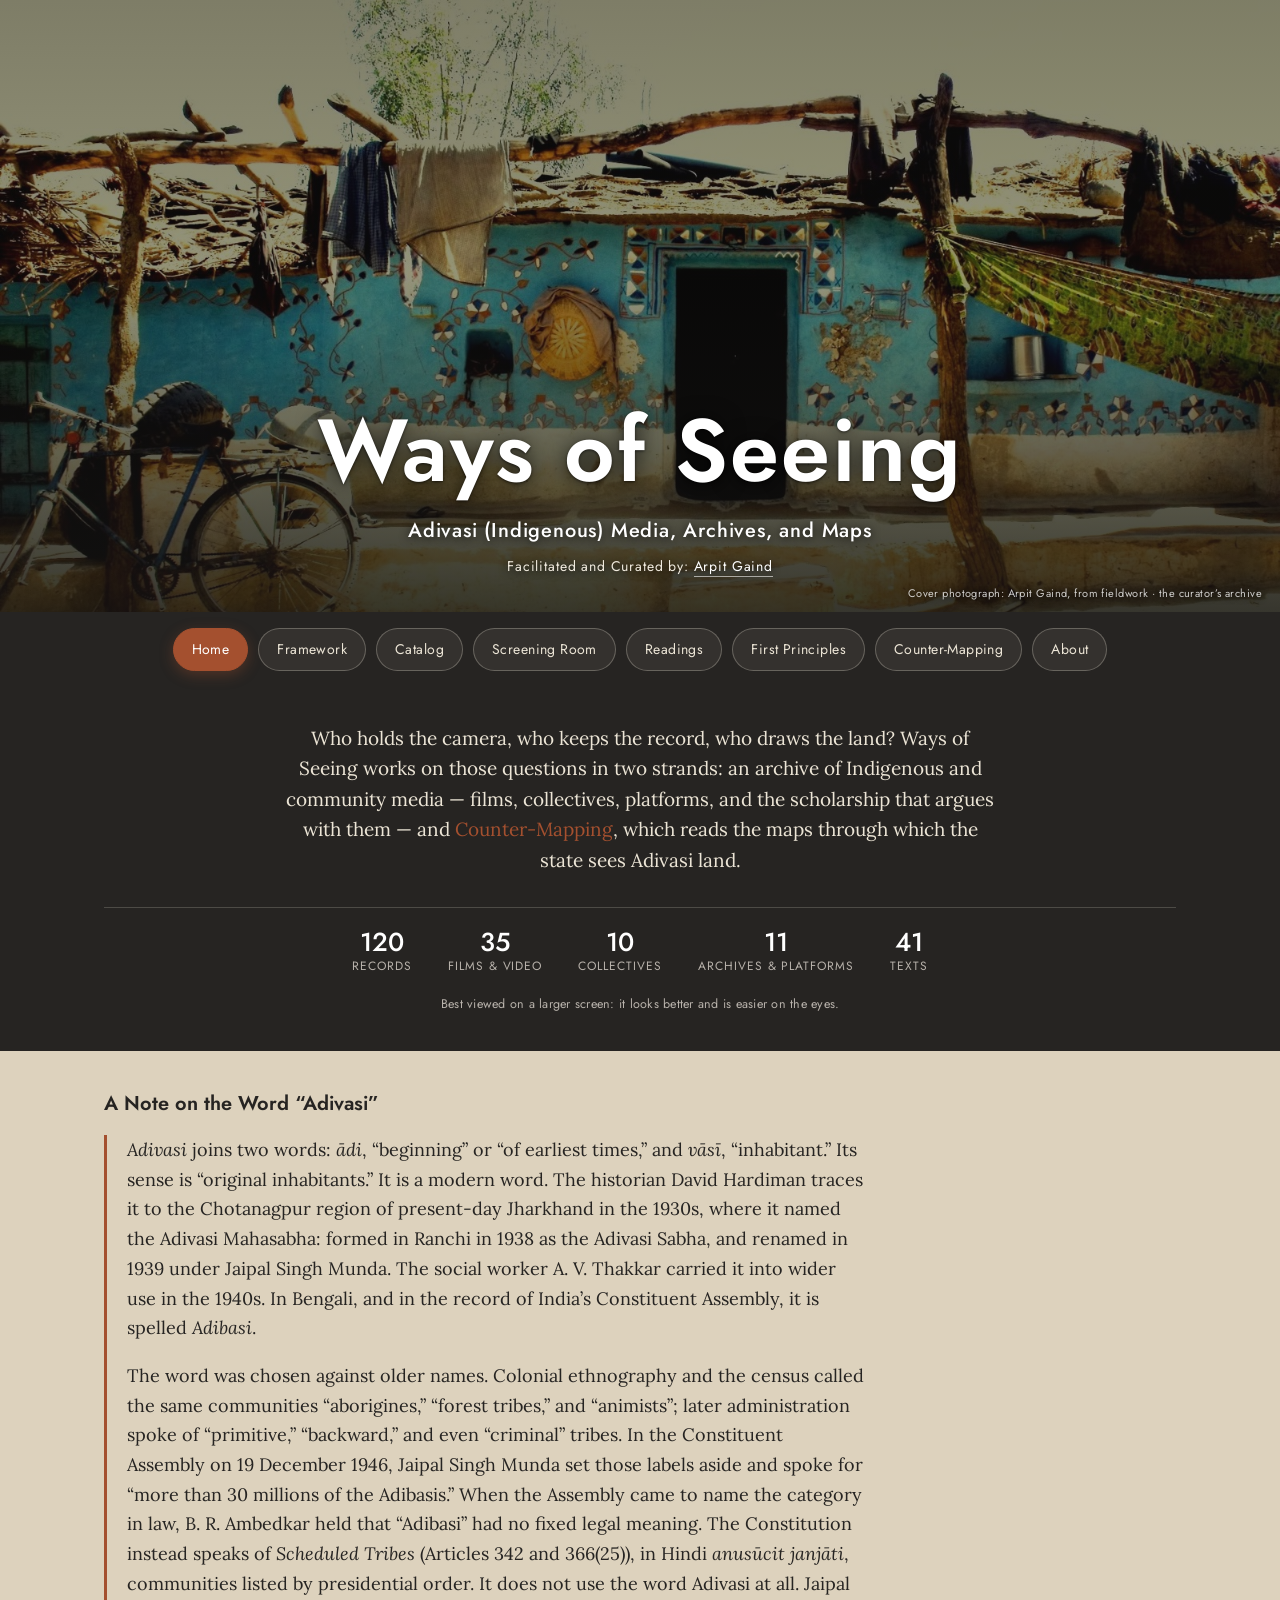
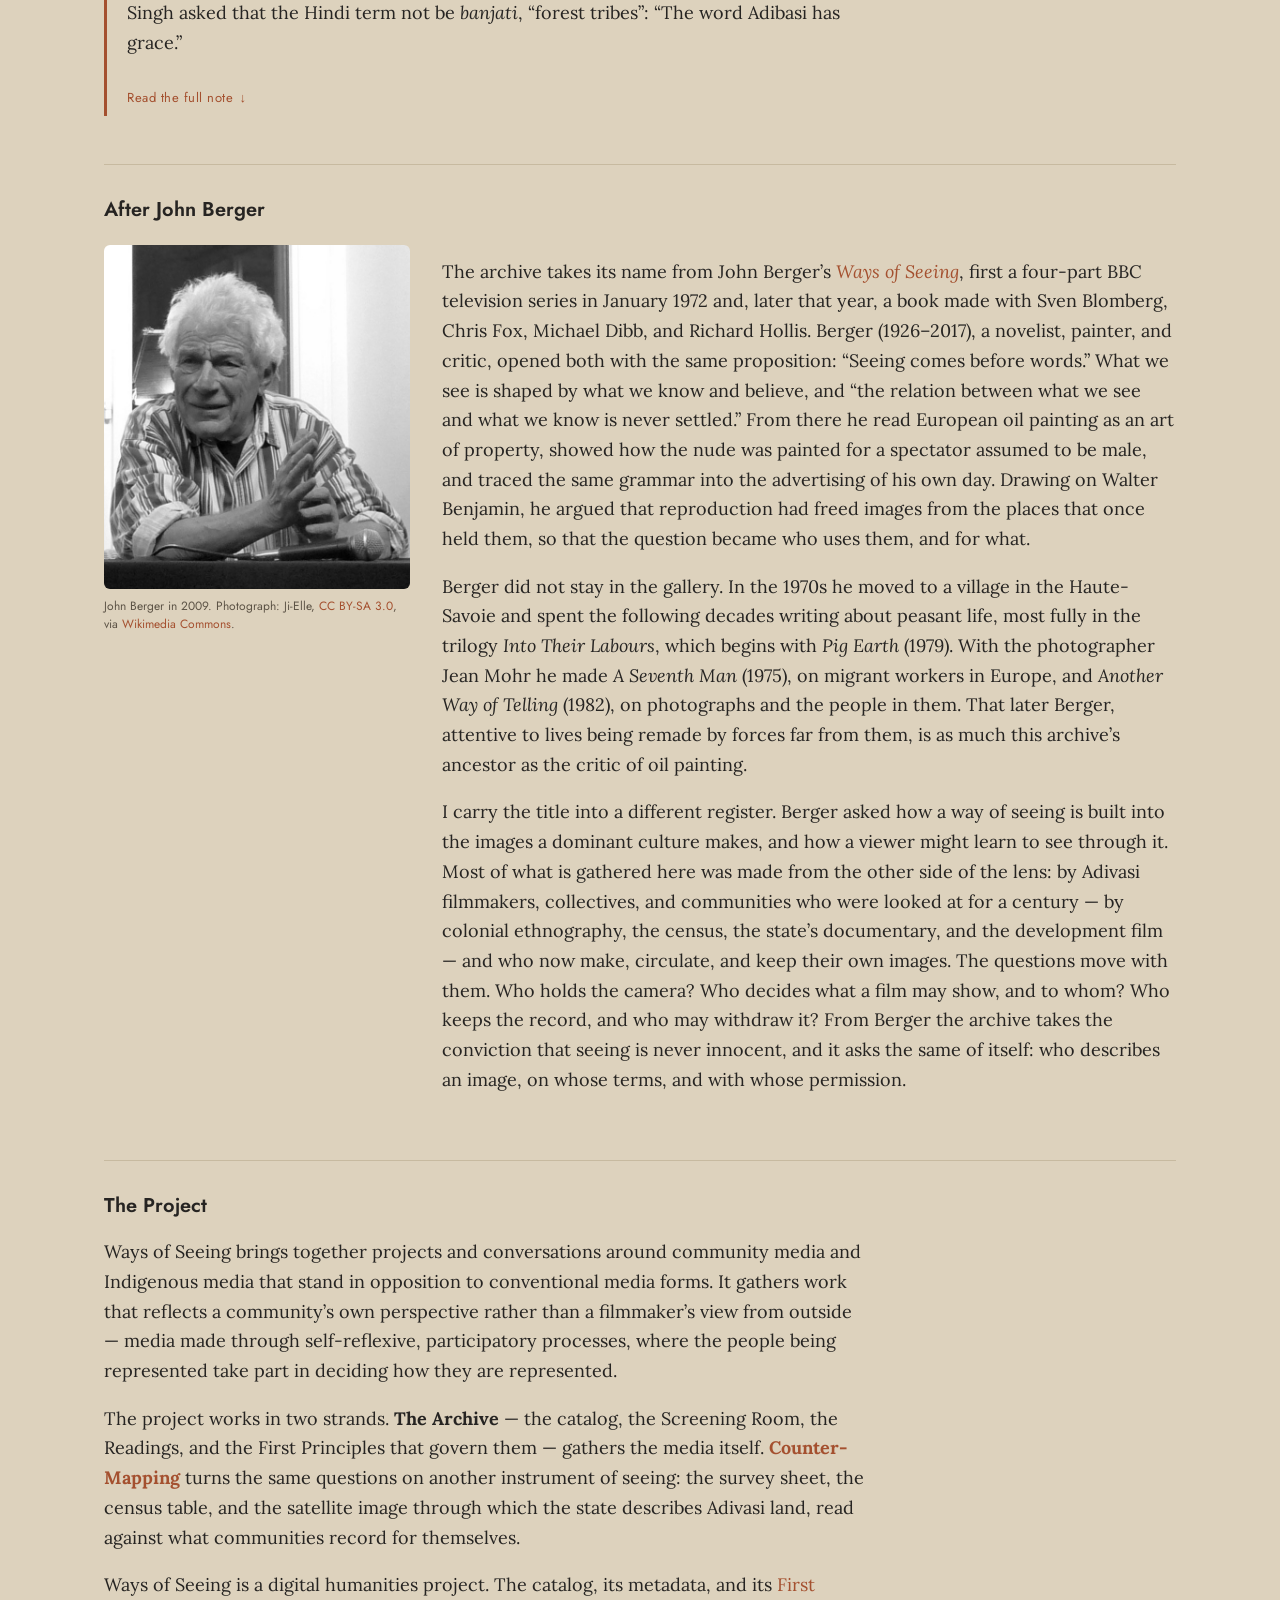
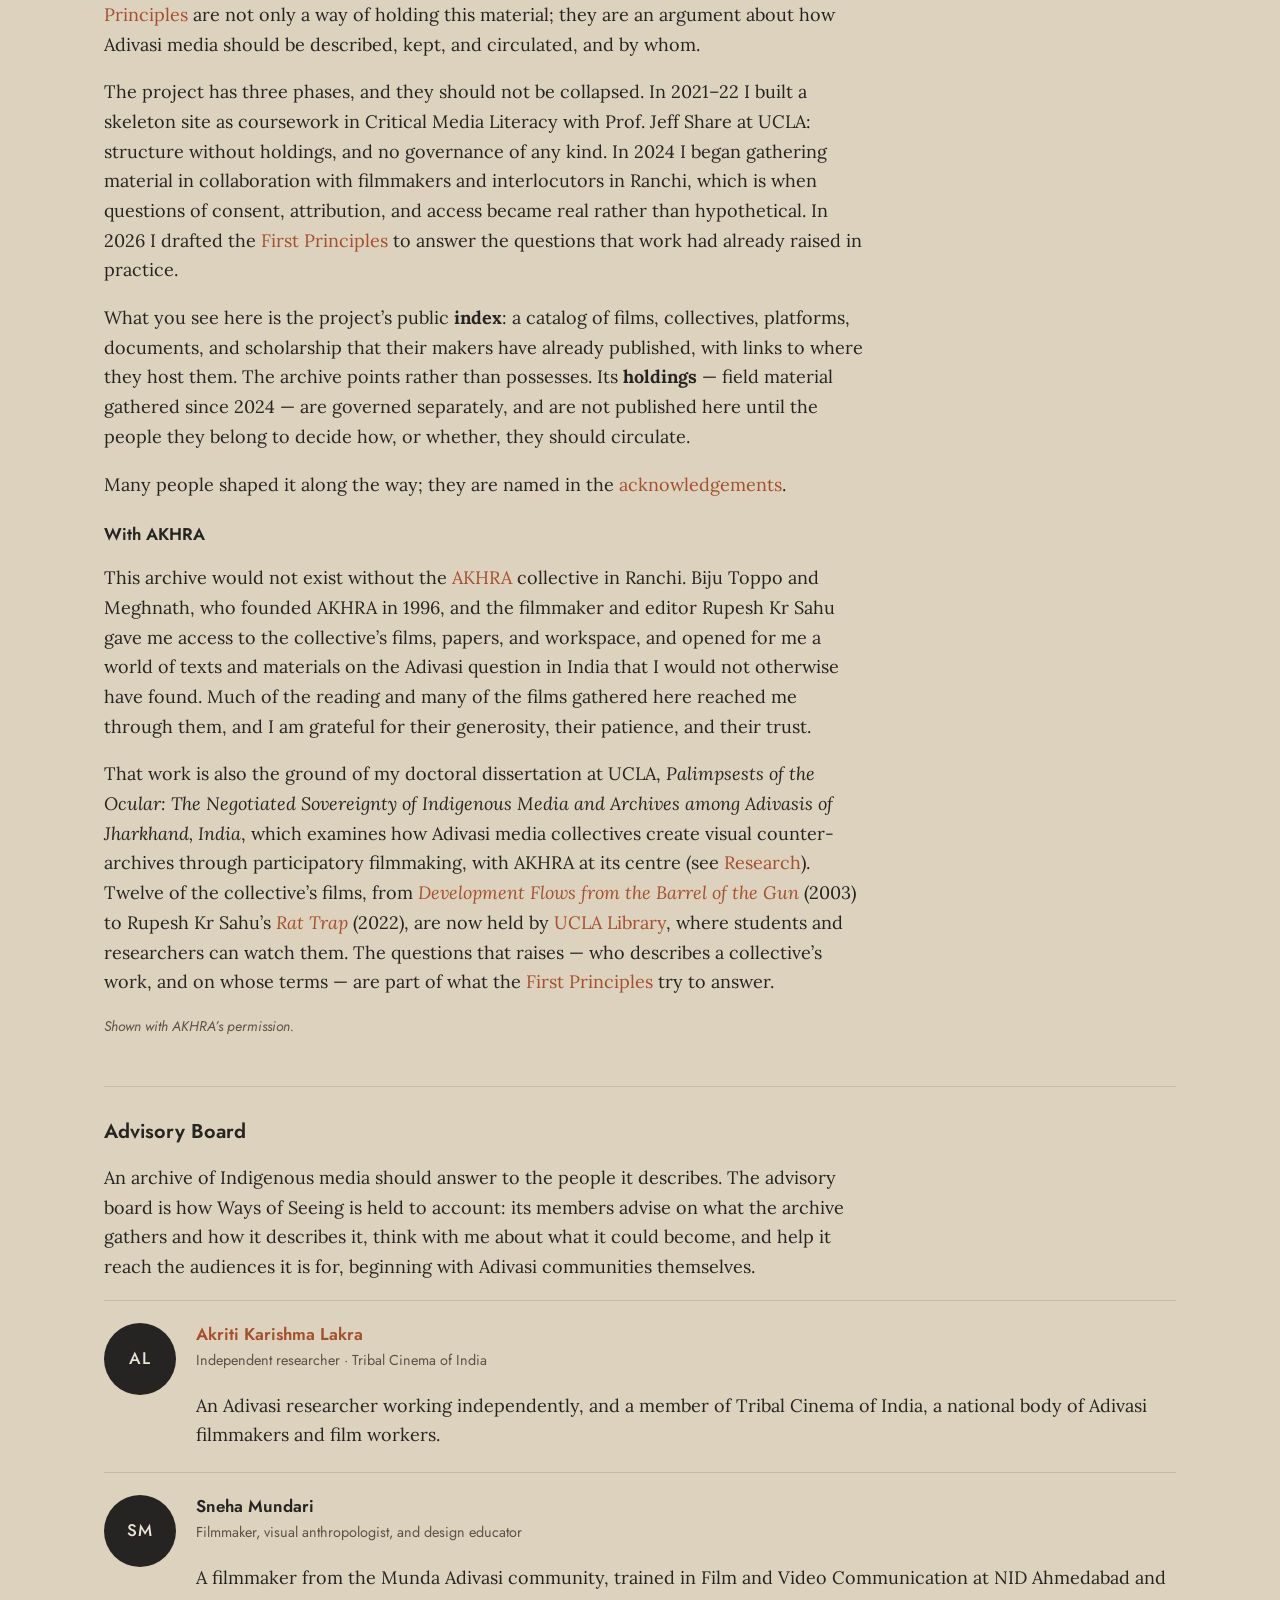
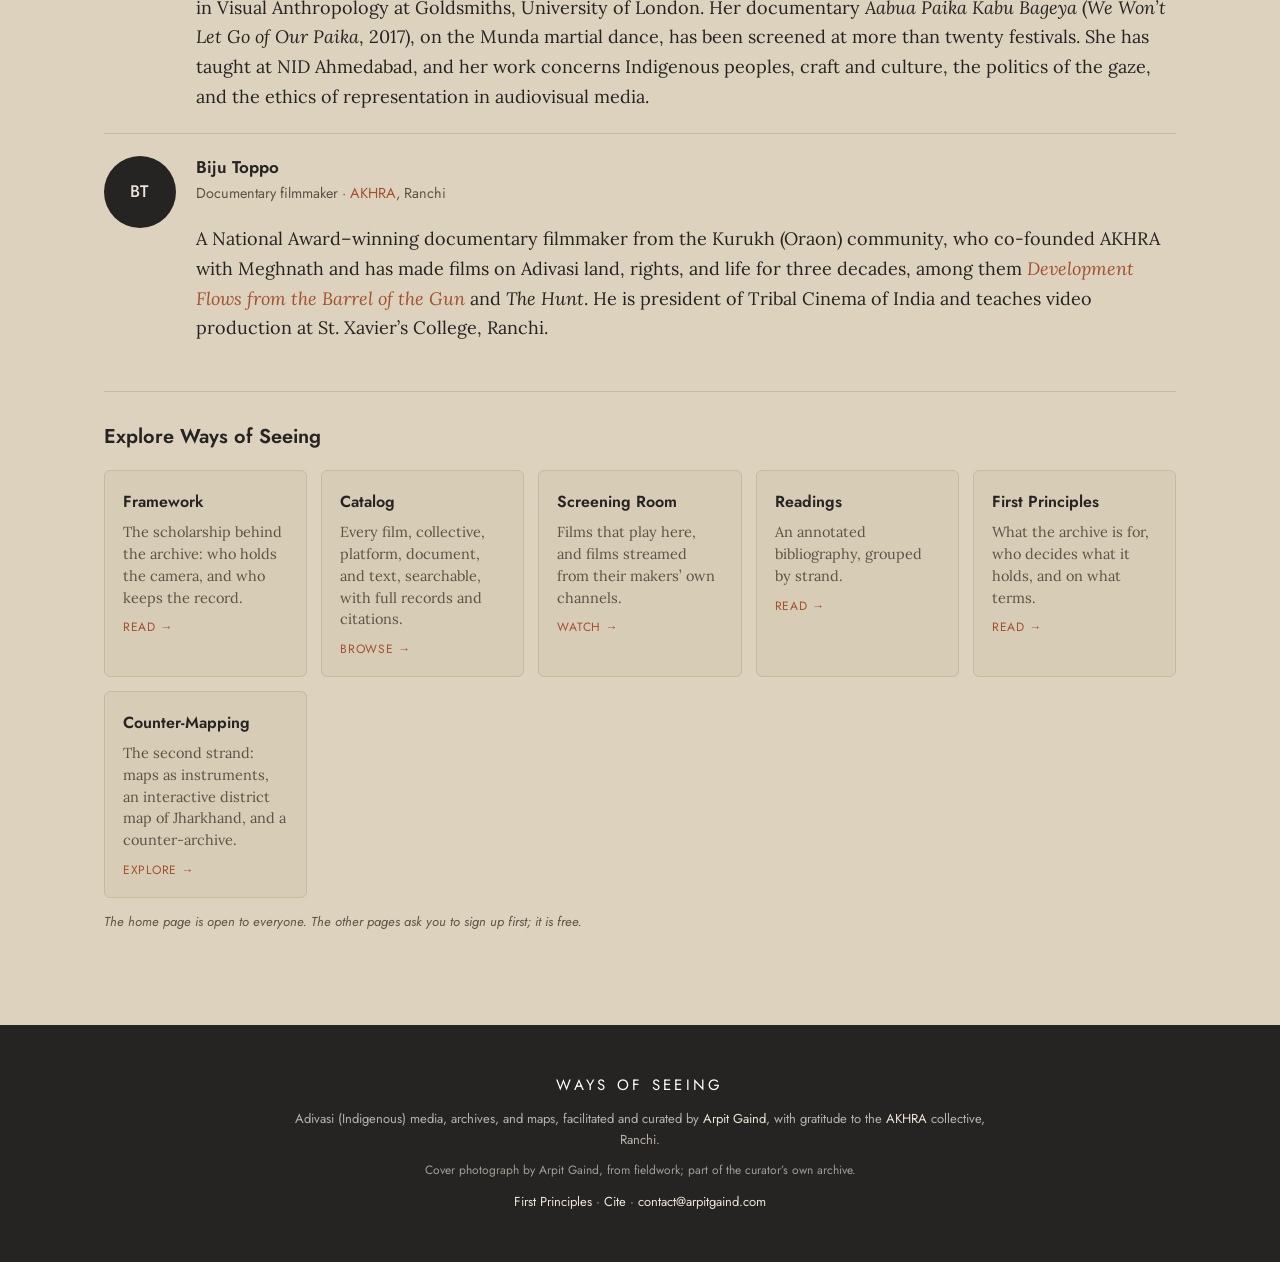
<file: index.html>
<!DOCTYPE html>
<html lang="en">
<head>
<meta charset="UTF-8">
<meta name="viewport" content="width=device-width, initial-scale=1.0">
<meta name="color-scheme" content="light only">
<title>Ways of Seeing — Adivasi (Indigenous) Media, Archives, and Maps</title>
<meta name="description" content="Ways of Seeing: Adivasi (Indigenous) media, archives, and maps. An archive of Indigenous and community media from Jharkhand and beyond, with a searchable catalog, screening room, annotated readings, and First Principles for community control; and Counter-Mapping, which reads the state&#39;s maps of Adivasi land against themselves.">
<link rel="canonical" href="https://waysofseeing.in/">
<meta property="og:type" content="website">
<meta property="og:title" content="Ways of Seeing — Adivasi (Indigenous) Media, Archives, and Maps">
<meta property="og:description" content="Ways of Seeing: Adivasi (Indigenous) media, archives, and maps. An archive of Indigenous and community media from Jharkhand and beyond, with a searchable catalog, screening room, annotated readings, and First Principles for community control; and Counter-Mapping, which reads the state&#39;s maps of Adivasi land against themselves.">
<meta property="og:url" content="https://waysofseeing.in/">
<meta property="og:image" content="https://waysofseeing.in/assets/img/waysofseeing-house.jpg">
<meta name="twitter:card" content="summary_large_image">
<link rel="stylesheet" href="assets/css/style.css">
<script>
(function () {
  var h = decodeURIComponent(location.hash.slice(1));
  if (!h) return;
  var pages = { framework: "framework.html", paths: "catalog.html#paths", catalog: "catalog.html",
    screening: "screening.html", readings: "readings.html", method: "principles.html",
    positionality: "about.html#positionality", cite: "about.html#cite" };
  if (/^WOS-\d+$/.test(h)) location.replace("catalog.html#" + h);
  else if (/^(read-WOS-\d+|strand-)/.test(h)) location.replace("readings.html#" + h);
  else if (pages[h]) location.replace(pages[h]);
})();
</script>
</head>
<body class="wos-site">

<div class="wos-brand wos-brand--home">
  <div class="wrap">
    <h1 class="wos-brand-head"><a href="index.html"><span class="wos-brand-title">Ways of Seeing</span></a></h1>
    <p class="wos-brand-sub">Adivasi (Indigenous) Media, Archives, and Maps</p>
    <p class="wos-brand-credit">Facilitated and Curated by: <a href="https://arpitgaind.com/">Arpit Gaind</a></p>
  </div>
  <p class="wos-cover-credit">Cover photograph: Arpit Gaind, from fieldwork &middot; the curator&rsquo;s archive</p>
</div>
<header class="site-header wos-tabsbar">
  <div class="wrap">
    <nav class="site-nav wos-pills" aria-label="Main">
      <ul>
        <li><a href="index.html" aria-current="page">Home</a></li>
        <li><a href="framework.html">Framework</a></li>
        <li><a href="catalog.html">Catalog</a></li>
        <li><a href="screening.html">Screening Room</a></li>
        <li><a href="readings.html">Readings</a></li>
        <li><a href="principles.html">First Principles</a></li>
        <li><a href="counter-mapping.html">Counter-Mapping</a></li>
        <li><a href="about.html">About</a></li>
      </ul>
    </nav>
  </div>
</header>

<section class="wos-masthead wos-masthead--home">
  <div class="wrap">
    <p class="wos-lede">Who holds the camera, who keeps the record, who draws the land? Ways of Seeing works on those
    questions in two strands: an archive of Indigenous and community media &mdash; films, collectives, platforms, and
    the scholarship that argues with them &mdash; and <a href="counter-mapping.html">Counter-Mapping</a>, which reads the
    maps through which the state sees Adivasi land.</p>
    <ul class="wos-stats">
      <li><strong data-wos-count="all">&ndash;</strong><span>Records</span></li>
      <li><strong data-wos-count="film">&ndash;</strong><span>Films &amp; video</span></li>
      <li><strong data-wos-count="collective">&ndash;</strong><span>Collectives</span></li>
      <li><strong data-wos-count="platform">&ndash;</strong><span>Archives &amp; platforms</span></li>
      <li><strong data-wos-count="text">&ndash;</strong><span>Texts</span></li>
    </ul>
    <p class="wos-device-note">Best viewed on a larger screen: it looks better and is easier on the eyes.</p>
  </div>
</section>


<main class="wide wos">
  <div class="wrap">

    <h2 id="adivasi">A Note on the Word &ldquo;Adivasi&rdquo;</h2>
    <div class="wos-prose wos-term">
      <p>
        <em>Adivasi</em> joins two words: <em>ādi</em>, &ldquo;beginning&rdquo; or &ldquo;of earliest times,&rdquo; and
        <em>vāsī</em>, &ldquo;inhabitant.&rdquo; Its sense is &ldquo;original inhabitants.&rdquo; It is a modern word. The
        historian David Hardiman traces it to the Chotanagpur region of present-day Jharkhand in the 1930s, where it
        named the Adivasi Mahasabha: formed in Ranchi in 1938 as the Adivasi Sabha, and renamed in 1939 under
        Jaipal Singh Munda. The social worker A. V. Thakkar carried it into wider use in the 1940s. In Bengali, and in
        the record of India&rsquo;s Constituent Assembly, it is spelled <em>Adibasi</em>.
      </p>
      <p>
        The word was chosen against older names. Colonial ethnography and the census called the same communities
        &ldquo;aborigines,&rdquo; &ldquo;forest tribes,&rdquo; and &ldquo;animists&rdquo;; later administration spoke of
        &ldquo;primitive,&rdquo; &ldquo;backward,&rdquo; and even &ldquo;criminal&rdquo; tribes. In the Constituent Assembly
        on 19 December 1946, Jaipal Singh Munda set those labels aside and spoke for &ldquo;more than 30 millions of
        the Adibasis.&rdquo; When the Assembly came to name the category in law, B. R. Ambedkar held that
        &ldquo;Adibasi&rdquo; had no fixed legal meaning. The Constitution instead speaks of <em>Scheduled Tribes</em>
        (Articles 342 and 366(25)), in Hindi <em>anusūcit janjāti</em>, communities listed by presidential order. It
        does not use the word Adivasi at all. Jaipal Singh asked that the Hindi term not be <em>banjati</em>,
        &ldquo;forest tribes&rdquo;: &ldquo;The word Adibasi has grace.&rdquo;
      </p>
      <div class="bio-more" id="adivasi-more">
        <p>
          The names still carry politics. Hindu nationalist organizations prefer <em>vanvasi</em>, &ldquo;forest
          dweller,&rdquo; a word that sets aside any claim to prior habitation, and many Adivasi people reject it.
          Earlier coinages by Gandhian social workers, such as <em>girijan</em> (&ldquo;hill people&rdquo;), never took hold
          among the people they described.
        </p>
        <p>
          Adivasi and Indigenous overlap, but they are not the same. Internationally, &ldquo;Indigenous peoples&rdquo; is
          the name under which communities claim rights, as in the UN Declaration on the Rights of Indigenous Peoples
          (2007). India voted for the Declaration, but its government takes the position that all citizens of India are
          indigenous, and it has not ratified ILO Convention 169, though it remains party to the earlier Convention 107.
          Scholars disagree as well. André Béteille argues that the idea travels poorly to India, where it is rarely
          possible to show who settled first; Virginius Xaxa that the claim rests less on literal first residence than
          on the prior claims of dispossessed peoples to land and resources; Sumit Guha that ideas of pristine
          indigenous ethnicity grew out of nineteenth-century colonial anthropology.
        </p>
        <p>
          The word has regional limits too. Many communities in Northeast India call themselves tribal or indigenous and
          associate &ldquo;Adivasi&rdquo; with central India. In Assam, &ldquo;Adivasi&rdquo; names the descendants of Oraon,
          Munda, Kharia, Santal, and other workers brought from central India to the tea gardens in the nineteenth
          century, who are classified there as Other Backward Classes rather than Scheduled Tribes.
        </p>
        <p>
          In this archive I use <em>Adivasi</em>, as many of the people and collectives it gathers do, and
          <em>Indigenous</em> where the conversation is international. <em>Tribe</em> and <em>tribal</em> appear where they
          are the language of the state or of a source; <em>aboriginal</em> only when quoting the colonial record. The
          2011 Census counted 104 million people as Scheduled Tribes, 8.6 per cent of India&rsquo;s population; in
          Jharkhand, 26 per cent.
        </p>
        <details class="wos-term-sources">
          <summary>Sources for this note</summary>
          <ul>
            <li>Hardiman, David. 1987. <em>The Coming of the Devi: Adivasi Assertion in Western India</em>. Delhi: Oxford University Press, 13&ndash;15. <a href="https://warwick.ac.uk/fac/arts/history/people/staff_index/dhardiman/coming_of_the_devi.pdf" target="_blank" rel="noopener">PDF</a></li>
            <li>Tewari, Saagar. 2022. &ldquo;Framing the Fifth Schedule: Tribal Agency and the Making of the Indian Constitution (1937&ndash;1950).&rdquo; <em>Modern Asian Studies</em> 56 (5): 1556&ndash;94. <a href="https://doi.org/10.1017/S0026749X21000779" target="_blank" rel="noopener">DOI</a></li>
            <li>Constituent Assembly Debates, 19 December 1946; 2 December 1948; 5 September 1949. <a href="https://www.constitutionofindia.net/debates/19-dec-1946/" target="_blank" rel="noopener">1946</a> &middot; <a href="https://www.constitutionofindia.net/debates/02-dec-1948/" target="_blank" rel="noopener">1948</a> &middot; <a href="https://www.constitutionofindia.net/debates/05-sep-1949/" target="_blank" rel="noopener">1949</a></li>
            <li>Government of India. <em>The Constitution of India</em>, Articles 342 and 366(25). <a href="https://www.legislative.gov.in/static/uploads/2025/07/88cca69e868e50b217f855be2fb8bdba.pdf" target="_blank" rel="noopener">PDF</a></li>
            <li>Government of India, Ministry of Tribal Affairs. 2014. <em>Report of the High Level Committee on Socio-Economic, Health and Educational Status of Tribal Communities of India</em> (Xaxa Committee). <a href="https://cjp.org.in/wp-content/uploads/2019/10/2014-Xaxa-Tribal-Committee-Report.pdf" target="_blank" rel="noopener">PDF</a></li>
            <li>Baviskar, Amita. 2007. &ldquo;Indian Indigeneities: Adivasi Engagements with Hindu Nationalism in India.&rdquo; In <em>Indigenous Experience Today</em>, edited by Marisol de la Cadena and Orin Starn, 275&ndash;303. Oxford: Berg.</li>
            <li>United Nations. 2007. &ldquo;General Assembly Adopts Declaration on Rights of Indigenous Peoples.&rdquo; Press release GA/10612. <a href="https://press.un.org/en/2007/ga10612.doc.htm" target="_blank" rel="noopener">Link</a></li>
            <li>International Labour Organization. &ldquo;India&rdquo; (country note on indigenous and tribal peoples). <a href="https://www.ilo.org/sites/default/files/wcmsp5/groups/public/@ed_norm/@normes/documents/sitestudiocontentelements/wcms_con_txt_itp_reg_ind_en.pdf" target="_blank" rel="noopener">PDF</a></li>
            <li>B&eacute;teille, Andr&eacute;. 1998. &ldquo;The Idea of Indigenous People.&rdquo; <em>Current Anthropology</em> 39 (2): 187&ndash;92. <a href="https://doi.org/10.1086/204717" target="_blank" rel="noopener">DOI</a></li>
            <li>Xaxa, Virginius. 1999. &ldquo;Tribes as Indigenous People of India.&rdquo; <em>Economic and Political Weekly</em> 34 (51): 3589&ndash;95. <a href="https://www.jstor.org/stable/4408738" target="_blank" rel="noopener">JSTOR</a></li>
            <li>Guha, Sumit. 1999. <em>Environment and Ethnicity in India, 1200&ndash;1991</em>. Cambridge: Cambridge University Press. <a href="https://doi.org/10.1017/CBO9780511523946" target="_blank" rel="noopener">DOI</a></li>
            <li>Chophy, G. Kanato. 2025. &ldquo;Contested Tribes: The Subjectivity of Tribe and State in India.&rdquo; <em>Public Humanities</em> 1: e143. <a href="https://doi.org/10.1017/pub.2025.10059" target="_blank" rel="noopener">DOI</a></li>
            <li>Lakra, Joseph M. 2024. &ldquo;&lsquo;Tea Tribe&rsquo; or &lsquo;Scheduled Tribe&rsquo;? Vexed Adivasi Identity in Assam.&rdquo; <em>Sociological Bulletin</em> 73 (4): 398&ndash;408. <a href="https://doi.org/10.1177/00380229241287342" target="_blank" rel="noopener">DOI</a></li>
            <li>Government of India, Ministry of Tribal Affairs. 2013. <em>Statistical Profile of Scheduled Tribes in India 2013</em>, tables 1.6 and 1.8. <a href="https://tribal.nic.in/downloads/Statistics/StatisticalProfileofSTs2013.pdf" target="_blank" rel="noopener">PDF</a></li>
          </ul>
        </details>
    
      </div>
      <button type="button" class="toggle-btn" data-toggle="#adivasi-more" data-show-text="Read the full note" data-hide-text="Show less"></button>
    </div>

    <h2 id="berger">After John Berger</h2>
    <div class="wos-berger">
      <figure class="wos-berger-photo">
        <img src="assets/img/john-berger-2009-ji-elle.jpg" alt="John Berger, white-haired, speaking with his hands at a table with a microphone" loading="lazy">
        <figcaption>John Berger in 2009. Photograph: Ji-Elle,
          <a href="https://creativecommons.org/licenses/by-sa/3.0/" target="_blank" rel="noopener">CC BY-SA 3.0</a>, via
          <a href="https://commons.wikimedia.org/wiki/File:John_Berger-2009_(1)_(cropped).jpg" target="_blank" rel="noopener">Wikimedia Commons</a>.</figcaption>
      </figure>
      <div class="wos-prose">
        <p>
          The archive takes its name from John Berger&rsquo;s <a href="catalog.html#WOS-050"><em>Ways of Seeing</em></a>, first a
          four-part BBC television series in January 1972 and, later that year, a book made with Sven Blomberg, Chris
          Fox, Michael Dibb, and Richard Hollis. Berger (1926&ndash;2017), a novelist, painter, and critic, opened both with
          the same proposition: &ldquo;Seeing comes before words.&rdquo; What we see is shaped by what we know and believe,
          and &ldquo;the relation between what we see and what we know is never settled.&rdquo; From there he read European
          oil painting as an art of property, showed how the nude was painted for a spectator assumed to be male, and
          traced the same grammar into the advertising of his own day. Drawing on Walter Benjamin, he argued that
          reproduction had freed images from the places that once held them, so that the question became who uses
          them, and for what.
        </p>
        <p>
          Berger did not stay in the gallery. In the 1970s he moved to a village in the Haute-Savoie and spent the
          following decades writing about peasant life, most fully in the trilogy <em>Into Their Labours</em>, which begins
          with <em>Pig Earth</em> (1979). With the photographer Jean Mohr he made <em>A Seventh Man</em> (1975), on migrant
          workers in Europe, and <em>Another Way of Telling</em> (1982), on photographs and the people in them. That later
          Berger, attentive to lives being remade by forces far from them, is as much this archive&rsquo;s ancestor as the
          critic of oil painting.
        </p>
        <p>
          I carry the title into a different register. Berger asked how a way of seeing is built into the images a
          dominant culture makes, and how a viewer might learn to see through it. Most of what is gathered here was
          made from the other side of the lens: by Adivasi filmmakers, collectives, and communities who were looked at
          for a century &mdash; by colonial ethnography, the census, the state&rsquo;s documentary, and the development film
          &mdash; and who now make, circulate, and keep their own images. The questions move with them. Who holds the
          camera? Who decides what a film may show, and to whom? Who keeps the record, and who may withdraw it? From
          Berger the archive takes the conviction that seeing is never innocent, and it asks the same of itself: who
          describes an image, on whose terms, and with whose permission.
        </p>
      </div>
    </div>

    <h2 id="project">The Project</h2>
    <div class="wos-prose">
      <p>
        Ways of Seeing brings together projects and conversations around community media and Indigenous media that
        stand in opposition to conventional media forms. It gathers work that reflects a community&rsquo;s own
        perspective rather than a filmmaker&rsquo;s view from outside &mdash; media made through self-reflexive,
        participatory processes, where the people being represented take part in deciding how they are represented.
      </p>
      <p>
        The project works in two strands. <strong>The Archive</strong> &mdash; the catalog, the Screening Room, the
        Readings, and the First Principles that govern them &mdash; gathers the media itself.
        <a href="counter-mapping.html"><strong>Counter-Mapping</strong></a> turns the same questions on another
        instrument of seeing: the survey sheet, the census table, and the satellite image through which the state
        describes Adivasi land, read against what communities record for themselves.
      </p>
      <p>
        Ways of Seeing is a digital humanities project. The catalog, its metadata, and its
        <a href="principles.html">First Principles</a> are not only a way of holding this material; they are an
        argument about how Adivasi media should be described, kept, and circulated, and by whom.
      </p>
      <p>
        The project has three phases, and they should not be collapsed. In 2021&ndash;22 I built a skeleton site as
        coursework in Critical Media Literacy with Prof. Jeff Share at UCLA: structure without holdings, and no
        governance of any kind. In 2024 I began gathering material in collaboration with filmmakers and interlocutors
        in Ranchi, which is when questions of consent, attribution, and access became real rather than hypothetical.
        In 2026 I drafted the <a href="principles.html">First Principles</a> to answer the questions that work had already
        raised in practice.
      </p>
      <p>
        What you see here is the project&rsquo;s public <strong>index</strong>: a catalog of films, collectives,
        platforms, documents, and scholarship that their makers have already published, with links to where they host
        them. The archive points rather than possesses. Its <strong>holdings</strong> &mdash; field material gathered
        since 2024 &mdash; are governed separately, and are not published here until the people they belong to decide
        how, or whether, they should circulate.
      </p>
      <p>
        Many people shaped it along the way; they are named in the
        <a href="about.html#acknowledgements">acknowledgements</a>.
      </p>
    </div>

    <h3 id="with-akhra">With AKHRA</h3>
    <div class="wos-prose">
      <p>
        This archive would not exist without the <a href="catalog.html#WOS-010">AKHRA</a> collective in Ranchi. Biju Toppo and
        Meghnath, who founded AKHRA in 1996, and the filmmaker and editor Rupesh Kr Sahu gave me access to the
        collective&rsquo;s films, papers, and workspace, and opened for me a world of texts and materials on the
        Adivasi question in India that I would not otherwise have found. Much of the reading and many of the films
        gathered here reached me through them, and I am grateful for their generosity, their patience, and their
        trust.
      </p>
      <p>
        That work is also the ground of my doctoral dissertation at UCLA, <em>Palimpsests of the Ocular: The Negotiated Sovereignty of Indigenous Media and Archives among Adivasis of Jharkhand, India</em>, which examines how Adivasi
        media collectives create visual counter-archives through participatory filmmaking, with AKHRA at its centre
        (see <a href="https://arpitgaind.com/research.html#dissertation">Research</a>). Twelve of the collective&rsquo;s films, from
        <a href="catalog.html#WOS-022"><em>Development Flows from the Barrel of the Gun</em></a> (2003) to Rupesh Kr Sahu&rsquo;s
        <a href="catalog.html#WOS-106"><em>Rat Trap</em></a> (2022), are now held by
        <a href="https://search.library.ucla.edu/discovery/search?query=any,contains,Akhra%20Ranchi&amp;vid=01UCS_LAL:UCLA" target="_blank" rel="noopener">UCLA Library</a>,
        where students and researchers can watch them. The questions that raises &mdash; who describes a
        collective&rsquo;s work, and on whose terms &mdash; are part of what the
        <a href="principles.html">First Principles</a> try to answer.
      </p>
      <p class="wos-permission">Shown with AKHRA&rsquo;s permission.</p>
    </div>

    <h2 id="advisory">Advisory Board</h2>
    <div class="wos-prose">
      <p>
        An archive of Indigenous media should answer to the people it describes. The advisory board is how Ways of
        Seeing is held to account: its members advise on what the archive gathers and how it describes it, think with
        me about what it could become, and help it reach the audiences it is for, beginning with Adivasi communities
        themselves.
      </p>
    </div>
    <div class="wos-board">
      <div class="wos-member">
        <div class="wos-member-mark" aria-hidden="true">AL</div>
        <div>
          <h3><a href="https://in.linkedin.com/in/akriti-karishma-lakra-830898191" target="_blank" rel="noopener">Akriti Karishma Lakra</a></h3>
          <p class="wos-member-role">Independent researcher &middot; Tribal Cinema of India</p>
          <p>An Adivasi researcher working independently, and a member of Tribal Cinema of India, a national body of
          Adivasi filmmakers and film workers.</p>
        </div>
      </div>
      <div class="wos-member">
        <div class="wos-member-mark" aria-hidden="true">SM</div>
        <div>
          <h3>Sneha Mundari</h3>
          <p class="wos-member-role">Filmmaker, visual anthropologist, and design educator</p>
          <p>A filmmaker from the Munda Adivasi community, trained in Film and Video Communication at NID Ahmedabad and in
          Visual Anthropology at Goldsmiths, University of London. Her documentary <em>Aabua Paika Kabu Bageya</em>
          (<em>We Won&rsquo;t Let Go of Our Paika</em>, 2017), on the Munda martial dance, has been screened at more
          than twenty festivals. She has taught at NID Ahmedabad, and her work concerns Indigenous peoples, craft and
          culture, the politics of the gaze, and the ethics of representation in audiovisual media.</p>
        </div>
      </div>
      <div class="wos-member">
        <div class="wos-member-mark" aria-hidden="true">BT</div>
        <div>
          <h3>Biju Toppo</h3>
          <p class="wos-member-role">Documentary filmmaker &middot; <a href="catalog.html#WOS-010">AKHRA</a>, Ranchi</p>
          <p>A National Award&ndash;winning documentary filmmaker from the Kurukh (Oraon) community, who co-founded
          AKHRA with Meghnath and has made films on Adivasi land, rights, and life for three decades, among them
          <a href="catalog.html#WOS-022"><em>Development Flows from the Barrel of the Gun</em></a> and <em>The Hunt</em>.
          He is president of Tribal Cinema of India and teaches video production at St. Xavier&rsquo;s College, Ranchi.</p>
        </div>
      </div>
    </div>

    <h2 id="explore">Explore Ways of Seeing</h2>
    <div class="wos-paths">
      <a class="wos-path" href="framework.html">
        <strong>Framework</strong>
        <span>The scholarship behind the archive: who holds the camera, and who keeps the record.</span>
        <em>Read &rarr;</em>
      </a>
      <a class="wos-path" href="catalog.html">
        <strong>Catalog</strong>
        <span>Every film, collective, platform, document, and text, searchable, with full records and citations.</span>
        <em>Browse &rarr;</em>
      </a>
      <a class="wos-path" href="screening.html">
        <strong>Screening Room</strong>
        <span>Films that play here, and films streamed from their makers&rsquo; own channels.</span>
        <em>Watch &rarr;</em>
      </a>
      <a class="wos-path" href="readings.html">
        <strong>Readings</strong>
        <span>An annotated bibliography, grouped by strand.</span>
        <em>Read &rarr;</em>
      </a>
      <a class="wos-path" href="principles.html">
        <strong>First Principles</strong>
        <span>What the archive is for, who decides what it holds, and on what terms.</span>
        <em>Read &rarr;</em>
      </a>
      <a class="wos-path" href="counter-mapping.html">
        <strong>Counter-Mapping</strong>
        <span>The second strand: maps as instruments, an interactive district map of Jharkhand, and a counter-archive.</span>
        <em>Explore &rarr;</em>
      </a>
    </div>
    <p class="note">The home page is open to everyone. The other pages ask you to sign up first; it is free.</p>


  </div>
</main>

<footer class="site-footer wos-footer">
  <div class="wrap">
    <p class="wos-footer-title">Ways of Seeing</p>
    <p>Adivasi (Indigenous) media, archives, and maps, facilitated and curated by <a href="https://arpitgaind.com/">Arpit Gaind</a>, with gratitude to the
    <a href="catalog.html#WOS-010">AKHRA</a> collective, Ranchi.</p>
    <p class="wos-footer-credit">Cover photograph by Arpit Gaind, from fieldwork; part of the curator&rsquo;s own archive.</p>
    <p><a href="principles.html">First Principles</a> &middot; <a href="about.html#cite">Cite</a> &middot;
    <a href="mailto:contact@arpitgaind.com">contact@arpitgaind.com</a></p>
  </div>
</footer>

<script src="assets/js/main.js" defer></script>
<script src="assets/js/wos-data.js" defer></script>
<script src="assets/js/wos-catalog.js" defer></script>
</body>
</html>
</file>
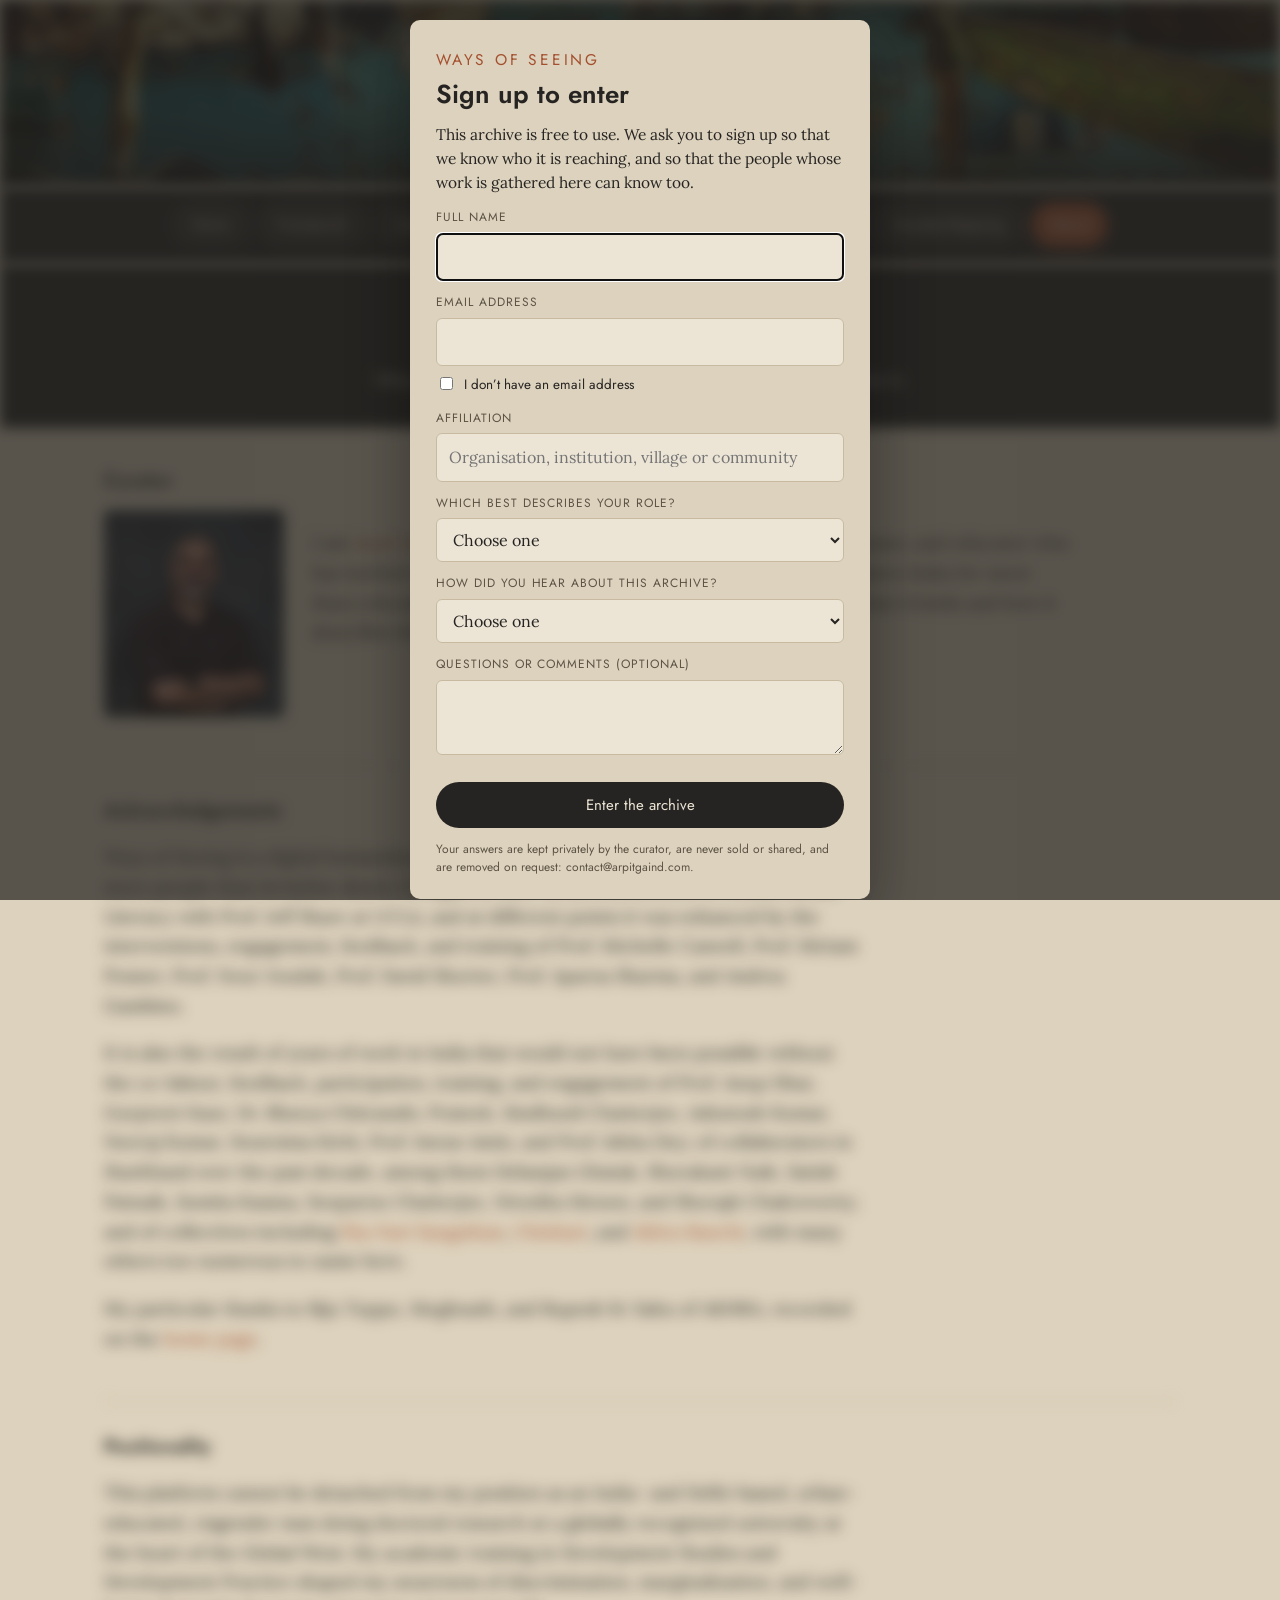
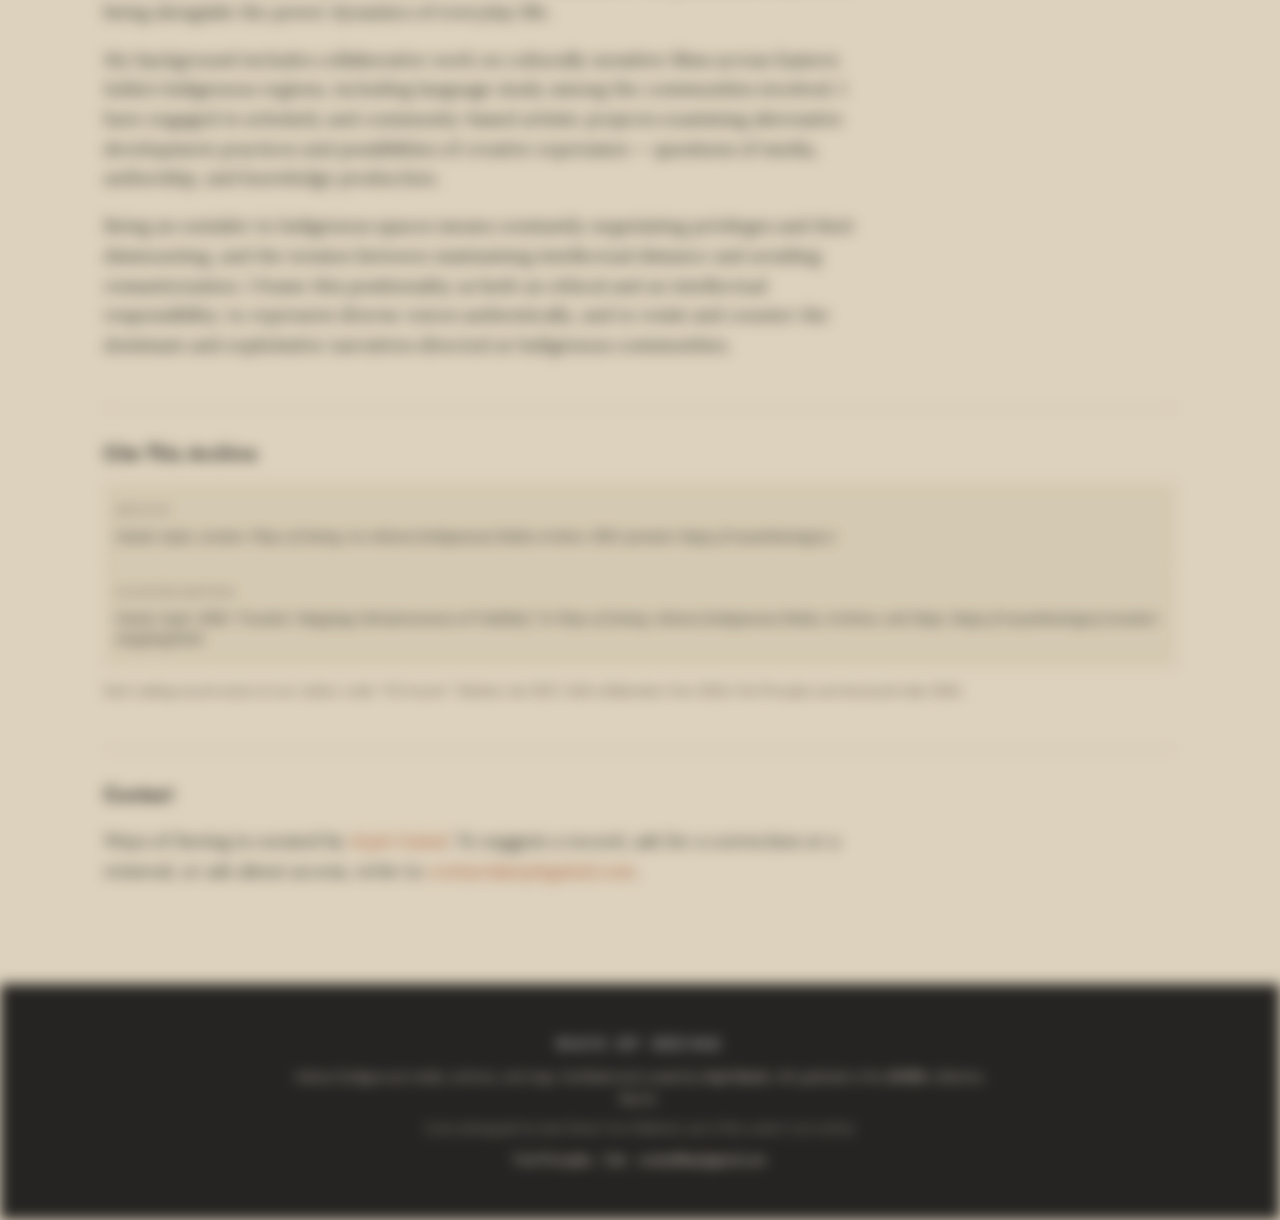
<file: about.html>
<!DOCTYPE html>
<html lang="en">
<head>
<meta charset="UTF-8">
<meta name="viewport" content="width=device-width, initial-scale=1.0">
<meta name="color-scheme" content="light only">
<title>About — Ways of Seeing</title>
<meta name="description" content="About the Ways of Seeing archive: the curator's positionality, how to cite the archive, and how to get in touch.">
<link rel="canonical" href="https://waysofseeing.in/about.html">
<meta property="og:type" content="website">
<meta property="og:title" content="About — Ways of Seeing">
<meta property="og:description" content="About the Ways of Seeing archive: the curator's positionality, how to cite the archive, and how to get in touch.">
<meta property="og:url" content="https://waysofseeing.in/about.html">
<meta property="og:image" content="https://waysofseeing.in/assets/img/waysofseeing-house.jpg">
<meta name="twitter:card" content="summary_large_image">
<link rel="stylesheet" href="assets/css/style.css">
</head>
<body class="wos-site">

<div class="wos-brand">
  <div class="wrap">
    <p class="wos-brand-head"><a href="index.html"><span class="wos-brand-title">Ways of Seeing</span></a></p>
    <p class="wos-brand-sub">Adivasi (Indigenous) Media, Archives, and Maps</p>
    <p class="wos-brand-credit">Facilitated and Curated by: <a href="https://arpitgaind.com/">Arpit Gaind</a></p>
  </div>
</div>
<header class="site-header wos-tabsbar">
  <div class="wrap">
    <nav class="site-nav wos-pills" aria-label="Main">
      <ul>
        <li><a href="index.html">Home</a></li>
        <li><a href="framework.html">Framework</a></li>
        <li><a href="catalog.html">Catalog</a></li>
        <li><a href="screening.html">Screening Room</a></li>
        <li><a href="readings.html">Readings</a></li>
        <li><a href="principles.html">First Principles</a></li>
        <li><a href="counter-mapping.html">Counter-Mapping</a></li>
        <li><a href="about.html" aria-current="page">About</a></li>
      </ul>
    </nav>
  </div>
</header>

<section class="wos-masthead wos-pagehead" id="about">
  <div class="wrap">
    <h1>About</h1>
    <p class="wos-lede">Who curates Ways of Seeing, from what position, and how to cite it.</p>
  </div>
</section>

<main class="wide wos">
  <div class="wrap">

    <h2 id="curator">Curator</h2>
    <div class="wos-curator">
      <img src="assets/img/curator-arpit-gaind.jpg" alt="Arpit Gaind, smiling, arms crossed, against a dark grey backdrop" loading="lazy">
      <div class="wos-prose">
        <p>
          I am <a href="https://arpitgaind.com/">Arpit Gaind</a>, a Ph.D. candidate at UCLA and a scholar, practitioner, and
          educator who has worked with Adivasi communities and media collectives in eastern India for more than a
          decade. I curate Ways of Seeing, and the decisions about what it holds and how it describes that material
          are mine to answer for.
        </p>
      </div>
    </div>

    <h2 id="acknowledgements">Acknowledgements</h2>
    <div class="wos-prose">
      <p>
        Ways of Seeing is a digital humanities project, and like most such projects it was built by more people than
        its byline shows. It began in 2021&ndash;22 as coursework in Critical Media Literacy with Prof. Jeff Share at
        UCLA, and at different points it was enhanced by the interventions, engagement, feedback, and training of
        Prof. Michelle Caswell, Prof. Miriam Posner, Prof. Nour Joudah, Prof. David Shorter, Prof. Aparna Sharma,
        and Andrea Gambino.
      </p>
      <p>
        It is also the result of years of work in India that would not have been possible without the co-labour,
        feedback, participation, training, and engagement of Prof. Anup Dhar, Gurpreet Kaur, Dr. Bhavya Chitranshi,
        Prateek, Sindhunil Chatterjee, Ashutosh Kumar, Neeraj Kumar, Swarnima Kiriti, Prof. Imran Amin, and
        Prof. Ishita Dey; of collaborators in Jharkhand over the past decade, among them Debanjan Ghatak, Shuvakant
        Naik, Satish Patnaik, Sumita Kasana, Souparno Chatterjee, Nivedita Menon, and Shuvajit Chakrovorty; and of
        collectives including <a href="catalog.html#WOS-114">Eka Nari Sangathan</a>,
        <a href="catalog.html#WOS-012">Chinhari</a>, and <a href="catalog.html#WOS-010">Akhra Ranchi</a>, with many
        others too numerous to name here.
      </p>
      <p>
        My particular thanks to Biju Toppo, Meghnath, and Rupesh Kr Sahu of AKHRA, recorded on the
        <a href="index.html#with-akhra">home page</a>.
      </p>
    </div>

    <h2 id="positionality">Positionality</h2>
    <div class="wos-prose">
      <p>
        This platform cannot be detached from my position as an India- and Delhi-based, urban-educated, cisgender
        man doing doctoral research at a globally recognized university at the heart of the Global West. My
        academic training in Development Studies and Development Practice shaped my awareness of discrimination,
        marginalization, and well-being alongside the power dynamics of everyday life.
      </p>
      <p>
        My background includes collaborative work on culturally sensitive films across Eastern India&rsquo;s
        Indigenous regions, including language study among the communities involved. I have engaged in scholarly and
        community-based artistic projects examining alternative development practices and possibilities of creative
        expression &mdash; questions of media, authorship, and knowledge production.
      </p>
      <p>
        Being an outsider in Indigenous spaces means constantly negotiating privileges and their dismounting, and
        the tension between maintaining intellectual distance and avoiding romanticization. I frame this
        positionality as both an ethical and an intellectual responsibility: to represent diverse voices
        authentically, and to resist and counter the dominant and exploitative narratives directed at Indigenous
        communities.
      </p>
    </div>

    <h2 id="cite">Cite This Archive</h2>
    <div class="wos-cite">
      <span class="wos-cite-label">Archive</span>
      <p class="wos-cite-text">Gaind, Arpit, curator. <em>Ways of Seeing: An Adivasi (Indigenous) Media Archive</em>. 2021&ndash;present. https://waysofseeing.in/.</p>
    </div>
    <div class="wos-cite">
      <span class="wos-cite-label">Counter-Mapping</span>
      <p class="wos-cite-text">Gaind, Arpit. 2026. &ldquo;Counter-Mapping: Infrastructures of Visibility.&rdquo; In <em>Ways of Seeing: Adivasi (Indigenous) Media, Archives, and Maps</em>. https://waysofseeing.in/counter-mapping.html.</p>
    </div>
    <p class="note">Each catalog record carries its own citation under &ldquo;Full record.&rdquo; Skeleton site 2021; field collaboration from 2024; First Principles and structured index 2026.</p>

  

    <h2 id="contact">Contact</h2>
    <div class="wos-prose">
      <p>
        Ways of Seeing is curated by <a href="https://arpitgaind.com/">Arpit Gaind</a>. To suggest a record, ask for
        a correction or a removal, or ask about access, write to
        <a href="mailto:contact@arpitgaind.com">contact@arpitgaind.com</a>.
      </p>
    </div>

  </div>
</main>

<footer class="site-footer wos-footer">
  <div class="wrap">
    <p class="wos-footer-title">Ways of Seeing</p>
    <p>Adivasi (Indigenous) media, archives, and maps, facilitated and curated by <a href="https://arpitgaind.com/">Arpit Gaind</a>, with gratitude to the
    <a href="catalog.html#WOS-010">AKHRA</a> collective, Ranchi.</p>
    <p class="wos-footer-credit">Cover photograph by Arpit Gaind, from fieldwork; part of the curator&rsquo;s own archive.</p>
    <p><a href="principles.html">First Principles</a> &middot; <a href="about.html#cite">Cite</a> &middot;
    <a href="mailto:contact@arpitgaind.com">contact@arpitgaind.com</a></p>
  </div>
</footer>

<script src="assets/js/main.js" defer></script>
<script src="assets/js/wos-gate.js" defer></script>
</body>
</html>
</file>
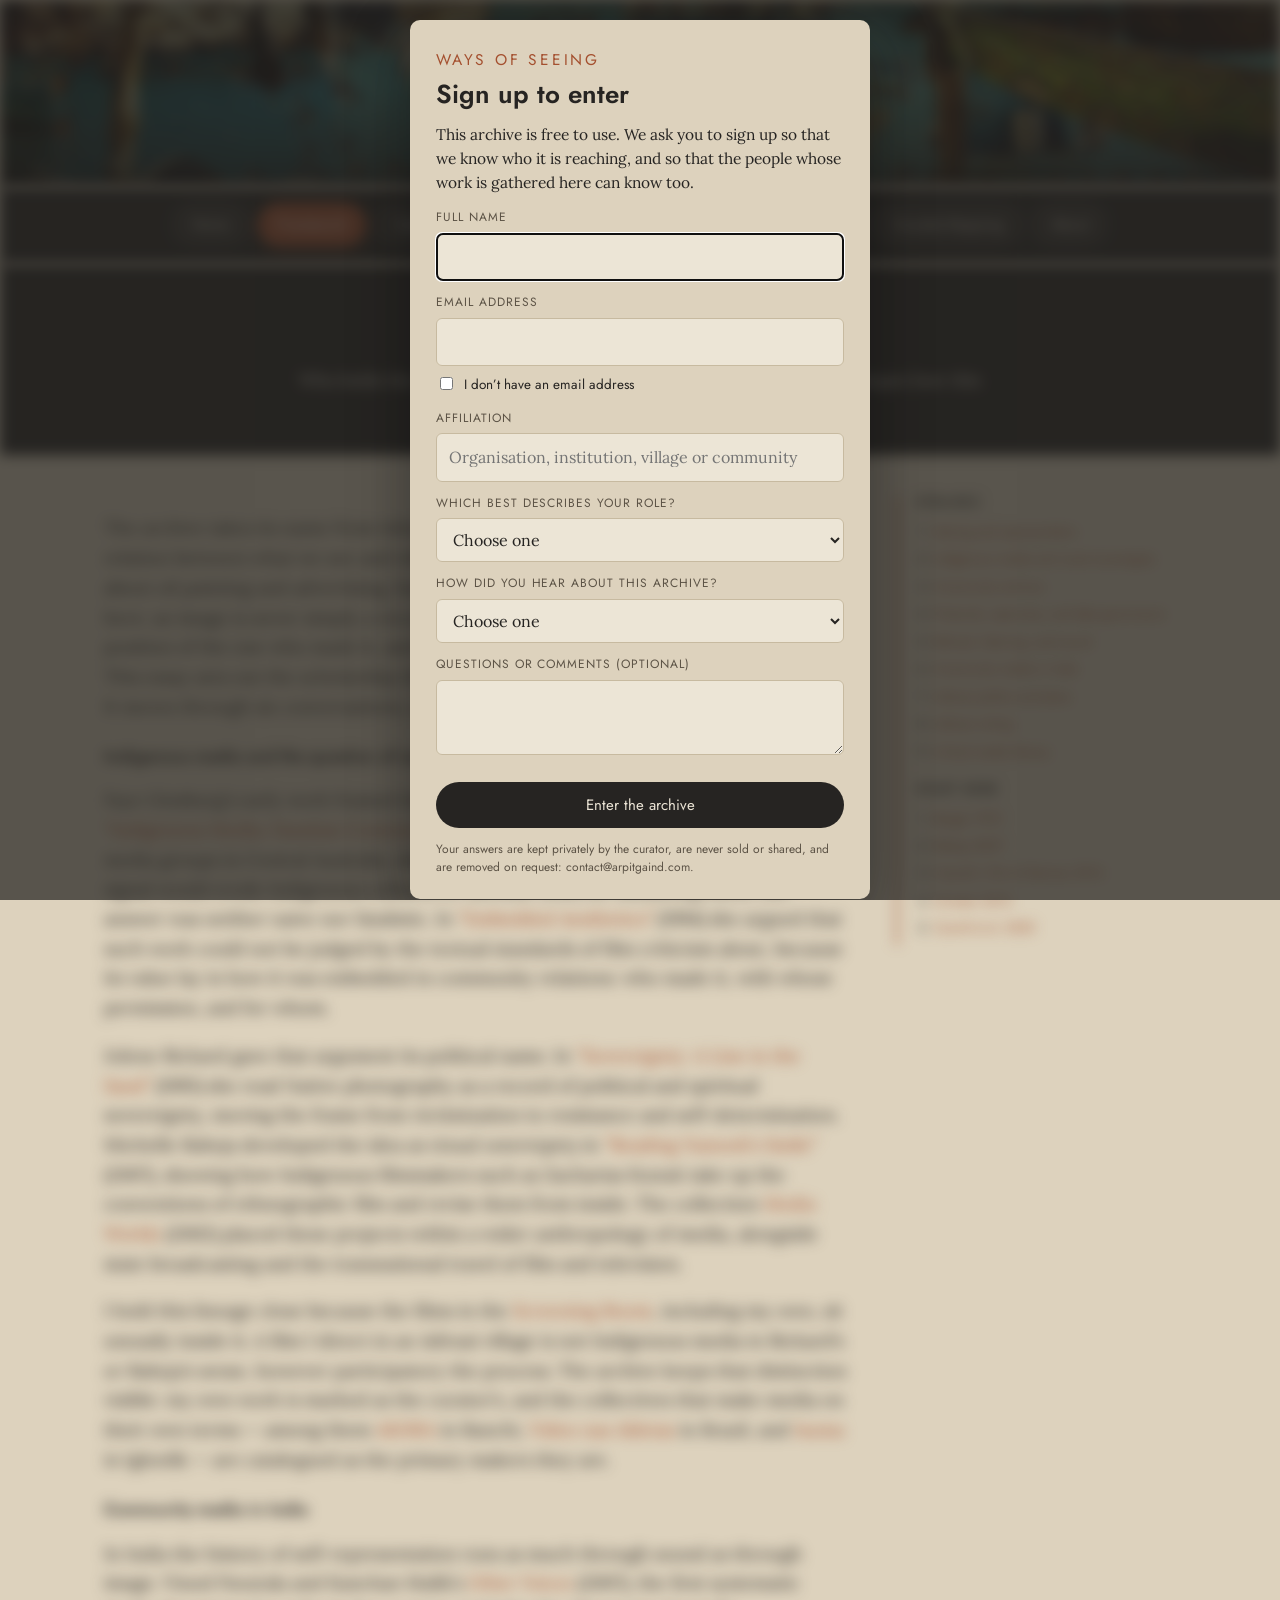
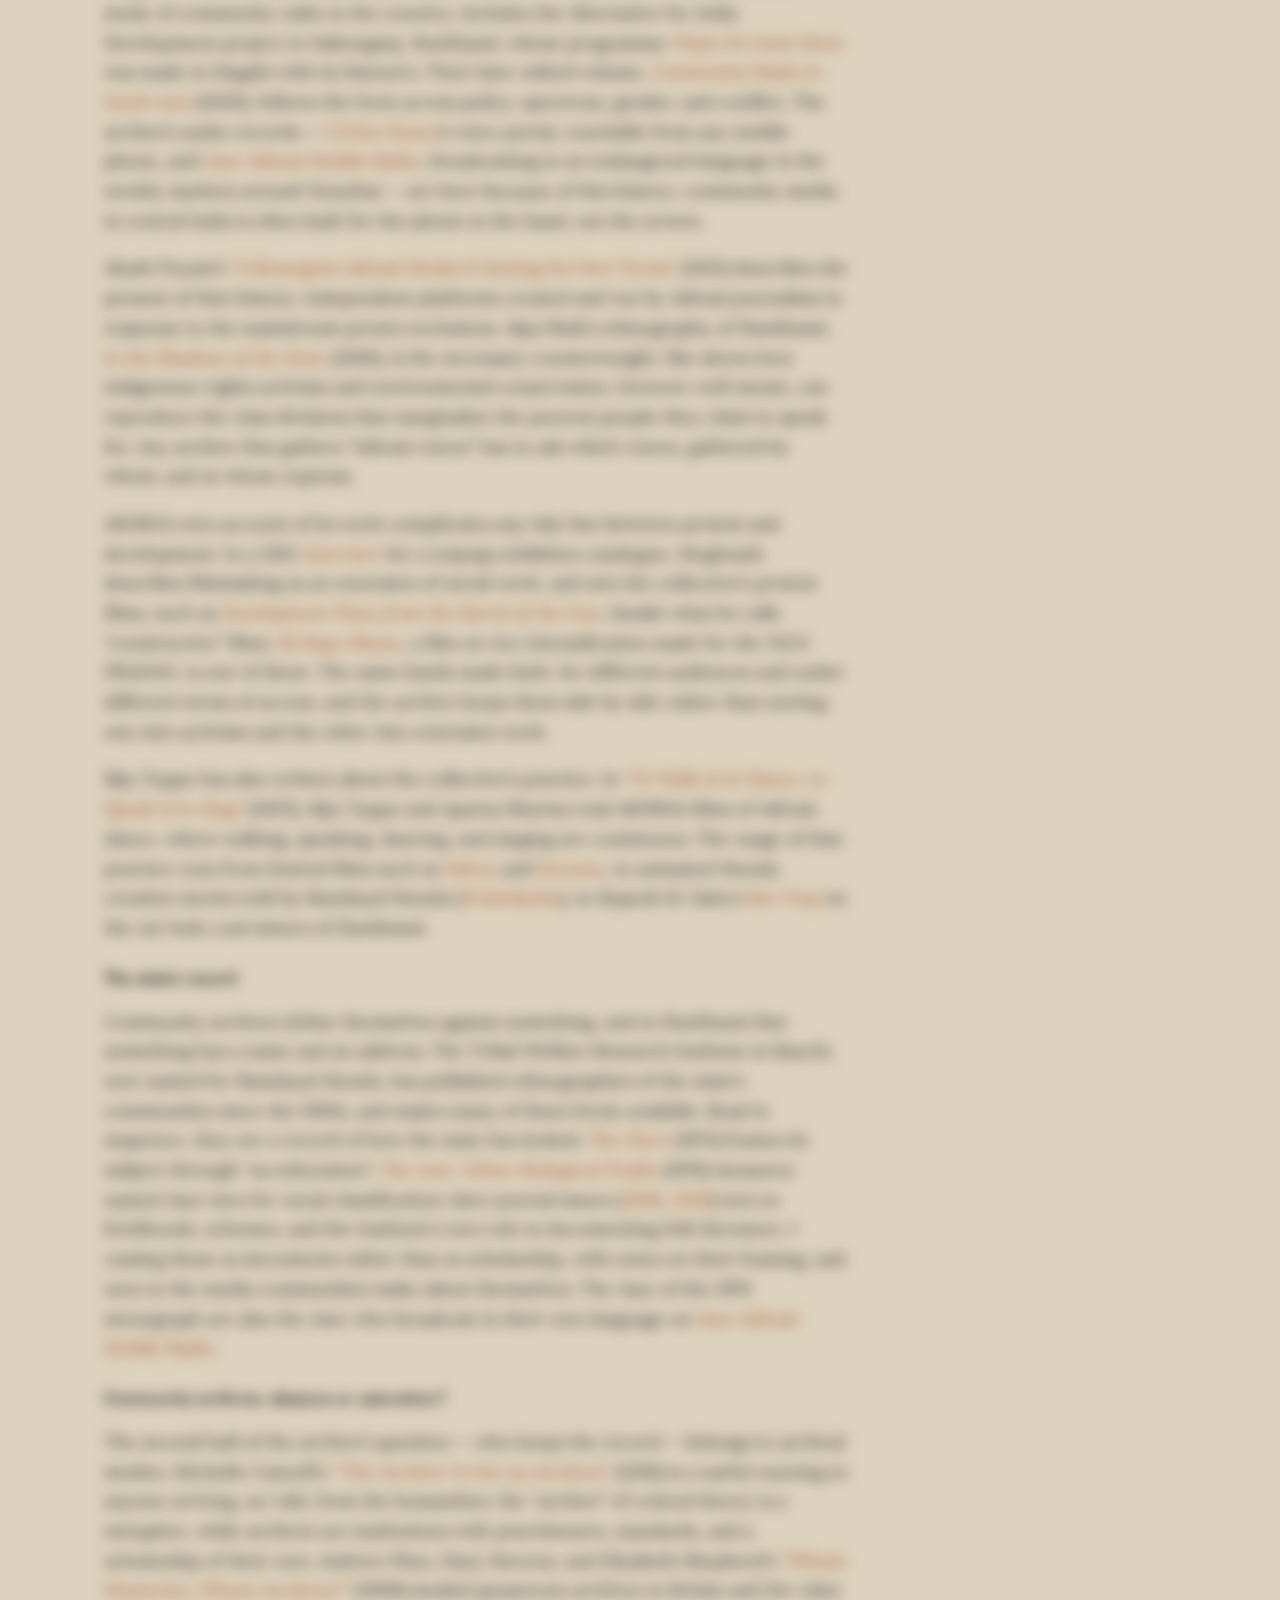
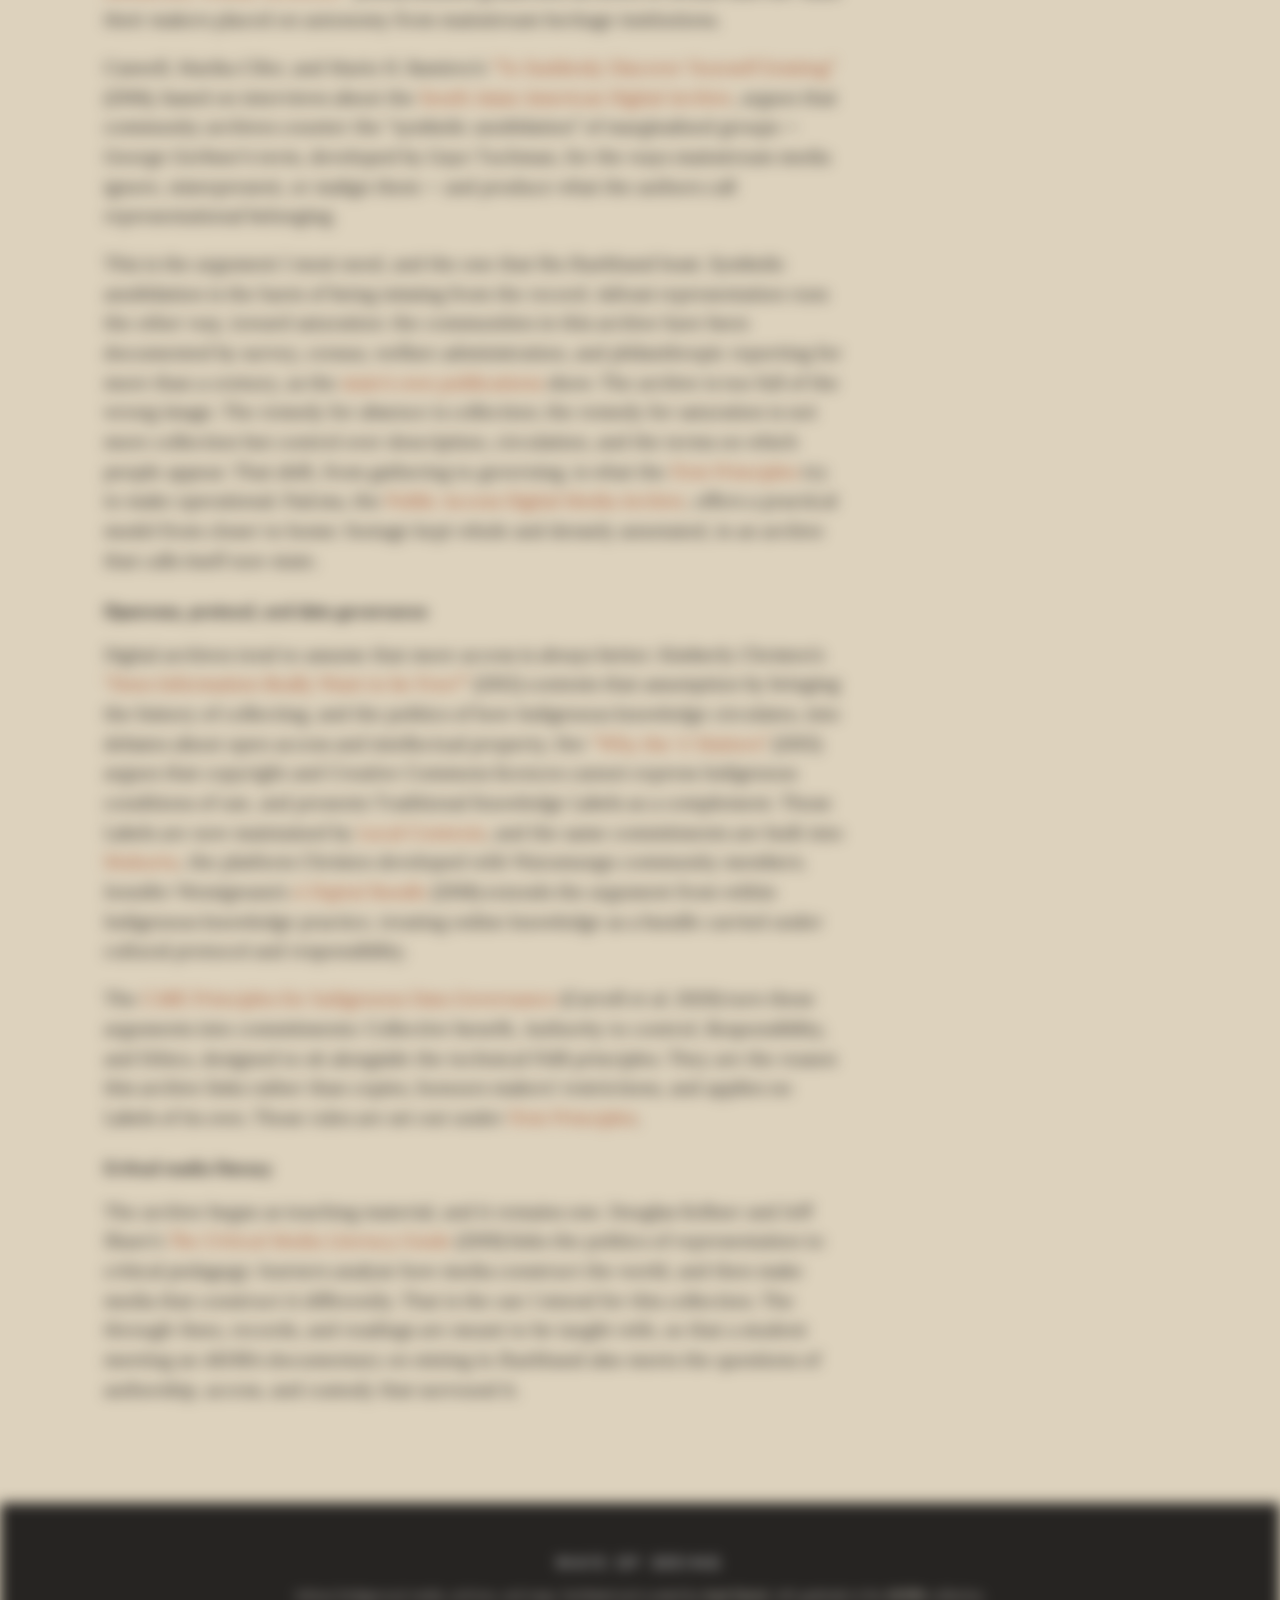
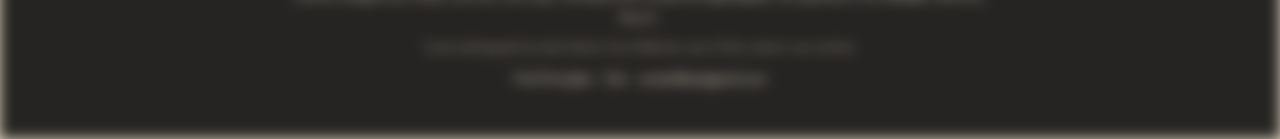
<file: framework.html>
<!DOCTYPE html>
<html lang="en">
<head>
<meta charset="UTF-8">
<meta name="viewport" content="width=device-width, initial-scale=1.0">
<meta name="color-scheme" content="light only">
<title>Framework — Ways of Seeing</title>
<meta name="description" content="The scholarly framework of the Ways of Seeing archive: Indigenous media, community archives, the state's record, data governance, and critical media literacy.">
<link rel="canonical" href="https://waysofseeing.in/framework.html">
<meta property="og:type" content="website">
<meta property="og:title" content="Framework — Ways of Seeing">
<meta property="og:description" content="The scholarly framework of the Ways of Seeing archive: Indigenous media, community archives, the state's record, data governance, and critical media literacy.">
<meta property="og:url" content="https://waysofseeing.in/framework.html">
<meta property="og:image" content="https://waysofseeing.in/assets/img/waysofseeing-house.jpg">
<meta name="twitter:card" content="summary_large_image">
<link rel="stylesheet" href="assets/css/style.css">
</head>
<body class="wos-site">

<div class="wos-brand">
  <div class="wrap">
    <p class="wos-brand-head"><a href="index.html"><span class="wos-brand-title">Ways of Seeing</span></a></p>
    <p class="wos-brand-sub">Adivasi (Indigenous) Media, Archives, and Maps</p>
    <p class="wos-brand-credit">Facilitated and Curated by: <a href="https://arpitgaind.com/">Arpit Gaind</a></p>
  </div>
</div>
<header class="site-header wos-tabsbar">
  <div class="wrap">
    <nav class="site-nav wos-pills" aria-label="Main">
      <ul>
        <li><a href="index.html">Home</a></li>
        <li><a href="framework.html" aria-current="page">Framework</a></li>
        <li><a href="catalog.html">Catalog</a></li>
        <li><a href="screening.html">Screening Room</a></li>
        <li><a href="readings.html">Readings</a></li>
        <li><a href="principles.html">First Principles</a></li>
        <li><a href="counter-mapping.html">Counter-Mapping</a></li>
        <li><a href="about.html">About</a></li>
      </ul>
    </nav>
  </div>
</header>

<section class="wos-masthead wos-pagehead" id="framework">
  <div class="wrap">
    <h1>Framework</h1>
    <p class="wos-lede">Who holds the camera, and who keeps the record: the scholarship that shapes how this archive is read and organized.</p>
  </div>
</section>

<main class="wide wos">
  <div class="wrap">

    <div class="wos-split">
      <div class="wos-prose">
        <p>
          The archive takes its name from John Berger&rsquo;s <a href="catalog.html#WOS-050"><em>Ways of Seeing</em></a>, which
          insisted that &ldquo;the relation between what we see and what we know is never settled.&rdquo; Berger was
          writing about oil painting and advertising, but his premise runs through everything gathered here: an image
          is never simply a record of what was in front of the lens. It carries the position of the one who made it,
          and the purposes of those who circulate and keep it. This essay sets out the scholarship that shapes how I
          read and organize the collection. It moves through six conversations, most of which appear as strands in
          the <a href="readings.html">Readings</a>.
        </p>

        <h3>Indigenous media and the question of sovereignty</h3>
        <p>
          Faye Ginsburg&rsquo;s early work framed the dilemma that Indigenous media still carries. In
          <a href="catalog.html#WOS-051">&ldquo;Indigenous Media: Faustian Contract or Global Village?&rdquo;</a> (1991), drawing
          on Aboriginal media groups in Central Australia, she asked whether the camera and the broadcast signal
          would erode Indigenous cultures or become tools for sustaining them. Her answer was neither naive nor
          fatalistic. In <a href="catalog.html#WOS-052">&ldquo;Embedded Aesthetics&rdquo;</a> (1994) she argued that such work
          could not be judged by the textual standards of film criticism alone, because its value lay in how it was
          embedded in community relations: who made it, with whose permission, and for whom.
        </p>
        <p>
          Jolene Rickard gave that argument its political name. In <a href="catalog.html#WOS-053">&ldquo;Sovereignty: A Line
          in the Sand&rdquo;</a> (1995) she read Native photography as a record of political and spiritual sovereignty,
          moving the frame from victimization to resistance and self-determination. Michelle Raheja developed the idea
          as <em>visual sovereignty</em> in <a href="catalog.html#WOS-055">&ldquo;Reading Nanook&rsquo;s Smile&rdquo;</a>
          (2007), showing how Indigenous filmmakers such as Zacharias Kunuk take up the conventions of ethnographic film
          and revise them from inside. The collection <a href="catalog.html#WOS-054"><em>Media Worlds</em></a> (2002) placed
          these projects within a wider anthropology of media, alongside state broadcasting and the transnational
          travel of film and television.
        </p>
        <p>
          I hold this lineage close because the films in the <a href="screening.html">Screening Room</a>, including my own,
          sit uneasily inside it. A film I direct in an Adivasi village is not Indigenous media in Rickard&rsquo;s or
          Raheja&rsquo;s sense, however participatory the process. The archive keeps that distinction visible: my own
          work is marked as the curator&rsquo;s, and the collectives that make media on their own terms &mdash; among
          them <a href="catalog.html#WOS-010">AKHRA</a> in Ranchi, <a href="catalog.html#WOS-016">V&iacute;deo nas Aldeias</a> in Brazil, and
          <a href="catalog.html#WOS-038">Isuma</a> in Igloolik &mdash; are catalogued as the primary makers they are.
        </p>

        <h3>Community media in India</h3>
        <p>
          In India the history of self-representation runs as much through sound as through image. Vinod Pavarala and
          Kanchan Malik&rsquo;s <a href="catalog.html#WOS-056"><em>Other Voices</em></a> (2007), the first systematic study of
          community radio in the country, includes the Alternative for India Development project in Daltonganj,
          Jharkhand, whose programme <a href="catalog.html#WOS-032"><em>Chala Ho Gaon Mein</em></a> was made in Magahi with its
          listeners. Their later edited volume, <a href="catalog.html#WOS-066"><em>Community Radio in South Asia</em></a>
          (2020), follows the form across policy, spectrum, gender, and conflict. The archive&rsquo;s audio records
          &mdash; <a href="catalog.html#WOS-030">CGNet Swara</a>&rsquo;s voice portal, reachable from any mobile phone, and
          <a href="catalog.html#WOS-031">Asur Adivasi Mobile Radio</a>, broadcasting in an endangered language in the weekly markets
          around Netarhat &mdash; are here because of this history: community media in central India is often built
          for the phone in the hand, not the screen.
        </p>
        <p>
          Akash Poyam&rsquo;s <a href="catalog.html#WOS-067">&ldquo;A Resurgent Adivasi Media Is Setting Its Own Terms&rdquo;</a>
          (2021) describes the present of that history: independent platforms created and run by Adivasi journalists
          in response to the mainstream press&rsquo;s exclusions. Alpa Shah&rsquo;s ethnography of Jharkhand,
          <a href="catalog.html#WOS-058"><em>In the Shadows of the State</em></a> (2010), is the necessary counterweight. She
          shows how indigenous-rights activism and environmental conservation, however well meant, can reproduce the
          class divisions that marginalize the poorest people they claim to speak for. Any archive that gathers
          &ldquo;Adivasi voices&rdquo; has to ask which voices, gathered by whom, and at whose expense.
        </p>

        <p>
          AKHRA&rsquo;s own account of its work complicates any tidy line between protest and development. In a 2012
          <a href="catalog.html#WOS-071">interview</a> for a Leipzig exhibition catalogue, Meghnath describes filmmaking as an
          extension of social work, and sets the collective&rsquo;s protest films, such as
          <a href="catalog.html#WOS-022"><em>Development Flows from the Barrel of the Gun</em></a>, beside what he calls
          &ldquo;constructive&rdquo; films. <a href="catalog.html#WOS-069"><em>Ek Ropa Dhaan</em></a>, a film on rice intensification
          made for the NGO PRADAN, is one of these. The same hands made both, for different audiences and under
          different terms of access, and the archive keeps them side by side rather than sorting one into activism and
          the other into extension work.
        </p>
        <p>
          Biju Toppo has also written about the collective&rsquo;s practice. In
          <a href="catalog.html#WOS-113">&ldquo;To Walk Is to Dance, to Speak Is to Sing&rdquo;</a> (2025), Biju Toppo and
          Aparna Sharma read AKHRA&rsquo;s films of Adivasi dance, where walking, speaking, dancing, and singing are
          continuous. The range of that practice runs from festival films such as
          <a href="catalog.html#WOS-110"><em>Sohrai</em></a> and <a href="catalog.html#WOS-111"><em>Karama</em></a>, to animated Munda creation
          stories told by Ramdayal Munda (<a href="catalog.html#WOS-112"><em>Srishtikatha</em></a>), to Rupesh Kr Sahu&rsquo;s
          <a href="catalog.html#WOS-106"><em>Rat Trap</em></a> on the rat-hole coal miners of Jharkhand.
        </p>

        <h3>The state&rsquo;s record</h3>
        <p>
          Community archives define themselves against something, and in Jharkhand that something has a name and an
          address. The Tribal Welfare Research Institute in Ranchi, now named for Ramdayal Munda, has published
          ethnographies of the state&rsquo;s communities since the 1950s, and makes many of them freely available. Read
          in sequence, they are a record of how the state has looked. <a href="catalog.html#WOS-078"><em>The Chero</em></a> (1973)
          frames its subject through &ldquo;acculturation&rdquo;; <a href="catalog.html#WOS-079"><em>The Asur: Ethno-Biological
          Profile</em></a> (1976) measures named Asur men for racial classification; later journal issues
          (<a href="catalog.html#WOS-083">2008</a>, <a href="catalog.html#WOS-085">2018</a>) turn to livelihoods, schemes, and the
          Institute&rsquo;s own role in documenting folk literature. I catalog these as documents rather than as
          scholarship, with notes on their framing, and next to the media communities make about themselves. The Asur
          of the 1976 monograph are also the Asur who broadcast in their own language on
          <a href="catalog.html#WOS-031">Asur Adivasi Mobile Radio</a>.
        </p>

        <h3>Community archives: absence or saturation?</h3>
        <p>
          The second half of the archive&rsquo;s question &mdash; who keeps the record &mdash; belongs to archival
          studies. Michelle Caswell&rsquo;s <a href="catalog.html#WOS-062">&ldquo;&lsquo;The Archive&rsquo; Is Not an
          Archives&rdquo;</a> (2016) is a useful warning to anyone arriving, as I did, from the humanities: the
          &ldquo;archive&rdquo; of critical theory is a metaphor, while archives are institutions with practitioners,
          standards, and a scholarship of their own. Andrew Flinn, Mary Stevens, and Elizabeth Shepherd&rsquo;s
          <a href="catalog.html#WOS-057">&ldquo;Whose Memories, Whose Archives?&rdquo;</a> (2009) studied grassroots archives in
          Britain and the value their makers placed on autonomy from mainstream heritage institutions.
        </p>
        <p>
          Caswell, Marika Cifor, and Mario H. Ramirez&rsquo;s <a href="catalog.html#WOS-061">&ldquo;To Suddenly Discover
          Yourself Existing&rdquo;</a> (2016), based on interviews about the <a href="catalog.html#WOS-039">South Asian American
          Digital Archive</a>, argues that community archives counter the &ldquo;symbolic annihilation&rdquo; of
          marginalized groups &mdash; George Gerbner&rsquo;s term, developed by Gaye Tuchman, for the ways mainstream
          media ignore, misrepresent, or malign them &mdash; and produce what the authors call representational
          belonging.
        </p>
        <p>
          This is the argument I most need, and the one that fits Jharkhand least. Symbolic annihilation is the harm
          of being missing from the record. Adivasi representation runs the other way, toward saturation: the
          communities in this archive have been documented by survey, census, welfare administration, and
          philanthropic reporting for more than a century, as the <a href="catalog.html#WOS-078">state&rsquo;s own
          publications</a> show. The archive is too full of the wrong image. The remedy for absence is collection; the
          remedy for saturation is not more collection but control over description, circulation, and the terms on
          which people appear. That shift, from gathering to governing, is what the
          <a href="principles.html">First Principles</a> try to make operational. Pad.ma, the
          <a href="catalog.html#WOS-036">Public Access Digital Media Archive</a>, offers a practical model from closer to home:
          footage kept whole and densely annotated, in an archive that calls itself non-state.
        </p>

        <h3>Openness, protocol, and data governance</h3>
        <p>
          Digital archives tend to assume that more access is always better. Kimberly Christen&rsquo;s
          <a href="catalog.html#WOS-059">&ldquo;Does Information Really Want to be Free?&rdquo;</a> (2012) contests that
          assumption by bringing the history of collecting, and the politics of how Indigenous knowledge circulates,
          into debates about open access and intellectual property. Her
          <a href="catalog.html#WOS-060">&ldquo;Why the &lsquo;s&rsquo; Matters&rdquo;</a> (2015) argues that copyright and
          Creative Commons licences cannot express Indigenous conditions of use, and presents Traditional Knowledge
          Labels as a complement. Those Labels are now maintained by <a href="catalog.html#WOS-047">Local Contexts</a>, and the
          same commitments are built into <a href="catalog.html#WOS-046">Mukurtu</a>, the platform Christen developed with
          Warumungu community members. Jennifer Wemigwans&rsquo;s <a href="catalog.html#WOS-063"><em>A Digital
          Bundle</em></a> (2018) extends the argument from within Indigenous knowledge practice, treating online
          knowledge as a bundle carried under cultural protocol and responsibility.
        </p>
        <p>
          The <a href="catalog.html#WOS-065">CARE Principles for Indigenous Data Governance</a> (Carroll et al. 2020) turn
          these arguments into commitments: Collective benefit, Authority to control, Responsibility, and Ethics,
          designed to sit alongside the technical FAIR principles. They are the reason this archive links rather
          than copies, honours makers&rsquo; restrictions, and applies no Labels of its own. Those rules are set out
          under <a href="principles.html">First Principles</a>.
        </p>

        <h3>Critical media literacy</h3>
        <p>
          The archive began as teaching material, and it remains one. Douglas Kellner and Jeff Share&rsquo;s
          <a href="catalog.html#WOS-064"><em>The Critical Media Literacy Guide</em></a> (2019) links the politics of
          representation to critical pedagogy: learners analyse how media construct the world, and then make media
          that construct it differently. That is the use I intend for this collection. The through-lines, records, and
          readings are meant to be taught with, so that a student meeting an AKHRA documentary on mining in Jharkhand
          also meets the questions of authorship, access, and custody that surround it.
        </p>
      </div>

      <aside class="wos-aside" aria-label="Strands of the framework">
        <h4>Strands</h4>
        <ol>
          <li><a href="readings.html#strand-seeing-and-representation">Seeing and representation</a></li>
          <li><a href="readings.html#strand-indigenous-media-and-visual-sovereignty">Indigenous media and visual sovereignty</a></li>
          <li><a href="readings.html#strand-community-archives">Community archives</a></li>
          <li><a href="readings.html#strand-protocols-openness-and-data-governance">Protocols, openness, and data governance</a></li>
          <li><a href="readings.html#strand-refusal-listening-and-sound">Refusal, listening, and sound</a></li>
          <li><a href="readings.html#strand-community-media-in-india">Community media in India</a></li>
          <li><a href="readings.html#strand-adivasi-politics-and-place">Adivasi politics and place</a></li>
          <li><a href="readings.html#strand-adivasi-writing">Adivasi writing</a></li>
          <li><a href="readings.html#strand-critical-media-literacy">Critical media literacy</a></li>
        </ol>
        <h4 style="margin-top:20px">Start here</h4>
        <ol>
          <li><a href="catalog.html#WOS-050">Berger 1972</a></li>
          <li><a href="catalog.html#WOS-055">Raheja 2007</a></li>
          <li><a href="catalog.html#WOS-061">Caswell, Cifor &amp; Ramirez 2016</a></li>
          <li><a href="catalog.html#WOS-059">Christen 2012</a></li>
          <li><a href="catalog.html#WOS-065">Carroll et al. 2020</a></li>
        </ol>
      </aside>
    </div>

  </div>
</main>

<footer class="site-footer wos-footer">
  <div class="wrap">
    <p class="wos-footer-title">Ways of Seeing</p>
    <p>Adivasi (Indigenous) media, archives, and maps, facilitated and curated by <a href="https://arpitgaind.com/">Arpit Gaind</a>, with gratitude to the
    <a href="catalog.html#WOS-010">AKHRA</a> collective, Ranchi.</p>
    <p class="wos-footer-credit">Cover photograph by Arpit Gaind, from fieldwork; part of the curator&rsquo;s own archive.</p>
    <p><a href="principles.html">First Principles</a> &middot; <a href="about.html#cite">Cite</a> &middot;
    <a href="mailto:contact@arpitgaind.com">contact@arpitgaind.com</a></p>
  </div>
</footer>

<script src="assets/js/main.js" defer></script>
<script src="assets/js/wos-gate.js" defer></script>
</body>
</html>
</file>
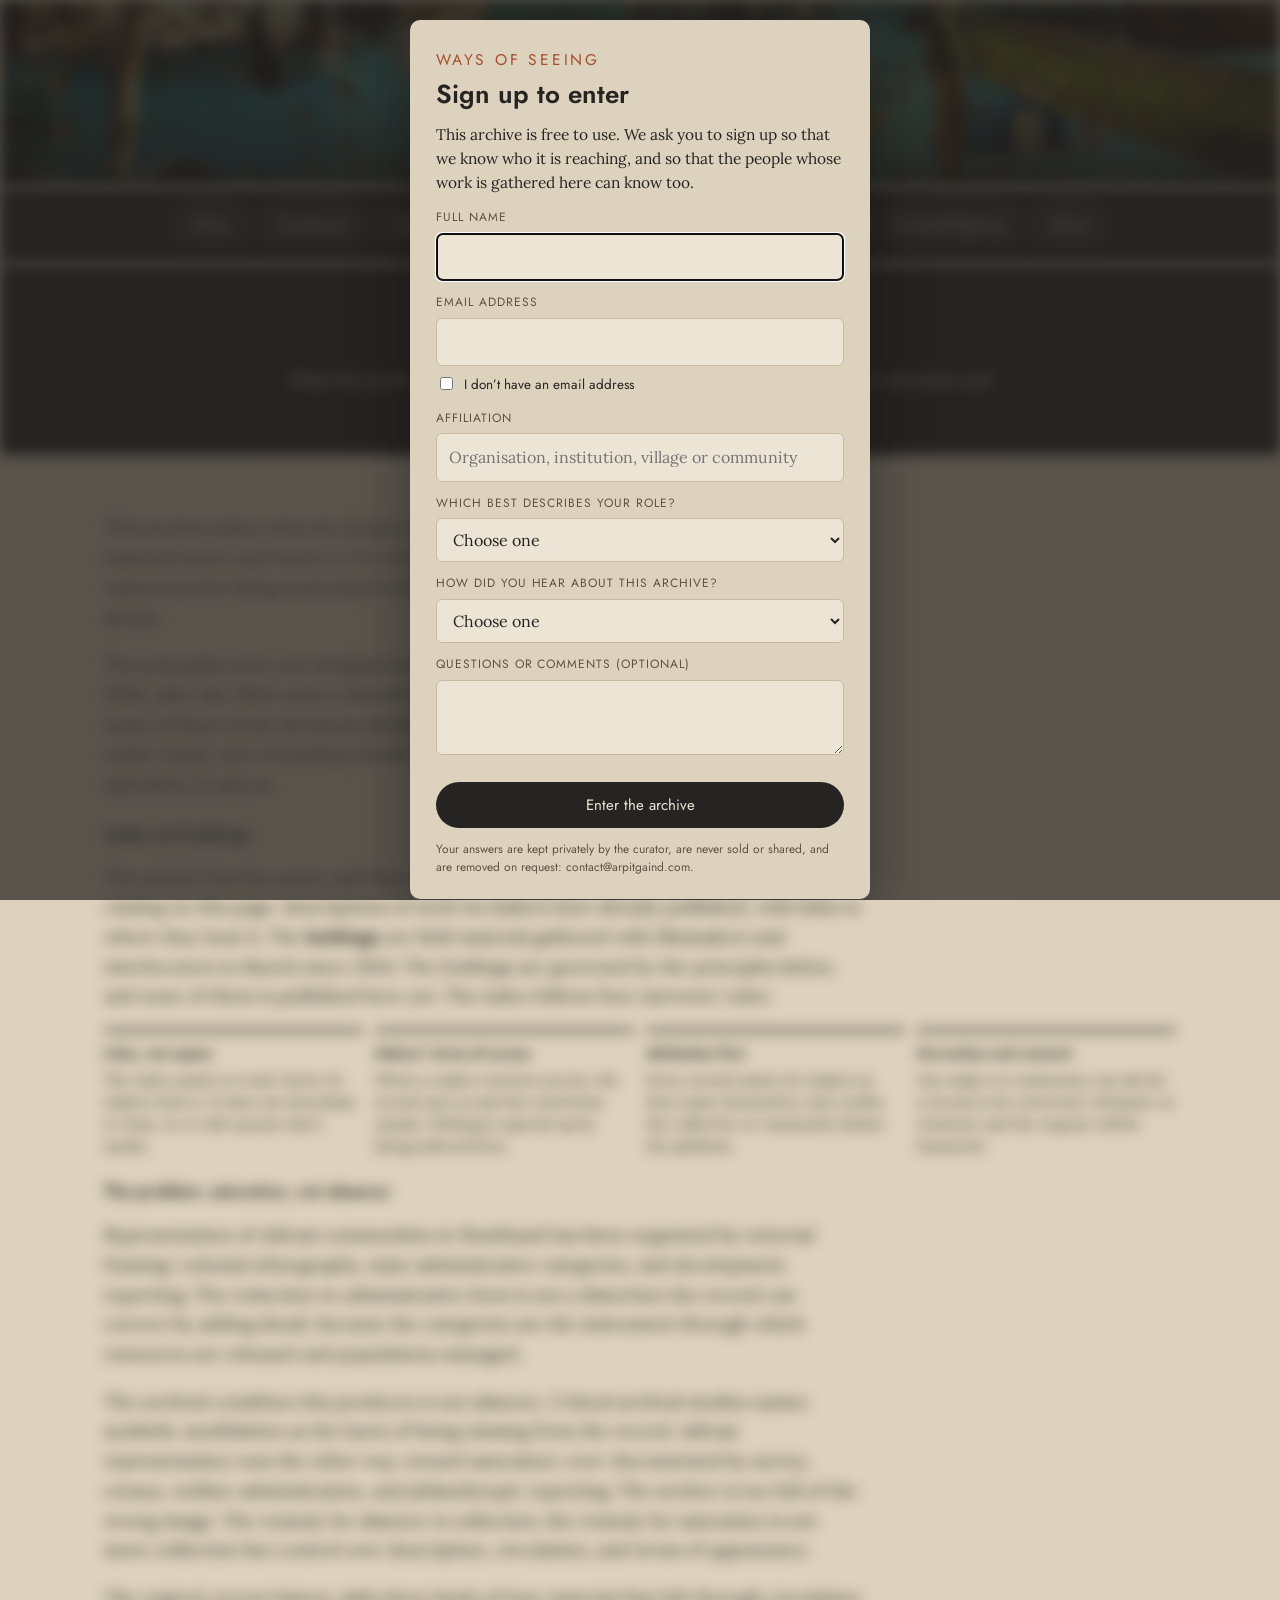
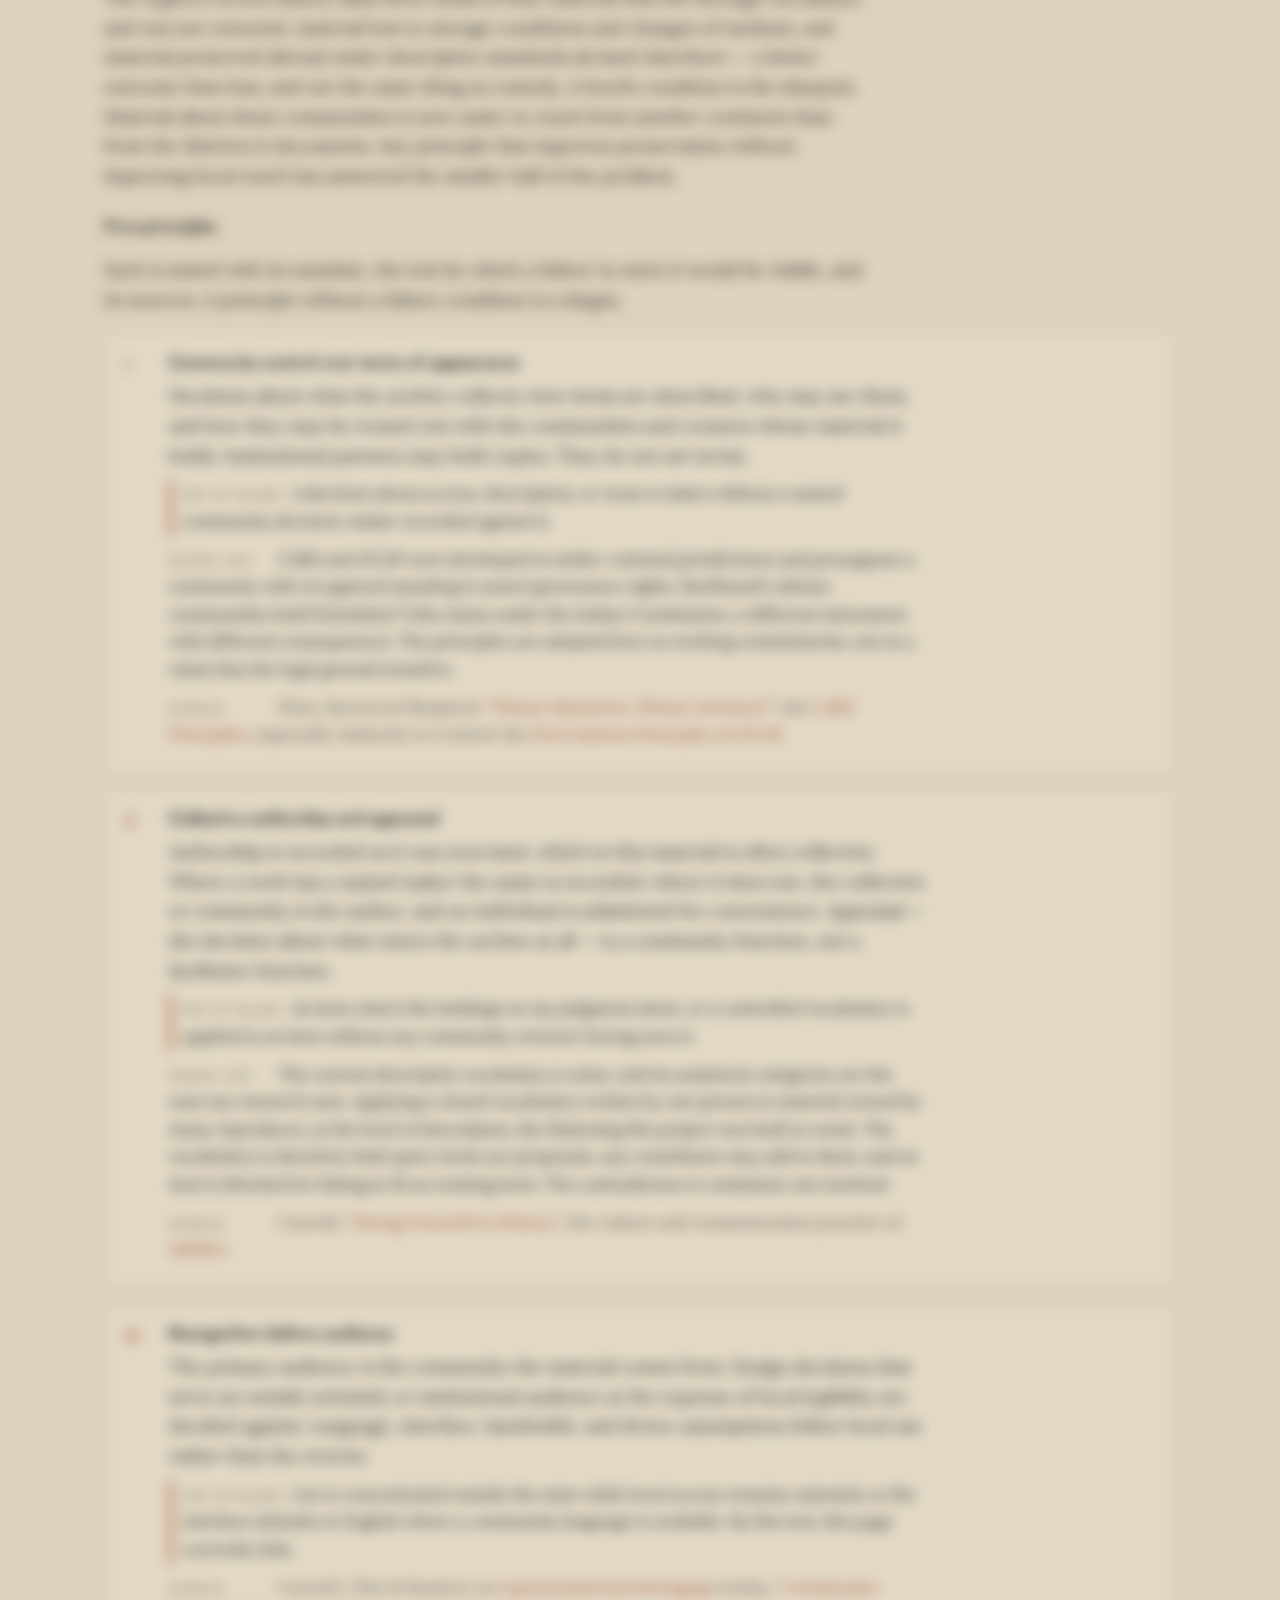
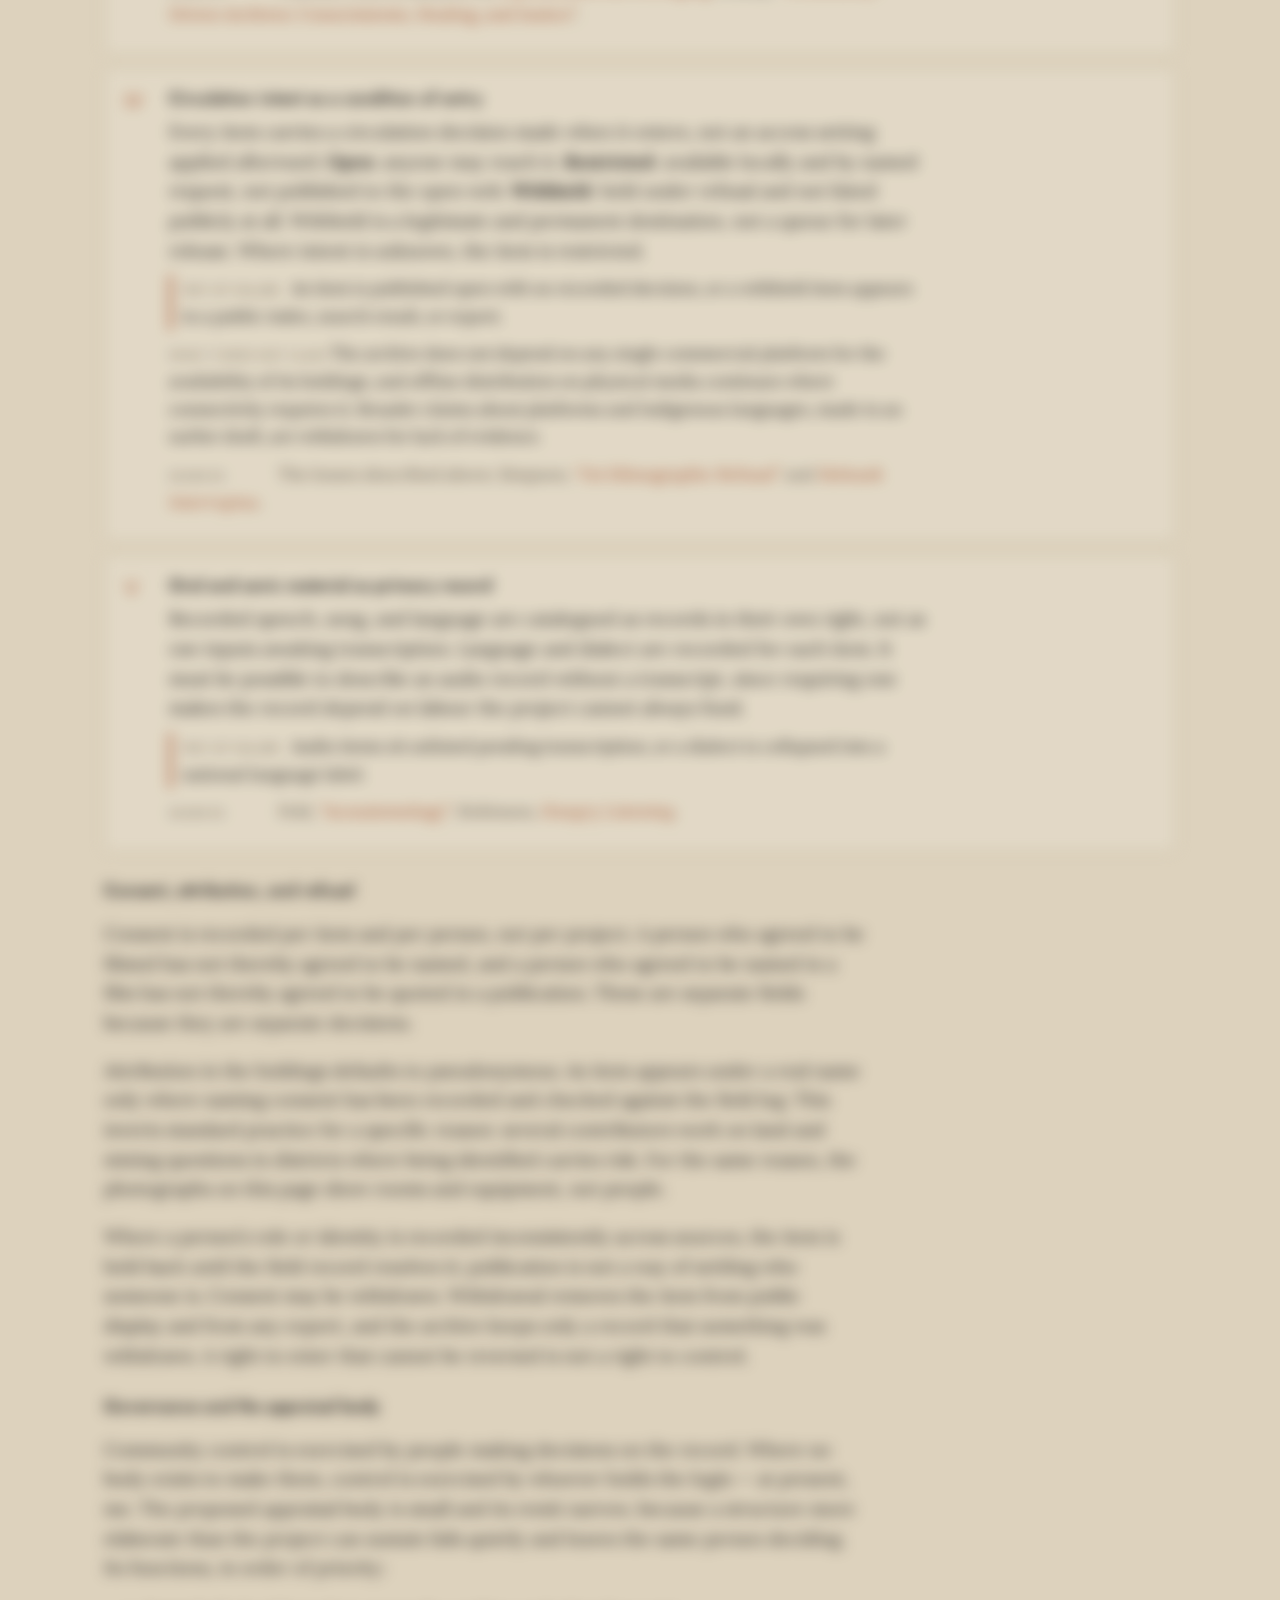
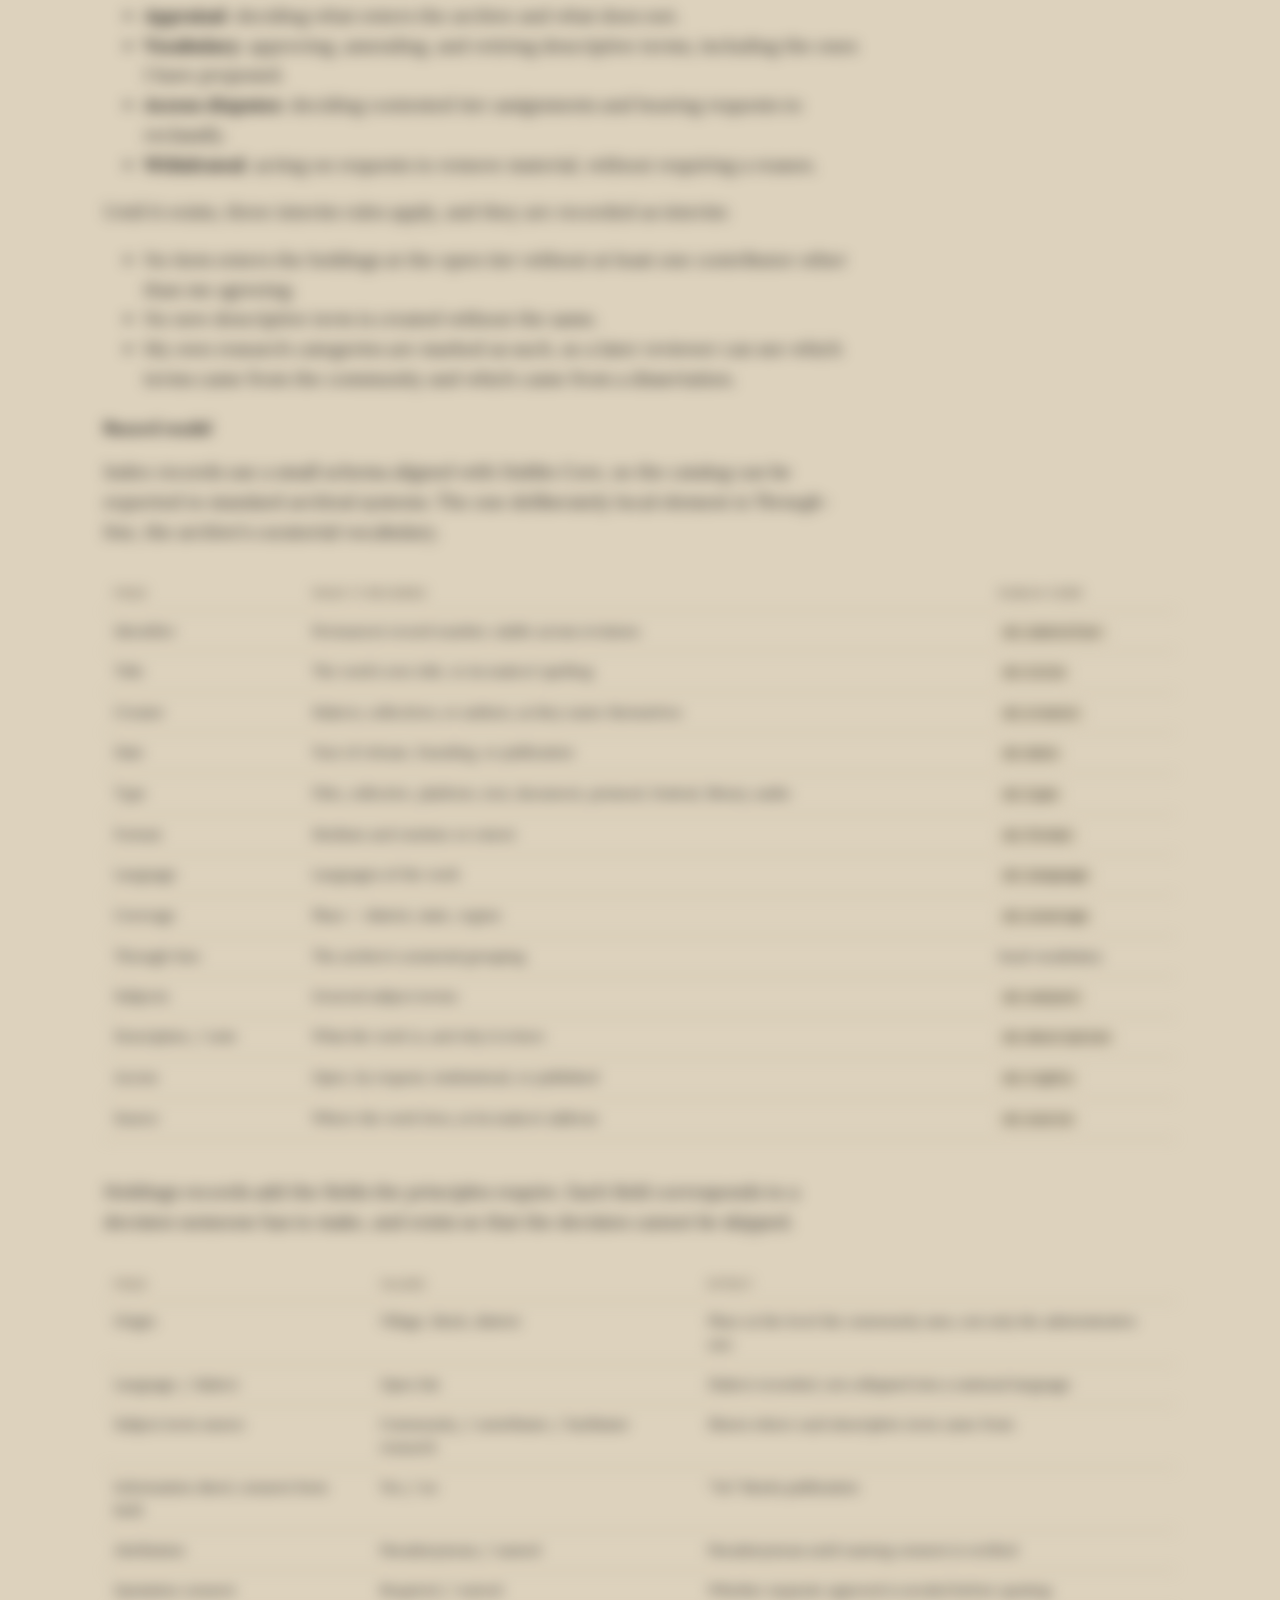
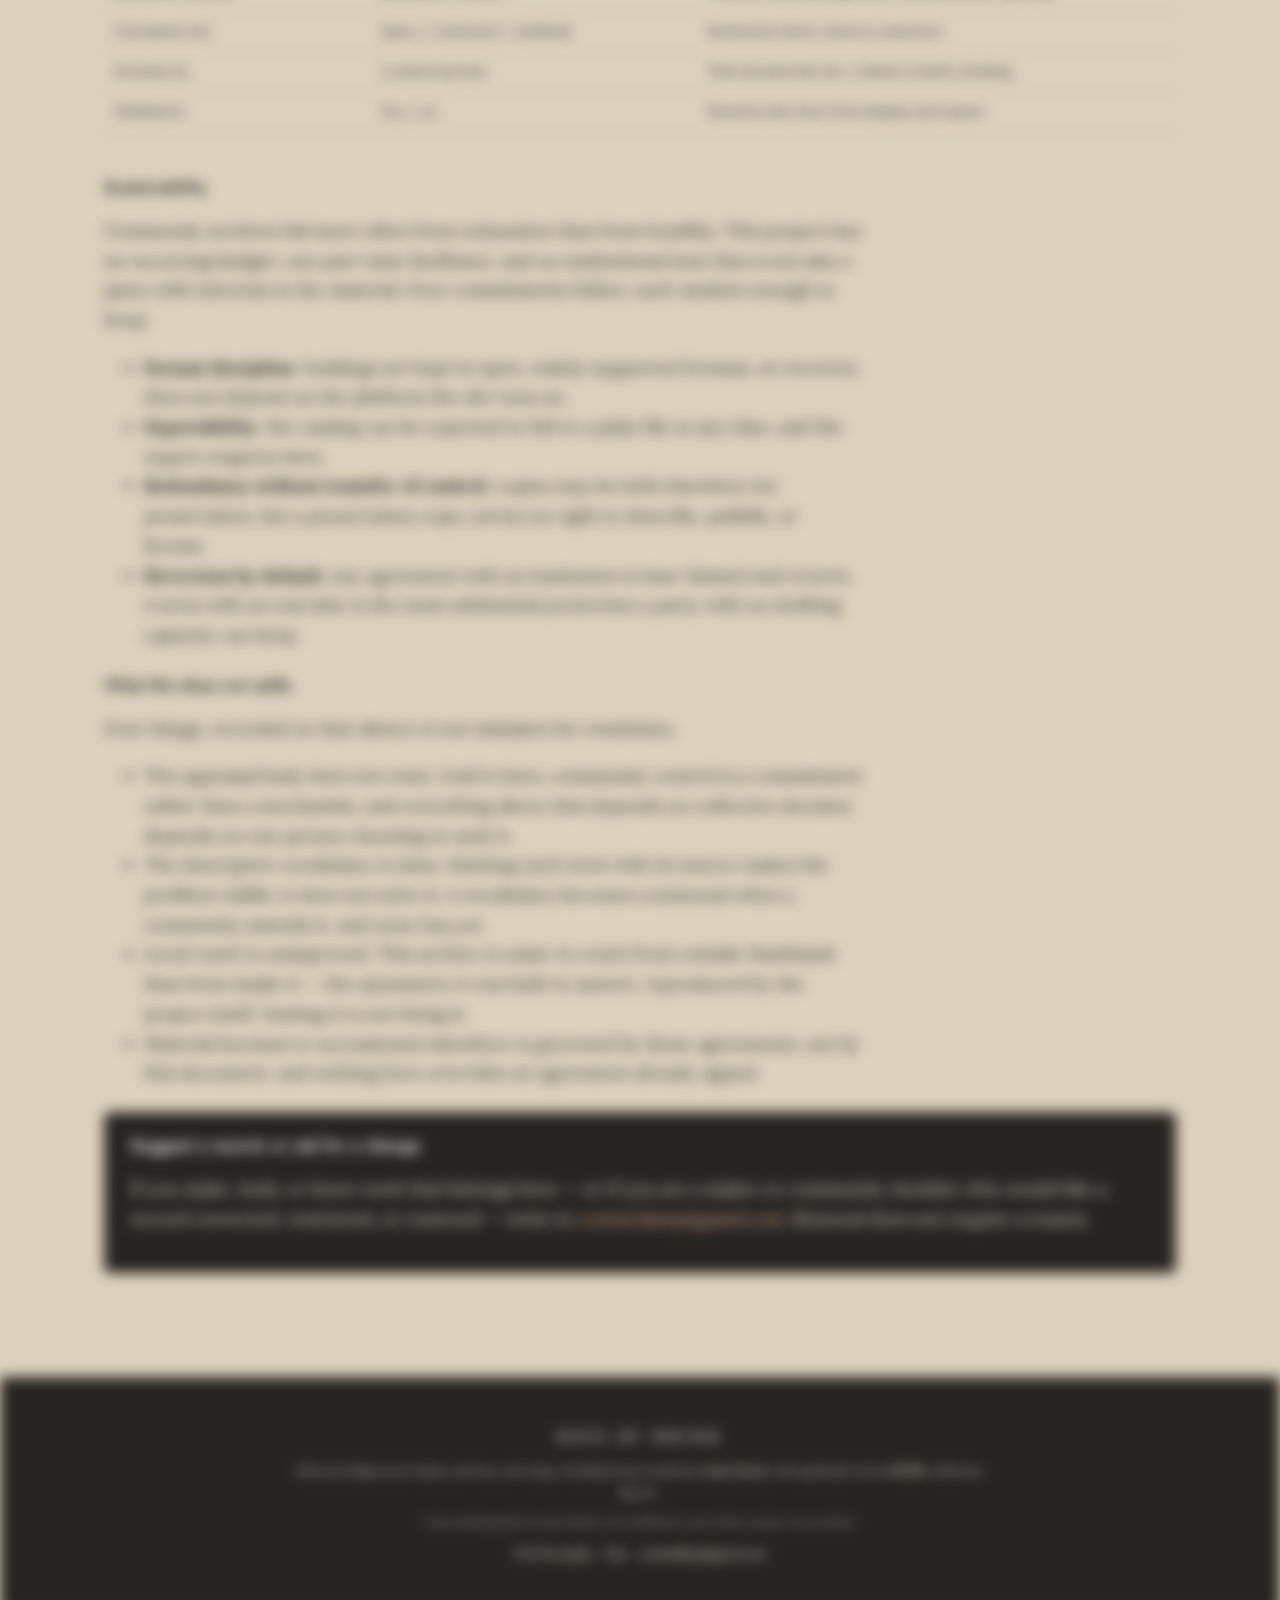
<file: principles.html>
<!DOCTYPE html>
<html lang="en">
<head>
<meta charset="UTF-8">
<meta name="viewport" content="width=device-width, initial-scale=1.0">
<meta name="color-scheme" content="light only">
<title>First Principles — Ways of Seeing</title>
<meta name="description" content="The First Principles of the Ways of Seeing archive: community control, collective authorship, circulation intent, consent, and governance.">
<link rel="canonical" href="https://waysofseeing.in/principles.html">
<meta property="og:type" content="website">
<meta property="og:title" content="First Principles — Ways of Seeing">
<meta property="og:description" content="The First Principles of the Ways of Seeing archive: community control, collective authorship, circulation intent, consent, and governance.">
<meta property="og:url" content="https://waysofseeing.in/principles.html">
<meta property="og:image" content="https://waysofseeing.in/assets/img/waysofseeing-house.jpg">
<meta name="twitter:card" content="summary_large_image">
<link rel="stylesheet" href="assets/css/style.css">
</head>
<body class="wos-site">

<div class="wos-brand">
  <div class="wrap">
    <p class="wos-brand-head"><a href="index.html"><span class="wos-brand-title">Ways of Seeing</span></a></p>
    <p class="wos-brand-sub">Adivasi (Indigenous) Media, Archives, and Maps</p>
    <p class="wos-brand-credit">Facilitated and Curated by: <a href="https://arpitgaind.com/">Arpit Gaind</a></p>
  </div>
</div>
<header class="site-header wos-tabsbar">
  <div class="wrap">
    <nav class="site-nav wos-pills" aria-label="Main">
      <ul>
        <li><a href="index.html">Home</a></li>
        <li><a href="framework.html">Framework</a></li>
        <li><a href="catalog.html">Catalog</a></li>
        <li><a href="screening.html">Screening Room</a></li>
        <li><a href="readings.html">Readings</a></li>
        <li><a href="principles.html" aria-current="page">First Principles</a></li>
        <li><a href="counter-mapping.html">Counter-Mapping</a></li>
        <li><a href="about.html">About</a></li>
      </ul>
    </nav>
  </div>
</header>

<section class="wos-masthead wos-pagehead" id="method">
  <div class="wrap">
    <h1>First Principles</h1>
    <p class="wos-lede">What the archive is for, who decides what it holds, and on what terms material enters and leaves it.</p>
  </div>
</section>

<main class="wide wos">
  <div class="wrap">

    <div class="wos-prose">
      <p>
        This section states what the project is for, who decides what it holds, and on what terms material enters and
        leaves it. It is written to be argued with. Any principle here that cannot survive being read aloud to the
        people whose material it governs should be struck.
      </p>
      <p>
        The principles were not designed in advance and then implemented. I drafted them in 2026, after the 2024 work
        in Ranchi had already raised the questions they answer, and some of them revise decisions already taken. They
        are a codification of working practice under repair, not a founding charter. Where a principle describes
        intent rather than operation, it says so.
      </p>
    </div>

    <h3>Index and holdings</h3>
    <div class="wos-prose">
      <p>
        The project has two parts, and they are governed differently. The <strong>index</strong> is the public
        catalog on this page: descriptions of work its makers have already published, with links to where they host
        it. The <strong>holdings</strong> are field material gathered with filmmakers and interlocutors in Ranchi since
        2024. The holdings are governed by the principles below, and none of them is published here yet. The index
        follows four narrower rules:
      </p>
    </div>
    <div class="wos-principles">
      <div><strong>Links, not copies</strong><p>The index points to work where its makers host it. It does not download, re-host, or re-edit anyone else&rsquo;s media.</p></div>
      <div><strong>Makers&rsquo; terms of access</strong><p>Where a maker restricts access, the record says so and the restriction stands. Nothing is opened up by being indexed here.</p></div>
      <div><strong>Attribution first</strong><p>Every record names its makers as they name themselves, and credits the collective or community before the platform.</p></div>
      <div><strong>Correction and removal</strong><p>Any maker or community can ask for a record to be corrected, reframed, or removed, and the request will be honoured.</p></div>
    </div>

    <h3>The problem: saturation, not absence</h3>
    <div class="wos-prose">
      <p>
        Representation of Adivasi communities in Jharkhand has been organized by external framing: colonial
        ethnography, state administrative categories, and development reporting. The reduction to administrative form
        is not a distortion the record can correct by adding detail, because the categories are the instrument
        through which resources are released and populations managed.
      </p>
      <p>
        The archival condition this produces is not absence. Critical archival studies names symbolic annihilation as
        the harm of being missing from the record. Adivasi representation runs the other way, toward saturation:
        over-documented by survey, census, welfare administration, and philanthropic reporting. The archive is too
        full of the wrong image. The remedy for absence is collection; the remedy for saturation is not more
        collection but control over description, circulation, and terms of appearance.
      </p>
      <p>
        The region&rsquo;s recent history adds three kinds of loss: material that left through circulation and was not
        returned, material lost to storage conditions and changes of medium, and material preserved abroad under
        descriptive standards devised elsewhere &mdash; a better outcome than loss, and not the same thing as custody.
        A fourth condition is the sharpest. Material about these communities is now easier to reach from another
        continent than from the districts it documents. Any principle that improves preservation without improving
        local reach has answered the smaller half of the problem.
      </p>
    </div>

    <h3>Five principles</h3>
    <div class="wos-prose">
      <p>Each is stated with its mandate, the test by which a failure to meet it would be visible, and its sources. A principle without a failure condition is a slogan.</p>
    </div>
    <ol class="wos-fp">
      <li>
        <h4>Community control over terms of appearance</h4>
        <p>Decisions about what the archive collects, how items are described, who may see them, and how they may be reused rest with the communities and creators whose material it holds. Institutional partners may hold copies. They do not set terms.</p>
        <p class="wos-fp-test"><span>Test of failure</span> A decision about access, description, or reuse is taken without a named community decision-maker recorded against it.</p>
        <p class="wos-fp-limit"><span>Known limit</span> CARE and OCAP were developed in settler-colonial jurisdictions and presuppose a community with recognized standing to assert governance rights. Jharkhand&rsquo;s Adivasi communities hold Scheduled Tribe status under the Indian Constitution, a different instrument with different consequences. The principles are adopted here as working commitments, not as a claim that the legal ground transfers.</p>
        <p class="wos-fp-source"><span>Sources</span> Flinn, Stevens &amp; Shepherd, <a href="catalog.html#WOS-057">&ldquo;Whose Memories, Whose Archives?&rdquo;</a>; the <a href="catalog.html#WOS-065">CARE Principles</a>, especially Authority to Control; the <a href="catalog.html#WOS-100">First Nations Principles of OCAP</a>.</p>
      </li>
      <li>
        <h4>Collective authorship and appraisal</h4>
        <p>Authorship is recorded as it was exercised, which in this material is often collective. Where a work has a named maker the name is recorded; where it does not, the collective or community is the author, and no individual is substituted for convenience. Appraisal &mdash; the decision about what enters the archive at all &mdash; is a community function, not a facilitator function.</p>
        <p class="wos-fp-test"><span>Test of failure</span> An item enters the holdings on my judgment alone, or a controlled vocabulary is applied to an item without any community reviewer having seen it.</p>
        <p class="wos-fp-limit"><span>Known limit</span> The current descriptive vocabulary is mine, and its analytical categories are the ones my research uses. Applying a closed vocabulary written by one person to material owned by many reproduces, at the level of description, the flattening this project was built to resist. The vocabulary is therefore held open: terms are proposals, any contributor may add to them, and no item is blocked for failing to fit an existing term. The contradiction is contained, not resolved.</p>
        <p class="wos-fp-source"><span>Sources</span> Caswell, <a href="catalog.html#WOS-098">&ldquo;Seeing Yourself in History&rdquo;</a>; the culture and communication practice of <a href="catalog.html#WOS-010">AKHRA</a>.</p>
      </li>
      <li>
        <h4>Recognition before audience</h4>
        <p>The primary audience is the community the material comes from. Design decisions that serve an outside scholarly or institutional audience at the expense of local legibility are decided against. Language, interface, bandwidth, and device assumptions follow local use rather than the reverse.</p>
        <p class="wos-fp-test"><span>Test of failure</span> Use is concentrated outside the state while local access remains untested, or the interface defaults to English where a community language is available. By this test, this page currently fails.</p>
        <p class="wos-fp-source"><span>Sources</span> Caswell, Cifor &amp; Ramirez on <a href="catalog.html#WOS-061">representational belonging</a>; Godoy, <a href="catalog.html#WOS-101">&ldquo;Community-Driven Archives: Conocimiento, Healing, and Justice&rdquo;</a>.</p>
      </li>
      <li>
        <h4>Circulation intent as a condition of entry</h4>
        <p>Every item carries a circulation decision made when it enters, not an access setting applied afterward. <strong>Open</strong>: anyone may reach it. <strong>Restricted</strong>: available locally and by named request, not published to the open web. <strong>Withheld</strong>: held under refusal and not listed publicly at all. Withheld is a legitimate and permanent destination, not a queue for later release. Where intent is unknown, the item is restricted.</p>
        <p class="wos-fp-test"><span>Test of failure</span> An item is published open with no recorded decision, or a withheld item appears in a public index, search result, or export.</p>
        <p class="wos-fp-limit"><span>What it does not claim</span> The archive does not depend on any single commercial platform for the availability of its holdings, and offline distribution on physical media continues where connectivity requires it. Broader claims about platforms and Indigenous languages, made in an earlier draft, are withdrawn for lack of evidence.</p>
        <p class="wos-fp-source"><span>Sources</span> The losses described above; Simpson, <a href="catalog.html#WOS-103">&ldquo;On Ethnographic Refusal&rdquo;</a> and <a href="catalog.html#WOS-104"><em>Mohawk Interruptus</em></a>.</p>
      </li>
      <li>
        <h4>Oral and sonic material as primary record</h4>
        <p>Recorded speech, song, and language are catalogued as records in their own right, not as raw inputs awaiting transcription. Language and dialect are recorded for each item. It must be possible to describe an audio record without a transcript, since requiring one makes the record depend on labour the project cannot always fund.</p>
        <p class="wos-fp-test"><span>Test of failure</span> Audio items sit unlisted pending transcription, or a dialect is collapsed into a national language label.</p>
        <p class="wos-fp-source"><span>Sources</span> Feld, <a href="catalog.html#WOS-099">&ldquo;Acoustemology&rdquo;</a>; Robinson, <a href="catalog.html#WOS-102"><em>Hungry Listening</em></a>.</p>
      </li>
    </ol>

    <h3>Consent, attribution, and refusal</h3>
    <div class="wos-prose">
      <p>
        Consent is recorded per item and per person, not per project. A person who agreed to be filmed has not thereby
        agreed to be named, and a person who agreed to be named in a film has not thereby agreed to be quoted in a
        publication. These are separate fields because they are separate decisions.
      </p>
      <p>
        Attribution in the holdings defaults to pseudonymous. An item appears under a real name only where naming
        consent has been recorded and checked against the field log. This inverts standard practice for a specific
        reason: several contributors work on land and mining questions in districts where being identified carries
        risk. For the same reason, the photographs on this page show rooms and equipment, not people.
      </p>
      <p>
        Where a person&rsquo;s role or identity is recorded inconsistently across sources, the item is held back until
        the field record resolves it; publication is not a way of settling who someone is. Consent may be withdrawn.
        Withdrawal removes the item from public display and from any export, and the archive keeps only a record that
        something was withdrawn. A right to enter that cannot be reversed is not a right to control.
      </p>
    </div>

    <h3>Governance and the appraisal body</h3>
    <div class="wos-prose">
      <p>
        Community control is exercised by people making decisions on the record. Where no body exists to make them,
        control is exercised by whoever holds the login &mdash; at present, me. The proposed appraisal body is small
        and its remit narrow, because a structure more elaborate than the project can sustain fails quietly and
        leaves the same person deciding. Its functions, in order of priority:
      </p>
      <ul>
        <li><strong>Appraisal</strong>: deciding what enters the archive and what does not.</li>
        <li><strong>Vocabulary</strong>: approving, amending, and retiring descriptive terms, including the ones I have proposed.</li>
        <li><strong>Access disputes</strong>: deciding contested tier assignments and hearing requests to reclassify.</li>
        <li><strong>Withdrawal</strong>: acting on requests to remove material, without requiring a reason.</li>
      </ul>
      <p>Until it exists, three interim rules apply, and they are recorded as interim:</p>
      <ul>
        <li>No item enters the holdings at the open tier without at least one contributor other than me agreeing.</li>
        <li>No new descriptive term is created without the same.</li>
        <li>My own research categories are marked as such, so a later reviewer can see which terms came from the community and which came from a dissertation.</li>
      </ul>
    </div>

    <h3>Record model</h3>
    <div class="wos-prose">
      <p>
        Index records use a small schema aligned with Dublin Core, so the catalog can be exported to standard archival
        systems. The one deliberately local element is <em>Through-line</em>, the archive&rsquo;s curatorial vocabulary.
      </p>
    </div>
    <div class="wos-table-wrap">
      <table class="wos-table">
        <thead><tr><th>Field</th><th>What it records</th><th>Dublin Core</th></tr></thead>
        <tbody>
          <tr><td>Identifier</td><td>Permanent record number, stable across revisions</td><td><code>dc:identifier</code></td></tr>
          <tr><td>Title</td><td>The work&rsquo;s own title, in its makers&rsquo; spelling</td><td><code>dc:title</code></td></tr>
          <tr><td>Creator</td><td>Makers, collectives, or authors, as they name themselves</td><td><code>dc:creator</code></td></tr>
          <tr><td>Date</td><td>Year of release, founding, or publication</td><td><code>dc:date</code></td></tr>
          <tr><td>Type</td><td>Film, collective, platform, text, document, protocol, festival, library, audio</td><td><code>dc:type</code></td></tr>
          <tr><td>Format</td><td>Medium and runtime or extent</td><td><code>dc:format</code></td></tr>
          <tr><td>Language</td><td>Languages of the work</td><td><code>dc:language</code></td></tr>
          <tr><td>Coverage</td><td>Place &mdash; district, state, region</td><td><code>dc:coverage</code></td></tr>
          <tr><td>Through-line</td><td>The archive&rsquo;s curatorial grouping</td><td>local vocabulary</td></tr>
          <tr><td>Subjects</td><td>General subject terms</td><td><code>dc:subject</code></td></tr>
          <tr><td>Description / note</td><td>What the work is, and why it is here</td><td><code>dc:description</code></td></tr>
          <tr><td>Access</td><td>Open, by request, institutional, or published</td><td><code>dc:rights</code></td></tr>
          <tr><td>Source</td><td>Where the work lives, at its makers&rsquo; address</td><td><code>dc:source</code></td></tr>
        </tbody>
      </table>
    </div>
    <div class="wos-prose">
      <p>
        Holdings records add the fields the principles require. Each field corresponds to a decision someone has to
        make, and exists so that the decision cannot be skipped.
      </p>
    </div>
    <div class="wos-table-wrap">
      <table class="wos-table">
        <thead><tr><th>Field</th><th>Values</th><th>Effect</th></tr></thead>
        <tbody>
          <tr><td>Origin</td><td>Village, block, district</td><td>Place at the level the community uses, not only the administrative one</td></tr>
          <tr><td>Language / dialect</td><td>Open list</td><td>Dialect recorded, not collapsed into a national language</td></tr>
          <tr><td>Subject term source</td><td>Community / contributor / facilitator research</td><td>Shows where each descriptive term came from</td></tr>
          <tr><td>Information sheet; consent form held</td><td>Yes / no</td><td>&ldquo;No&rdquo; blocks publication</td></tr>
          <tr><td>Attribution</td><td>Pseudonymous / named</td><td>Pseudonymous until naming consent is verified</td></tr>
          <tr><td>Quotation consent</td><td>Required / waived</td><td>Whether separate approval is needed before quoting</td></tr>
          <tr><td>Circulation tier</td><td>Open / restricted / withheld</td><td>Restricted where intent is unknown</td></tr>
          <tr><td>Decision by</td><td>A named person</td><td>Who decided the tier; a blank is itself a finding</td></tr>
          <tr><td>Withdrawn</td><td>Yes / no</td><td>Removes the item from display and export</td></tr>
        </tbody>
      </table>
    </div>

    <h3>Sustainability</h3>
    <div class="wos-prose">
      <p>
        Community archives fail more often from exhaustion than from hostility. This project has no recurring budget,
        one part-time facilitator, and no institutional host that is not also a party with interests in the material.
        Four commitments follow, each modest enough to keep:
      </p>
      <ul>
        <li><strong>Format discipline</strong>: holdings are kept in open, widely supported formats, so recovery does not depend on the platform the site runs on.</li>
        <li><strong>Exportability</strong>: the catalog can be exported in full to a plain file at any time, and the export respects tiers.</li>
        <li><strong>Redundancy without transfer of control</strong>: copies may be held elsewhere for preservation, but a preservation copy carries no right to describe, publish, or license.</li>
        <li><strong>Reversion by default</strong>: any agreement with an institution is time-limited and reverts. A term with an end date is the most substantial protection a party with no drafting capacity can keep.</li>
      </ul>
    </div>

    <h3>What this does not settle</h3>
    <div class="wos-prose">
      <p>Four things, recorded so that silence is not mistaken for resolution.</p>
      <ul>
        <li>The appraisal body does not exist. Until it does, community control is a commitment rather than a mechanism, and everything above that depends on collective decision depends on one person choosing to seek it.</li>
        <li>The descriptive vocabulary is mine. Marking each term with its source makes the problem visible; it does not solve it. A vocabulary becomes communal when a community amends it, and none has yet.</li>
        <li>Local reach is unimproved. This archive is easier to reach from outside Jharkhand than from inside it &mdash; the asymmetry it was built to answer, reproduced by the project itself. Naming it is not fixing it.</li>
        <li>Material licensed or accessioned elsewhere is governed by those agreements, not by this document, and nothing here overrides an agreement already signed.</li>
      </ul>
    </div>

    <div class="wos-callout">
      <h3>Suggest a record, or ask for a change</h3>
      <p>
        If you make, hold, or know work that belongs here &mdash; or if you are a maker or community member who would
        like a record corrected, restricted, or removed &mdash; write to <a href="mailto:contact@arpitgaind.com">contact@arpitgaind.com</a>.
        Removal does not require a reason.
      </p>
    </div>

  </div>
</main>

<footer class="site-footer wos-footer">
  <div class="wrap">
    <p class="wos-footer-title">Ways of Seeing</p>
    <p>Adivasi (Indigenous) media, archives, and maps, facilitated and curated by <a href="https://arpitgaind.com/">Arpit Gaind</a>, with gratitude to the
    <a href="catalog.html#WOS-010">AKHRA</a> collective, Ranchi.</p>
    <p class="wos-footer-credit">Cover photograph by Arpit Gaind, from fieldwork; part of the curator&rsquo;s own archive.</p>
    <p><a href="principles.html">First Principles</a> &middot; <a href="about.html#cite">Cite</a> &middot;
    <a href="mailto:contact@arpitgaind.com">contact@arpitgaind.com</a></p>
  </div>
</footer>

<script src="assets/js/main.js" defer></script>
<script src="assets/js/wos-gate.js" defer></script>
</body>
</html>
</file>
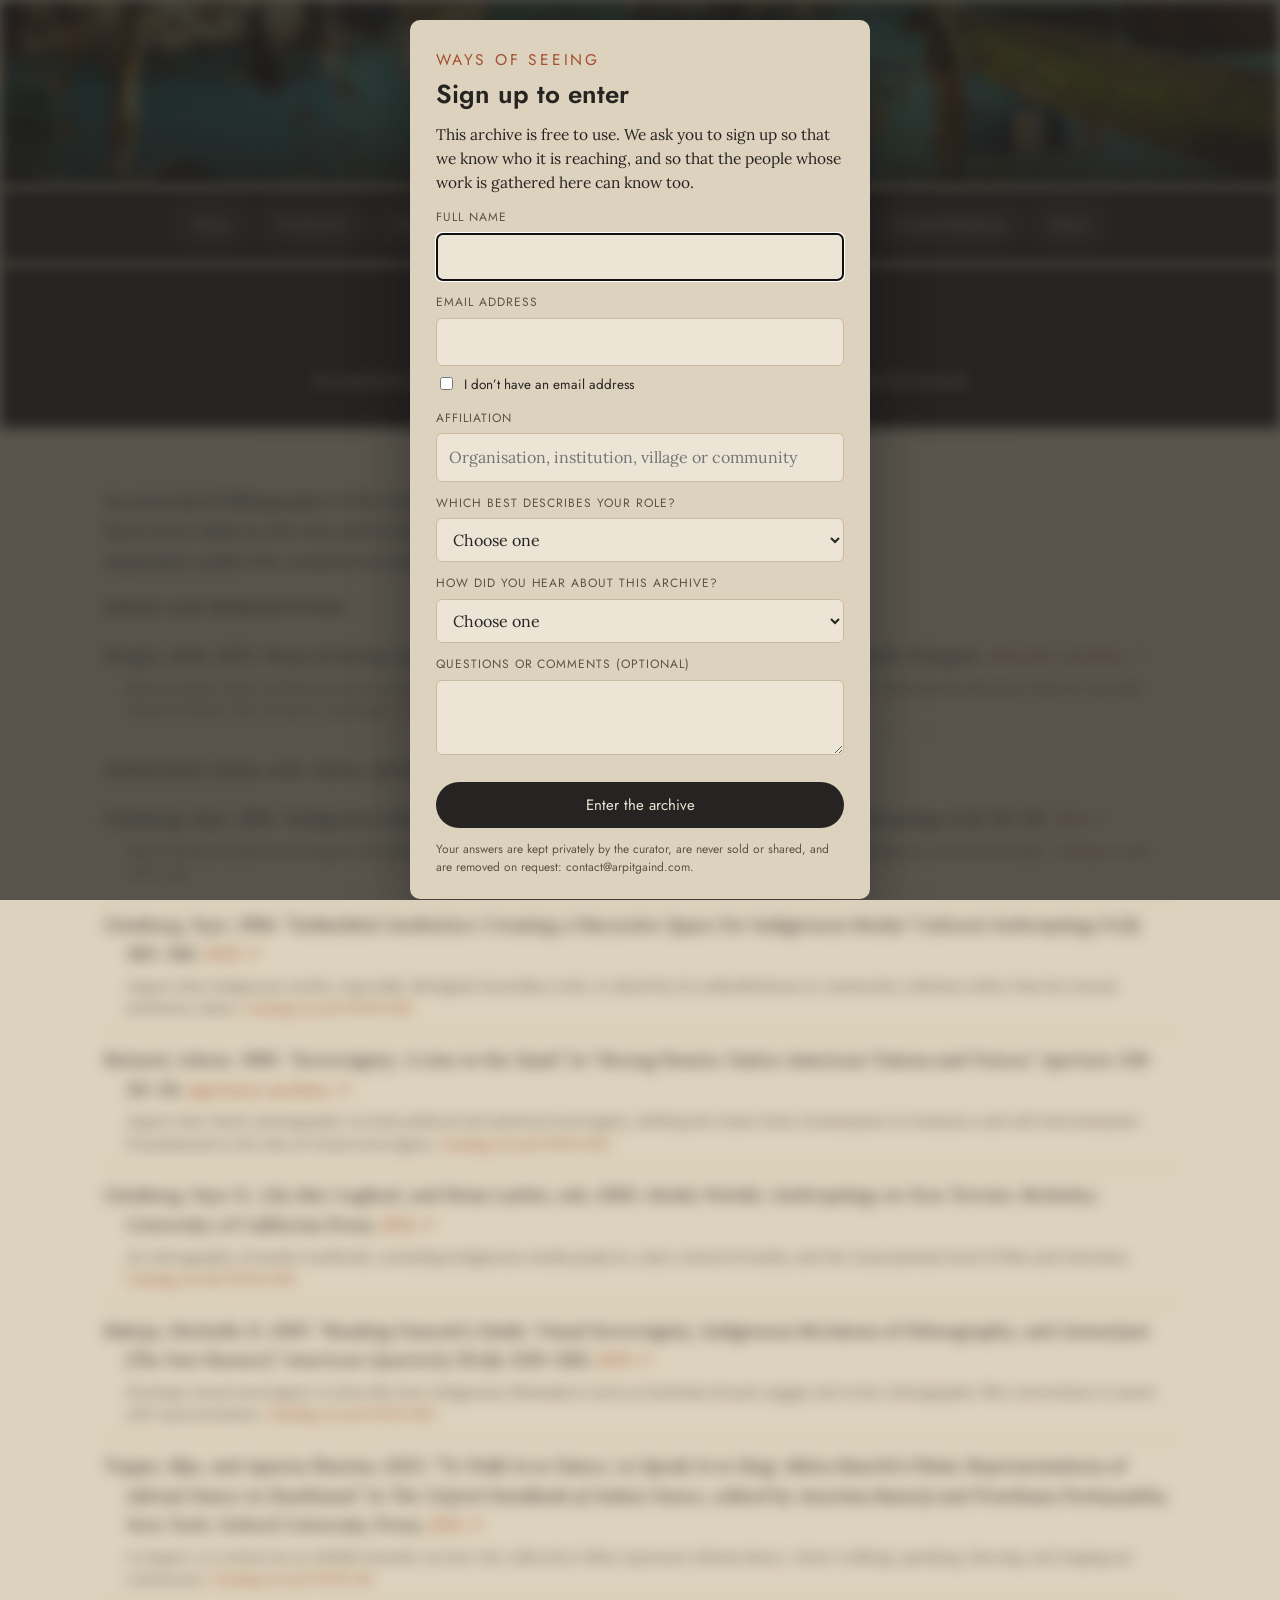
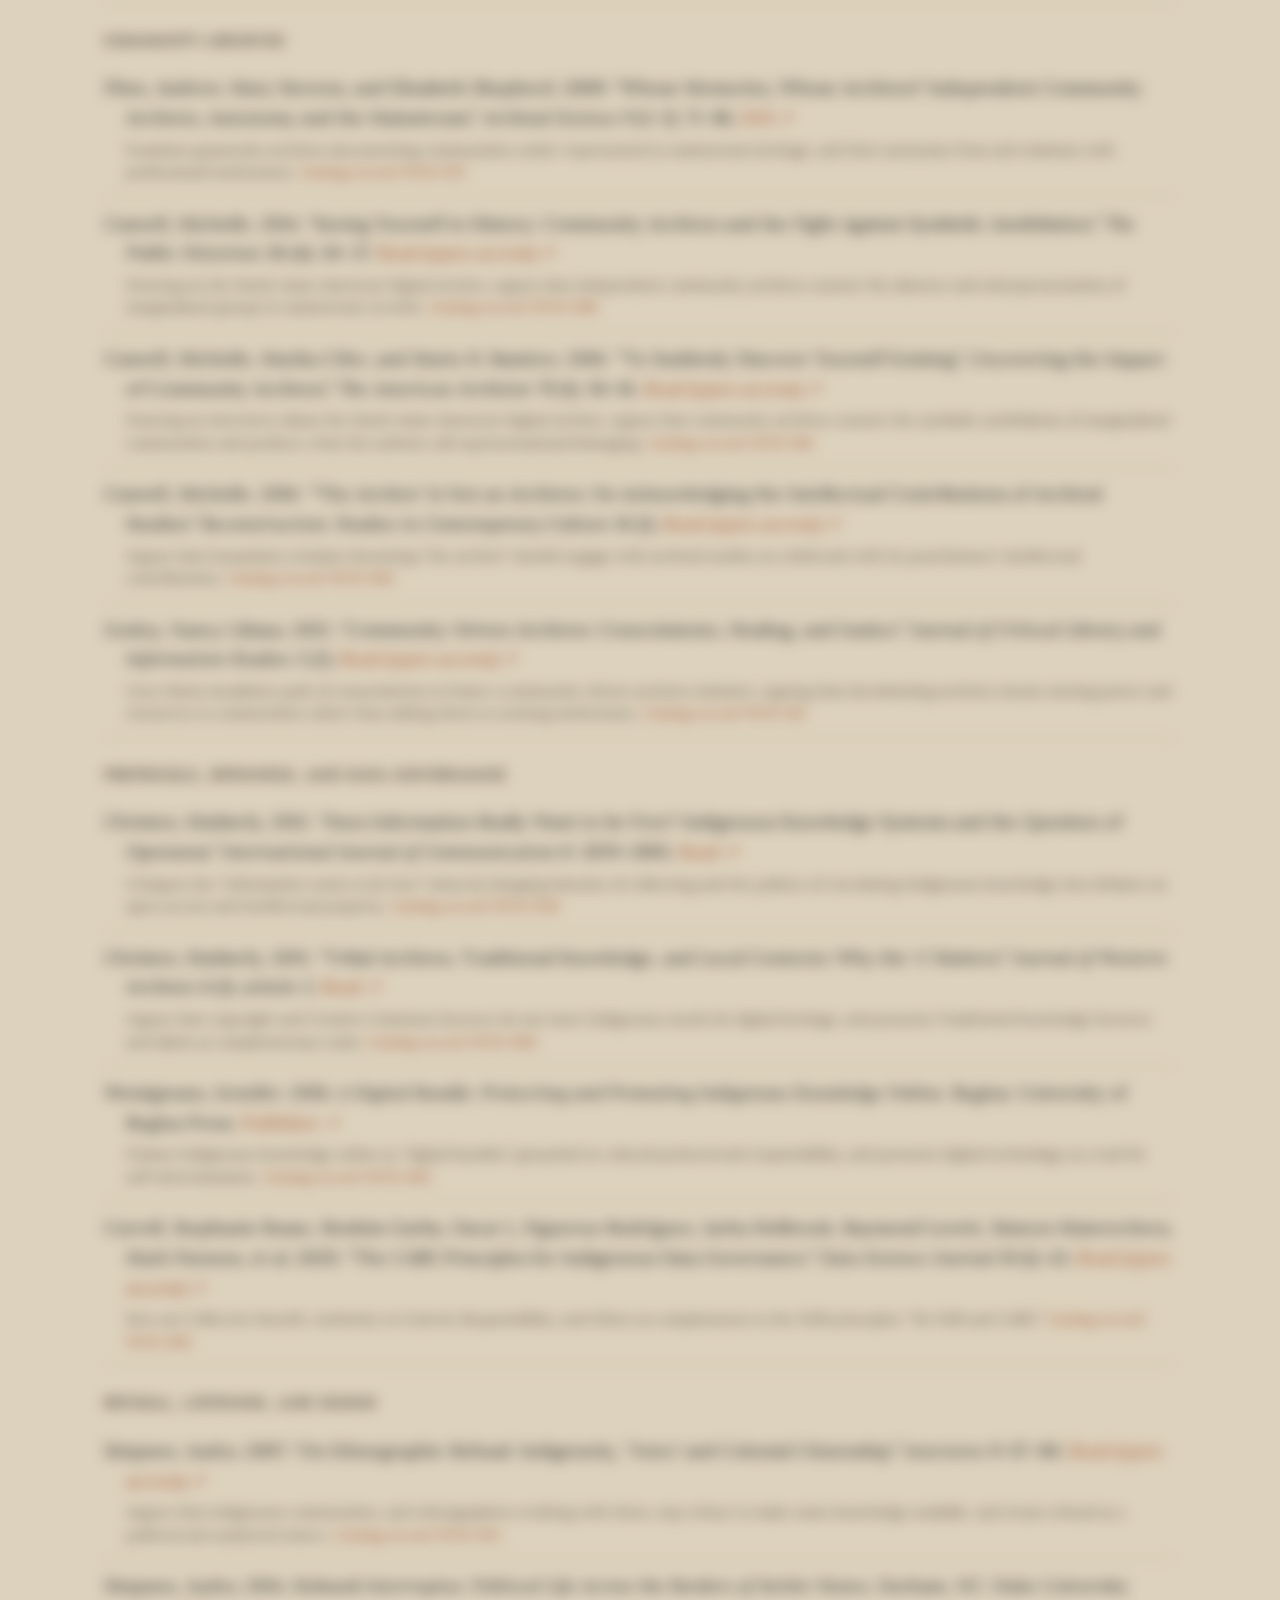
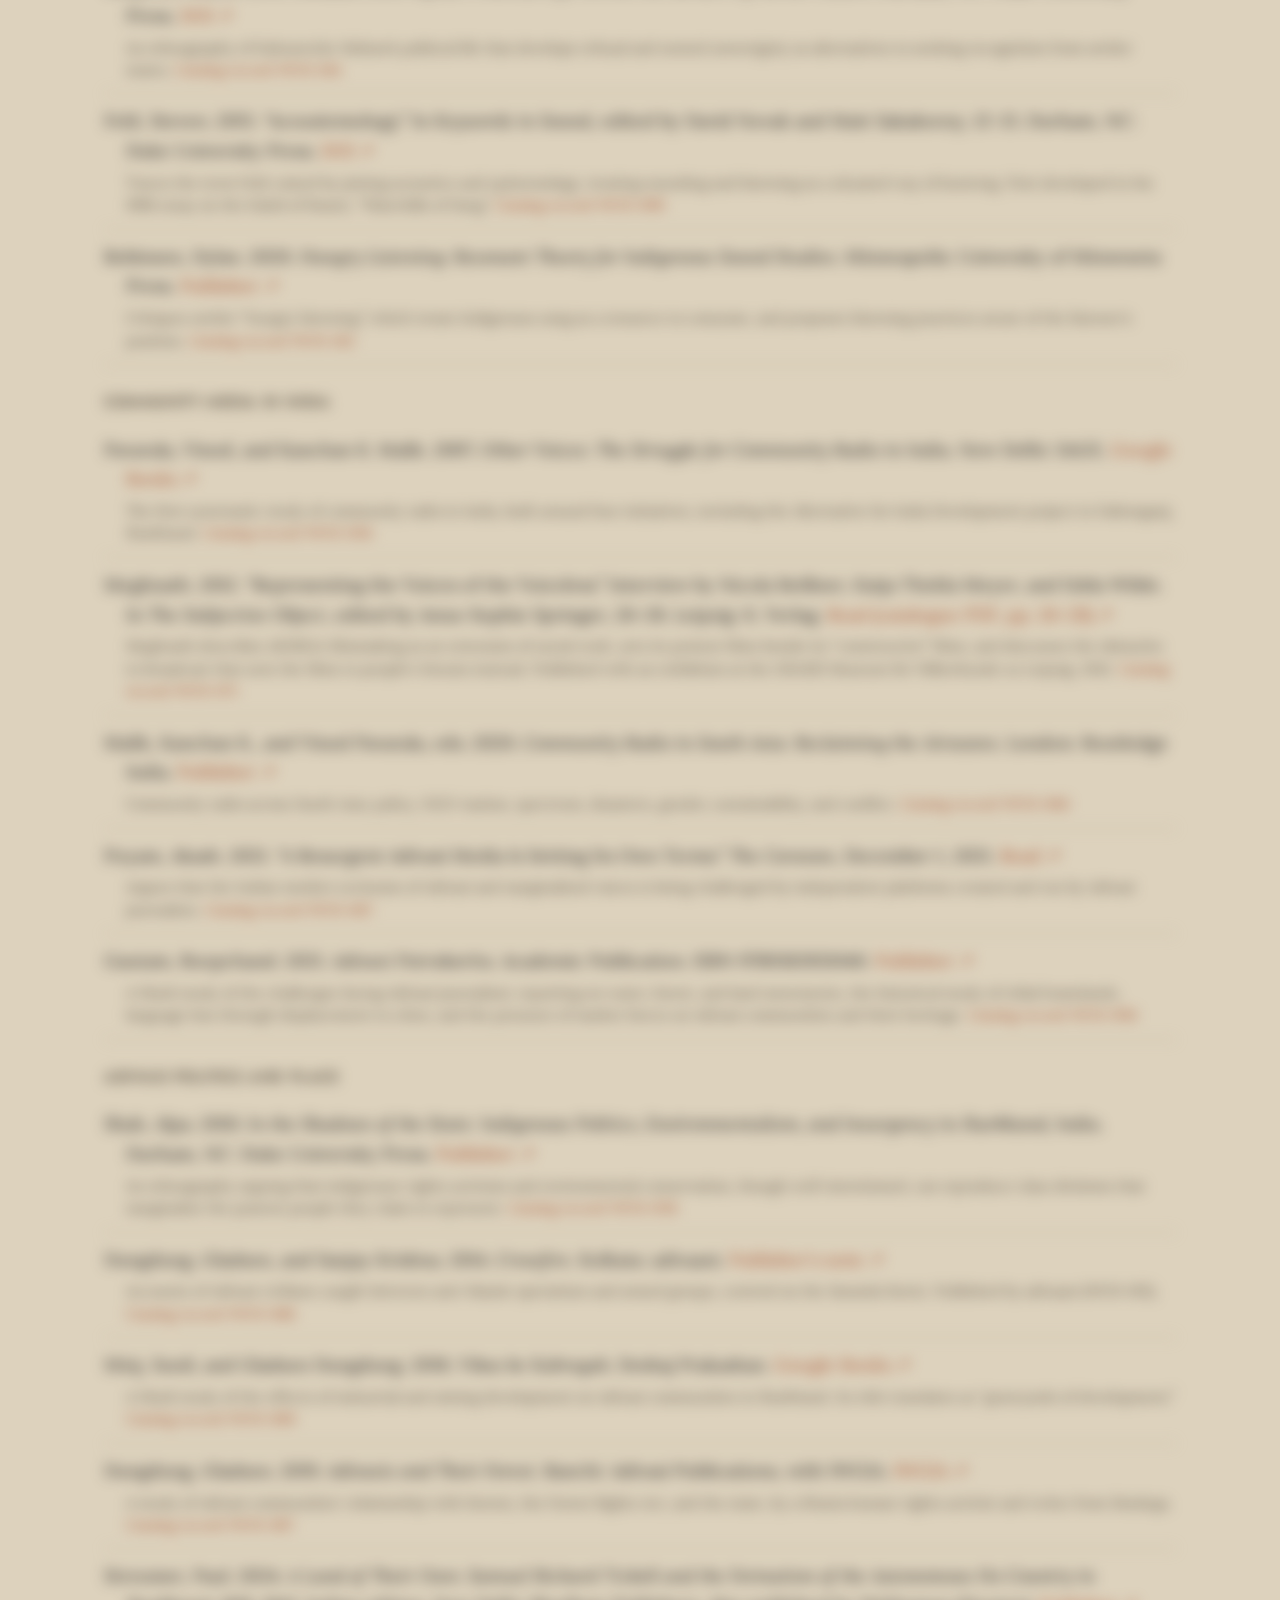
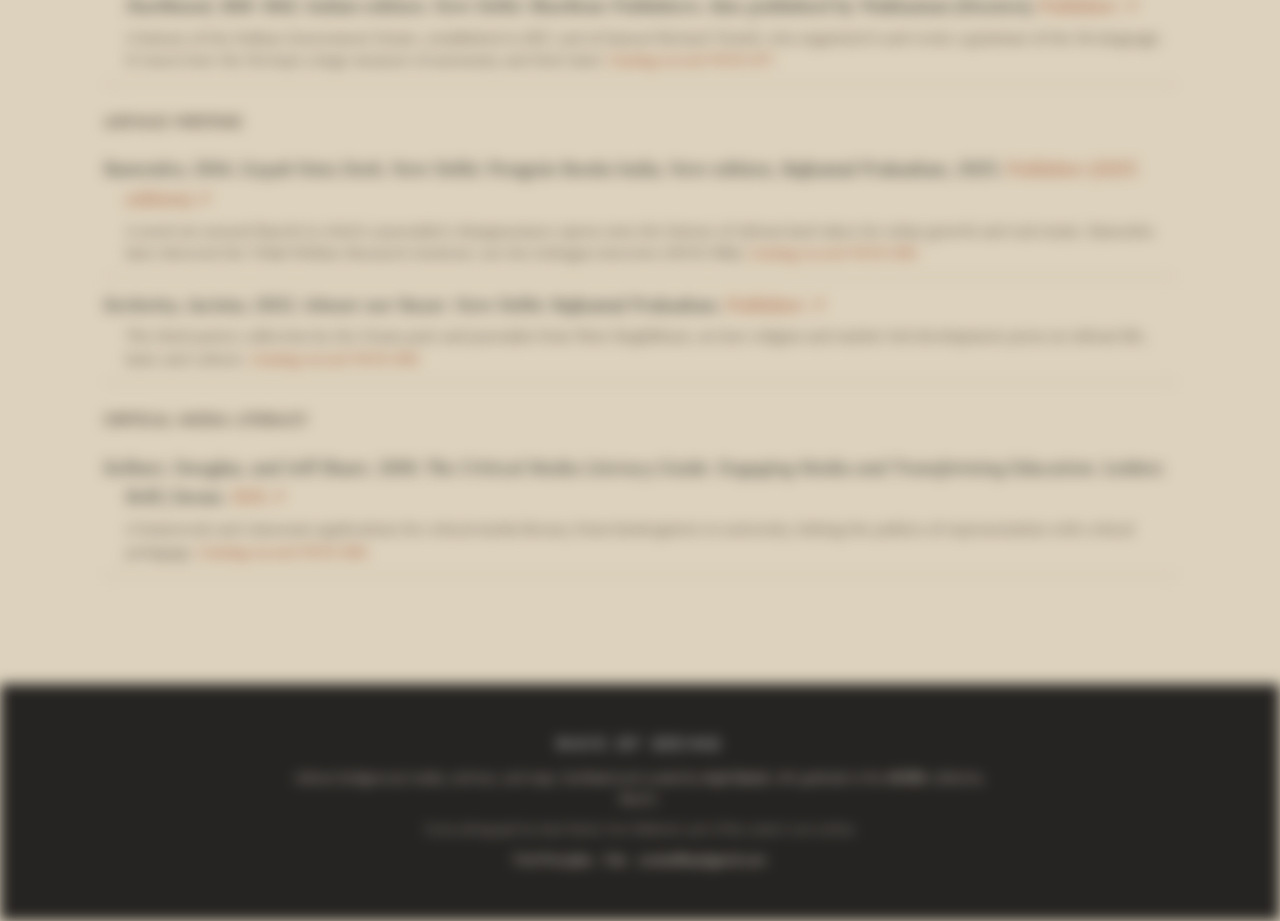
<file: readings.html>
<!DOCTYPE html>
<html lang="en">
<head>
<meta charset="UTF-8">
<meta name="viewport" content="width=device-width, initial-scale=1.0">
<meta name="color-scheme" content="light only">
<title>Readings — Ways of Seeing</title>
<meta name="description" content="An annotated bibliography on Indigenous media, community archives, data governance, and Adivasi writing.">
<link rel="canonical" href="https://waysofseeing.in/readings.html">
<meta property="og:type" content="website">
<meta property="og:title" content="Readings — Ways of Seeing">
<meta property="og:description" content="An annotated bibliography on Indigenous media, community archives, data governance, and Adivasi writing.">
<meta property="og:url" content="https://waysofseeing.in/readings.html">
<meta property="og:image" content="https://waysofseeing.in/assets/img/waysofseeing-house.jpg">
<meta name="twitter:card" content="summary_large_image">
<link rel="stylesheet" href="assets/css/style.css">
</head>
<body class="wos-site">

<div class="wos-brand">
  <div class="wrap">
    <p class="wos-brand-head"><a href="index.html"><span class="wos-brand-title">Ways of Seeing</span></a></p>
    <p class="wos-brand-sub">Adivasi (Indigenous) Media, Archives, and Maps</p>
    <p class="wos-brand-credit">Facilitated and Curated by: <a href="https://arpitgaind.com/">Arpit Gaind</a></p>
  </div>
</div>
<header class="site-header wos-tabsbar">
  <div class="wrap">
    <nav class="site-nav wos-pills" aria-label="Main">
      <ul>
        <li><a href="index.html">Home</a></li>
        <li><a href="framework.html">Framework</a></li>
        <li><a href="catalog.html">Catalog</a></li>
        <li><a href="screening.html">Screening Room</a></li>
        <li><a href="readings.html" aria-current="page">Readings</a></li>
        <li><a href="principles.html">First Principles</a></li>
        <li><a href="counter-mapping.html">Counter-Mapping</a></li>
        <li><a href="about.html">About</a></li>
      </ul>
    </nav>
  </div>
</header>

<section class="wos-masthead wos-pagehead" id="readings">
  <div class="wrap">
    <h1>Readings</h1>
    <p class="wos-lede">An annotated bibliography of the scholarship behind the archive, grouped by strand.</p>
  </div>
</section>

<main class="wide wos">
  <div class="wrap">

    <div class="wos-prose">
      <p>
        An annotated bibliography of the scholarship behind the <a href="framework.html">Framework</a>, grouped by
        strand. Each entry links to the text and to its catalog record. My own writing is catalogued separately under
        the curator&rsquo;s records.
      </p>
    </div>
    <div id="wos-readings"></div>
    <noscript><p class="note">The bibliography is generated from the catalog data and needs JavaScript. Every source is also cited in the Framework above.</p></noscript>

  </div>
</main>

<footer class="site-footer wos-footer">
  <div class="wrap">
    <p class="wos-footer-title">Ways of Seeing</p>
    <p>Adivasi (Indigenous) media, archives, and maps, facilitated and curated by <a href="https://arpitgaind.com/">Arpit Gaind</a>, with gratitude to the
    <a href="catalog.html#WOS-010">AKHRA</a> collective, Ranchi.</p>
    <p class="wos-footer-credit">Cover photograph by Arpit Gaind, from fieldwork; part of the curator&rsquo;s own archive.</p>
    <p><a href="principles.html">First Principles</a> &middot; <a href="about.html#cite">Cite</a> &middot;
    <a href="mailto:contact@arpitgaind.com">contact@arpitgaind.com</a></p>
  </div>
</footer>

<script src="assets/js/main.js" defer></script>
<script src="assets/js/wos-data.js" defer></script>
<script src="assets/js/wos-catalog.js" defer></script>
<script src="assets/js/wos-gate.js" defer></script>
</body>
</html>
</file>
<file: assets/css/style.css>
/* Arpit Gaind — site stylesheet
   Palette: wheat / sea-salt / black / grey — deliberately no true white anywhere.
   Typography: Jost (geometric sans, headings/UI) + Lora (warm serif, body) — free
   equivalents to the paid Futura PT / Calluna pairing this palette was inspired by.
   Accent is a CSS variable — change --accent below to retheme the entire site. */

@import url('https://fonts.googleapis.com/css2?family=Jost:wght@400;500;600&family=Lora:ital,wght@0,400;0,500;1,400&display=swap');

:root {
  --bg: #ddd2bd;         /* wheat/sea-salt base — replaces the old near-white */
  --ink: #262422;        /* warm near-black, matches --dark below */
  --ink-soft: #5c5346;
  --line: #c7baa0;
  --warm-grey: #cfc3ab;
  --dark: #262422;
  --dark-soft: #b8b2ab;
  --off-white: #ece5d6;  /* the lightest tone on the site — used sparingly for text on dark, never as a page bg */
  --accent: #a4502f; /* single accent color — swap this one value to retheme */
  --max-width: 780px;
  --font-body: 'Lora', Georgia, 'Iowan Old Style', serif;
  --font-ui: 'Jost', -apple-system, BlinkMacSystemFont, 'Segoe UI', Helvetica, Arial, sans-serif;
}

* { box-sizing: border-box; }

html { scroll-behavior: smooth; }

body {
  margin: 0;
  background: var(--bg);
  color: var(--ink);
  font-family: var(--font-body);
  font-size: 18px;
  line-height: 1.65;
}

a {
  color: var(--accent);
  text-decoration: none;
  border-bottom: 1px solid transparent;
}
a:hover { border-bottom-color: currentColor; }

.wrap {
  max-width: var(--max-width);
  margin: 0 auto;
  padding: 0 24px;
}

/* Header / nav */
header.site-header {
  background: var(--dark);
  padding: 28px 0 22px;
  position: sticky;
  top: 0;
  z-index: 100;
  transition: padding 0.25s ease, box-shadow 0.25s ease;
}
header.site-header.scrolled {
  padding: 12px 0 10px;
  box-shadow: 0 4px 20px rgba(0, 0, 0, 0.25);
}
header.site-header.scrolled .site-title { font-size: 20px; }
header.site-header.scrolled .site-title .divider { height: 26px; }
header.site-header .wrap {
  display: flex;
  flex-direction: column;
  align-items: center;
  gap: 18px;
  max-width: 1180px;
}
.site-title {
  font-family: var(--font-ui);
  font-weight: 500;
  font-size: 26px;
  line-height: 1;
  letter-spacing: 0.08em;
  color: #fff;
  border-bottom: none;
  display: inline-flex;
  align-items: center;
  transition: font-size 0.25s ease;
}
.site-title .divider {
  display: inline-block;
  align-self: center;
  width: 1px;
  height: 34px;
  background: var(--dark-soft);
  margin: 0 8px;
  transition: height 0.25s ease;
}
.site-title:hover { color: #fff; opacity: 0.85; }

nav.site-nav {
  font-family: var(--font-ui);
  font-size: 13px;
}
nav.site-nav ul {
  list-style: none;
  display: flex;
  justify-content: center;
  gap: 28px;
  margin: 0;
  padding: 0;
  flex-wrap: wrap;
}
/* Keep the full nav on a single row on desktop; wrapping resumes below this. */
@media (min-width: 1024px) {
  nav.site-nav ul { flex-wrap: nowrap; white-space: nowrap; gap: 22px; }
}
@media (min-width: 1024px) and (max-width: 1199px) {
  nav.site-nav ul { gap: 15px; }
  nav.site-nav a { letter-spacing: 0.05em; font-size: 12.5px; }
}
nav.site-nav a {
  color: var(--dark-soft);
  border-bottom: none;
  letter-spacing: 0.08em;
  text-transform: uppercase;
}
nav.site-nav a:hover,
nav.site-nav a[aria-current="page"] {
  color: #fff;
}

nav.site-nav li.has-dropdown {
  position: relative;
  padding-bottom: 10px;
  margin-bottom: -10px;
}
nav.site-nav .dropdown {
  display: none;
  position: absolute;
  top: 100%;
  left: 0;
  list-style: none;
  margin: 0;
  padding: 6px 0;
  min-width: 200px;
  background: var(--dark);
  border: 1px solid #3a3733;
  border-radius: 6px;
  box-shadow: 0 6px 16px rgba(0, 0, 0, 0.25);
  z-index: 20;
}
nav.site-nav li.has-dropdown:hover .dropdown,
nav.site-nav li.has-dropdown:focus-within .dropdown {
  display: block;
}
nav.site-nav .dropdown li { padding: 0; }
nav.site-nav .dropdown a {
  display: block;
  padding: 8px 16px;
  white-space: nowrap;
  font-size: 12px;
  text-transform: none;
  letter-spacing: 0.02em;
}
nav.site-nav .dropdown a:hover {
  background: #322f2b;
}

/* Phones: header menu becomes one swipeable row so the sticky header stays short */
@media (max-width: 760px) {
  header.site-header { padding: 16px 0 10px; }
  header.site-header.scrolled { padding: 8px 0 6px; }
  header.site-header .wrap { gap: 10px; padding-left: 0; padding-right: 0; }
  .site-title { font-size: 22px; }
  .site-title .divider { height: 28px; }
  nav.site-nav { width: 100%; }
  nav.site-nav > ul {
    flex-wrap: nowrap; justify-content: flex-start; gap: 20px;
    overflow-x: auto; white-space: nowrap; padding: 4px 20px 6px;
    scrollbar-width: none; -webkit-overflow-scrolling: touch;
    mask-image: linear-gradient(to right, transparent 0, #000 14px, #000 calc(100% - 14px), transparent 100%);
  }
  nav.site-nav > ul::-webkit-scrollbar { display: none; }
  nav.site-nav .dropdown { display: none !important; }
  nav.site-nav li.has-dropdown { padding-bottom: 0; margin-bottom: 0; }
}

main {
  padding: 56px 0 80px;
}
main.wide { max-width: 920px; margin: 0 auto; }

h1, h2, h3, h4 {
  font-family: var(--font-ui);
  font-weight: 600;
  line-height: 1.3;
}
h1 { font-size: 32px; margin: 0 0 8px; }
h2 { font-size: 20px; margin: 48px 0 16px; border-top: 1px solid var(--line); padding-top: 32px; }
h2:first-of-type { border-top: none; padding-top: 0; margin-top: 0; }
h3 { font-size: 17px; margin: 24px 0 6px; }
h4 { font-size: 15px; margin: 16px 0 4px; }

.tagline {
  font-family: var(--font-ui);
  color: var(--ink-soft);
  font-size: 16px;
  margin: 0 0 32px;
}

.placeholder {
  font-family: var(--font-ui);
  font-size: 13px;
  color: var(--accent);
  background: color-mix(in srgb, var(--accent) 10%, transparent);
  border: 1px dashed color-mix(in srgb, var(--accent) 40%, transparent);
  padding: 10px 14px;
  border-radius: 4px;
  margin: 8px 0 24px;
  display: inline-block;
}

/* Name banner — homepage only, full-width abstract background with name + tagline */
.name-banner {
  position: relative;
  overflow: hidden;
  background: var(--bg);
  padding: 90px 24px;
  text-align: center;
}
.name-banner-art {
  position: absolute;
  inset: 0;
  width: 100%;
  height: 100%;
}
.name-banner-text {
  position: relative;
  z-index: 1;
}
.name-banner-text h1 {
  font-family: var(--font-ui);
  color: var(--ink);
  font-size: 40px;
  letter-spacing: 0.1em;
  text-transform: uppercase;
  font-weight: 500;
  margin: 0 0 12px;
}
.name-banner-text .tagline {
  color: var(--ink-soft);
  font-family: var(--font-ui);
  font-size: 13px;
  letter-spacing: 0.16em;
  text-transform: uppercase;
  margin: 0;
}

/* Cover banner — homepage only, single static field photo */
.cover-banner {
  position: relative;
  min-height: 460px;
  overflow: hidden;
  background: var(--dark);
}
.cover-banner img {
  position: absolute;
  top: 0; left: 0;
  width: 100%;
  height: 100%;
  object-fit: cover;
  object-position: center 40%;
}

/* Photo + intro panel — homepage, below the cover banner */
.split-hero {
  display: grid;
  grid-template-columns: 1fr 1fr;
}
.split-hero-photo {
  background: var(--dark);
  min-height: 420px;
  overflow: hidden;
}
.split-hero-photo img {
  width: 100%;
  height: 100%;
  object-fit: cover;
  object-position: center 30%;
  display: block;
  opacity: 0.95;
}
.split-hero-text {
  background: var(--dark);
  color: var(--dark-soft);
  padding: 56px;
  display: flex;
  flex-direction: column;
  align-items: center;
  justify-content: center;
  text-align: center;
}
.split-hero-text h2 {
  font-family: var(--font-ui);
  color: #fff;
  font-size: 22px;
  letter-spacing: 0.04em;
  font-weight: 500;
  margin: 0 0 18px;
  border-top: none;
  padding-top: 0;
}
.split-hero-text p {
  font-size: 17px;
  line-height: 1.7;
  margin: 0 0 24px;
}
.split-hero-text p strong { color: #fff; font-weight: 500; }

/* Bio box — sets "Hello, I'm Arpit" + the bio paragraph apart as a distinct card */
.bio-box {
  border: 1px solid rgba(255, 255, 255, 0.15);
  background: rgba(255, 255, 255, 0.04);
  border-radius: 10px;
  padding: 32px 36px;
  margin: 0 0 24px;
  max-width: 480px;
}
.bio-box p:last-child { margin-bottom: 0; }
.bio-box a {
  color: var(--dark-soft);
  font-family: var(--font-ui);
  font-size: 13px;
  font-weight: 500;
  letter-spacing: 0.05em;
  text-transform: uppercase;
  background: rgba(255, 255, 255, 0.08);
  border-bottom: 1px solid rgba(255, 255, 255, 0.25);
  padding: 2px 5px;
  border-radius: 3px;
}
.bio-box a:hover { color: #fff; background: rgba(255, 255, 255, 0.16); border-bottom-color: #fff; }
.bio-more { display: none; }
.bio-more.expanded { display: block; }
.hats-grid {
  display: flex;
  justify-content: center;
  margin: 0 0 24px;
}
.hats-grid img {
  width: 100%;
  max-width: 260px;
  height: 220px;
  object-fit: cover;
  border-radius: 8px;
  display: block;
  cursor: zoom-in;
}
.bio-box .toggle-btn { color: var(--dark-soft); }
.bio-box .toggle-btn:hover { color: #fff; }

/* Get in Touch — repeated CTA button, solid fill on every background */
.btn {
  display: inline-block;
  font-family: var(--font-ui);
  font-size: 13px;
  letter-spacing: 0.1em;
  text-transform: uppercase;
  padding: 12px 28px;
  background: var(--dark);
  color: #fff !important;
  border: 1px solid var(--dark);
  border-radius: 2px;
}
.btn:hover { background: var(--accent); border-color: var(--accent); }

/* Awards & Recognitions */
.award-featured {
  border: 1px solid var(--accent);
  background: color-mix(in srgb, var(--accent) 6%, transparent);
  border-radius: 6px;
  padding: 20px 24px;
  margin-bottom: 32px;
}
.award-featured .eyebrow {
  font-family: var(--font-ui);
  font-size: 11px;
  letter-spacing: 0.12em;
  text-transform: uppercase;
  color: var(--accent);
  font-weight: 600;
  margin-bottom: 6px;
}
.award-featured h3 { margin: 0 0 4px; }
ul.awards-list { list-style: none; padding: 0; margin: 0; }
ul.awards-list li {
  display: flex;
  justify-content: space-between;
  gap: 16px;
  padding: 10px 0;
  border-bottom: 1px solid var(--line);
}
ul.awards-list li .award-amount {
  font-family: var(--font-ui);
  font-size: 13px;
  color: var(--ink-soft);
  white-space: nowrap;
}

@media (max-width: 760px) {
  .split-hero { grid-template-columns: 1fr; }
  .split-hero-photo { min-height: 320px; }
  .split-hero-text { padding: 40px 28px; }
}

@media (max-width: 760px) {
  .cover-banner { min-height: 300px; }
  .name-banner { padding: 60px 20px; }
  .name-banner-text h1 { font-size: 28px; }
}

/* Hero photo placeholder on homepage */
.hero-photo {
  width: 220px;
  height: 220px;
  border-radius: 50%;
  background: var(--line);
  display: flex;
  align-items: center;
  justify-content: center;
  font-family: var(--font-ui);
  font-size: 12px;
  color: var(--ink-soft);
  margin-bottom: 28px;
  text-align: center;
  padding: 12px;
  overflow: hidden;
}
.hero-photo img {
  width: 100%;
  height: 100%;
  object-fit: cover;
  display: block;
}

/* Field photography */
.field-photo {
  margin: 0 0 16px;
  border-radius: 6px;
  overflow: hidden;
}
.field-photo img {
  width: 100%;
  display: block;
}
.field-photo figcaption {
  font-family: var(--font-ui);
  font-size: 12px;
  color: var(--ink-soft);
  padding: 8px 2px 0;
}

.header-photo {
  width: 100%;
  max-height: 360px;
  object-fit: cover;
  border-radius: 6px;
  margin-bottom: 28px;
  display: block;
}

/* Contact page — prominent email, supporting text set apart below */
.contact-email {
  font-family: var(--font-ui);
  font-size: clamp(20px, 5.2vw, 30px);
  line-height: 1.45;
  margin: 8px 0 20px;
  overflow-wrap: anywhere;
}
.contact-email a { border-bottom: none; }
.contact-note {
  padding-left: 20px;
  border-left: 2px solid var(--line);
  color: var(--ink-soft);
  margin-bottom: 36px;
}

/* Icon column */
.icon-row {
  display: flex;
  gap: 18px;
  flex-wrap: wrap;
  margin: 20px 0 36px;
  font-family: var(--font-ui);
  font-size: 14px;
}
.icon-row a {
  display: inline-flex;
  align-items: center;
  gap: 6px;
  color: #fff;
  background: var(--dark);
  border: 1px solid var(--dark);
  padding: 7px 14px;
  border-radius: 20px;
}
.icon-row a:hover {
  background: var(--accent);
  border-color: var(--accent);
}
.icon-row .pending {
  opacity: 0.55;
  cursor: default;
}

/* Section link icons on homepage */
.section-grid {
  display: grid;
  grid-template-columns: repeat(auto-fit, minmax(140px, 1fr));
  gap: 16px;
  margin: 32px 0;
}
.section-card {
  border: 1px solid var(--line);
  border-radius: 6px;
  padding: 20px 16px;
  text-align: center;
  font-family: var(--font-ui);
}
.section-card a {
  color: var(--ink);
  font-weight: 600;
  border-bottom: none;
}
.section-card:hover { border-color: var(--accent); }
.section-card:hover a { color: var(--accent); }
.section-card .sub {
  display: block;
  font-size: 12px;
  color: var(--ink-soft);
  margin-top: 4px;
}

ul.plain { padding-left: 20px; }
ul.plain li { margin-bottom: 8px; }

.entry { margin-bottom: 28px; }
.entry .meta {
  font-family: var(--font-ui);
  font-size: 13px;
  color: var(--ink-soft);
  margin-bottom: 4px;
}

.note {
  font-family: var(--font-ui);
  font-size: 13px;
  color: var(--ink-soft);
  font-style: italic;
}

.video-slot {
  border: 1px solid var(--line);
  border-radius: 6px;
  padding: 40px 20px;
  text-align: center;
  font-family: var(--font-ui);
  color: var(--ink-soft);
  margin-bottom: 8px;
  background: var(--warm-grey);
}

.video-embed {
  position: relative;
  width: 100%;
  padding-top: 56.25%; /* 16:9 */
  margin-bottom: 8px;
  border-radius: 6px;
  overflow: hidden;
  background: #111;
}
.video-embed iframe {
  position: absolute;
  top: 0; left: 0;
  width: 100%;
  height: 100%;
  border: 0;
}

/* Ways of Seeing sub-site */
.project-banner {
  font-family: var(--font-ui);
  font-size: 13px;
  color: var(--ink-soft);
  background: var(--warm-grey);
  border: 1px solid var(--line);
  border-radius: 6px;
  padding: 10px 16px;
  margin-bottom: 24px;
}
.project-banner a { font-weight: 600; }

nav.project-nav {
  font-family: var(--font-ui);
  font-size: 14px;
  border-bottom: 1px solid var(--line);
  margin-bottom: 40px;
  padding-bottom: 16px;
}
nav.project-nav ul {
  list-style: none;
  display: flex;
  gap: 20px;
  margin: 0;
  padding: 0;
  flex-wrap: wrap;
}
nav.project-nav a {
  color: var(--ink-soft);
  border-bottom: none;
}
nav.project-nav a:hover,
nav.project-nav a[aria-current="page"] {
  color: var(--accent);
}

.source-credit {
  font-family: var(--font-ui);
  font-size: 12px;
  color: var(--ink-soft);
  font-style: italic;
  margin-top: -8px;
  margin-bottom: 24px;
}

footer.site-footer {
  background: var(--dark);
  padding: 48px 0 40px;
  text-align: center;
}
.footer-logo {
  font-family: var(--font-ui);
  font-weight: 500;
  font-size: 22px;
  letter-spacing: 0.08em;
  color: #fff;
  border-bottom: none;
  display: inline-flex;
  align-items: center;
}
.footer-logo:hover { color: #fff; opacity: 0.85; }
.footer-logo .divider {
  display: inline-block;
  width: 1px;
  height: 26px;
  background: var(--dark-soft);
  margin: 0 8px;
}
.footer-nav {
  margin: 22px 0 0;
  font-family: var(--font-ui);
  font-size: 12px;
}
.footer-nav ul {
  list-style: none;
  display: flex;
  justify-content: center;
  align-items: center;
  gap: 10px;
  flex-wrap: wrap;
  margin: 0;
  padding: 0;
}
.footer-nav a {
  color: var(--dark-soft);
  border-bottom: none;
  letter-spacing: 0.08em;
  text-transform: uppercase;
}
.footer-nav a:hover { color: #fff; }
.footer-nav li[aria-hidden] { color: #4a4642; }
.footer-social {
  display: flex;
  justify-content: center;
  align-items: center;
  gap: 20px;
  margin-top: 26px;
}
.footer-social svg {
  width: 18px;
  height: 18px;
  fill: var(--dark-soft);
  transition: fill 0.2s ease;
}
.footer-social a:hover svg { fill: #fff; }

@media (max-width: 560px) {
  h1 { font-size: 26px; }
  body { font-size: 17px; }
}

/* Scroll-reveal */
.reveal {
  opacity: 0;
  transform: translateY(18px);
  transition: opacity 0.7s ease, transform 0.7s ease;
}
.reveal.in-view { opacity: 1; transform: none; }
@media (prefers-reduced-motion: reduce) {
  .reveal { opacity: 1; transform: none; transition: none; }
}

/* Back to top */
.back-to-top {
  position: fixed;
  right: 24px;
  bottom: 24px;
  width: 44px;
  height: 44px;
  border-radius: 50%;
  background: var(--dark);
  color: var(--off-white);
  border: none;
  font-size: 18px;
  line-height: 1;
  cursor: pointer;
  display: flex;
  align-items: center;
  justify-content: center;
  opacity: 0;
  visibility: hidden;
  transform: translateY(8px);
  transition: opacity 0.25s ease, transform 0.25s ease, visibility 0.25s;
  z-index: 90;
  box-shadow: 0 4px 14px rgba(0, 0, 0, 0.25);
}
.back-to-top.visible { opacity: 1; visibility: visible; transform: none; }
.back-to-top:hover { background: var(--accent); }

/* Hover zoom on photography */
.field-photo, .split-hero-photo, .header-photo-wrap {
  overflow: hidden;
}
.field-photo img, .split-hero-photo img, .header-photo-wrap img {
  transition: transform 0.6s ease;
}
.field-photo:hover img,
.split-hero-photo:hover img,
.header-photo-wrap:hover img {
  transform: scale(1.045);
}
.field-photo img, .header-photo-wrap img { cursor: zoom-in; }

.header-photo-wrap {
  border-radius: 6px;
  margin-bottom: 28px;
}
.header-photo-wrap img {
  width: 100%;
  max-height: 360px;
  object-fit: cover;
  display: block;
}

/* Lightbox */
.lightbox-overlay {
  position: fixed;
  inset: 0;
  background: rgba(20, 18, 16, 0.9);
  display: flex;
  align-items: center;
  justify-content: center;
  z-index: 300;
  cursor: zoom-out;
  animation: lightbox-fade 0.2s ease;
  padding: 40px;
}
@keyframes lightbox-fade { from { opacity: 0; } to { opacity: 1; } }
.lightbox-overlay img {
  max-width: 90vw;
  max-height: 88vh;
  border-radius: 4px;
  box-shadow: 0 20px 60px rgba(0, 0, 0, 0.5);
}
.lightbox-close {
  position: absolute;
  top: 20px;
  right: 28px;
  background: none;
  border: none;
  color: var(--off-white);
  font-size: 32px;
  line-height: 1;
  cursor: pointer;
}

/* Collapsible "show more" lists */
.toggle-btn {
  display: inline-flex;
  align-items: center;
  gap: 6px;
  font-family: var(--font-ui);
  font-size: 13px;
  letter-spacing: 0.04em;
  color: var(--accent);
  background: none;
  border: none;
  cursor: pointer;
  padding: 8px 0;
  border-bottom: 1px solid transparent;
}
.toggle-btn:hover { border-bottom-color: currentColor; }
.toggle-btn .arrow { transition: transform 0.25s ease; display: inline-block; }
.toggle-btn[aria-expanded="true"] .arrow { transform: rotate(180deg); }
.collapsible-item {
  display: none;
}
.collapsible-item.expanded {
  display: list-item;
}

/* In-page section nav (scrollspy) */
nav.page-nav {
  position: sticky;
  top: var(--header-h, 90px);
  font-family: var(--font-ui);
  font-size: 13px;
  border-bottom: 1px solid var(--line);
  margin-bottom: 40px;
  padding-bottom: 16px;
  background: var(--bg);
  z-index: 10;
}
nav.page-nav ul {
  list-style: none;
  display: flex;
  gap: 20px;
  margin: 0;
  padding: 0;
  flex-wrap: wrap;
}
nav.page-nav a {
  color: var(--ink-soft);
  border-bottom: none;
  transition: color 0.2s ease;
}
nav.page-nav a:hover,
nav.page-nav a.active {
  color: var(--accent);
  font-weight: 600;
}


/* Featured project card (Digital Humanities page) */
.dh-feature {
  display: grid; grid-template-columns: 1fr; gap: 20px;
  margin: 8px 0 48px; padding: 20px; border: 1px solid var(--line); border-radius: 8px;
  background: color-mix(in srgb, var(--off-white) 40%, transparent);
}
.dh-feature-img { display: block; border-bottom: none; line-height: 0; }
.dh-feature-img img { width: 100%; aspect-ratio: 16 / 9; object-fit: cover; border-radius: 4px; }
.dh-feature h3 { margin: 6px 0 10px; }
.dh-feature-links { display: flex; flex-wrap: wrap; align-items: center; gap: 8px 16px; font-family: var(--font-ui); font-size: 13px; margin-bottom: 0; }
.dh-feature-cta {
  display: inline-block; background: var(--dark); color: var(--off-white) !important; border-bottom: none;
  padding: 9px 16px; border-radius: 999px; font-size: 13.5px;
}
.dh-feature-cta:hover { background: var(--accent); }
@media (max-width: 760px) { .dh-feature { gap: 14px; padding: 14px; } }

/* Film thumbnail cards (link out to Vimeo / YouTube) */
.film-thumb {
  display: block;
  position: relative;
  width: 100%;
  padding-top: 56.25%; /* 16:9 */
  margin-bottom: 8px;
  border-radius: 6px;
  overflow: hidden;
  background: #111;
  border-bottom: none;
}
.film-thumb img {
  position: absolute;
  top: 0; left: 0;
  width: 100%;
  height: 100%;
  object-fit: cover;
  transition: transform 0.4s ease, filter 0.4s ease;
}
.film-thumb::after {
  content: "";
  position: absolute;
  top: 50%; left: 50%;
  width: 64px; height: 64px;
  margin: -32px 0 0 -32px;
  border-radius: 50%;
  background: rgba(20, 19, 18, 0.55) url("data:image/svg+xml;charset=utf-8,%3Csvg xmlns='http://www.w3.org/2000/svg' viewBox='0 0 24 24' fill='%23fff'%3E%3Cpath d='M8 5v14l11-7z'/%3E%3C/svg%3E") no-repeat center / 26px 26px;
  backdrop-filter: blur(2px);
  transition: background-color 0.3s ease, transform 0.3s ease;
}
.film-thumb:hover img,
.film-thumb:focus-visible img {
  transform: scale(1.03);
  filter: brightness(0.85);
}
.film-thumb:hover::after,
.film-thumb:focus-visible::after {
  background-color: rgba(20, 19, 18, 0.8);
  transform: scale(1.08);
}
.film-thumb:focus-visible {
  outline: 2px solid var(--ink, #262422);
  outline-offset: 3px;
}
.film-access {
  font-family: var(--font-ui);
  font-size: 12.5px;
  color: var(--ink-soft, #6b6459);
  margin-top: -2px;
}
@media (prefers-reduced-motion: reduce) {
  .film-thumb img,
  .film-thumb::after { transition: none; }
  .film-thumb:hover img,
  .film-thumb:focus-visible img { transform: none; }
}

/* ===================================================================
   Ways of Seeing — standalone DH archive (ways-of-seeing/index.html)
   All selectors prefixed .wos- so nothing leaks into the rest of the site.
   =================================================================== */
main.wos { max-width: none; padding-top: 0; }
main.wos .wrap { max-width: 1120px; }
main.wos .wos-prose { max-width: 760px; }

/* Masthead */
.wos-masthead {
  background: var(--dark);
  color: var(--dark-soft);
  position: relative;
  overflow: hidden;
}
.wos-cover {
  margin: 0;
  background: var(--dark);
  padding: 0 24px 40px;
  line-height: 0;
}
.wos-cover img {
  display: block;
  width: auto;
  height: auto;
  max-width: min(100%, 1120px);
  max-height: 70vh;
  margin: 0 auto;
  border-radius: 4px;
}
.wos-masthead .wrap {
  position: relative;
  max-width: 1120px;
  padding-top: 56px;
  padding-bottom: 36px;
}
.wos-eyebrow {
  font-family: var(--font-ui);
  font-size: 12px;
  letter-spacing: 0.18em;
  text-transform: uppercase;
  color: var(--off-white);
  opacity: 0.8;
  margin: 0 0 12px;
}
.wos-masthead h1 {
  color: #fff;
  font-size: clamp(34px, 5vw, 56px);
  letter-spacing: 0.04em;
  font-weight: 500;
  margin: 0 0 12px;
}
.wos-masthead .wos-lede {
  font-size: 19px;
  line-height: 1.6;
  color: var(--off-white);
  max-width: 720px;
  margin: 0 0 32px;
}
.wos-stats {
  display: flex;
  flex-wrap: wrap;
  gap: 8px 36px;
  margin: 0;
  padding: 20px 0 0;
  border-top: 1px solid rgba(236, 229, 214, 0.2);
  font-family: var(--font-ui);
  list-style: none;
}
.wos-stats li { display: flex; flex-direction: column; }
.wos-stats strong { color: #fff; font-size: 26px; font-weight: 500; line-height: 1.1; }
.wos-stats span { font-size: 12px; letter-spacing: 0.08em; text-transform: uppercase; }

main.wos nav.page-nav {
  margin-top: 0;
  padding: 14px 0;
}
main.wos nav.page-nav ul {
  justify-content: center;
  gap: 8px 10px;
}
main.wos nav.page-nav a {
  display: inline-block;
  padding: 7px 14px;
  border: 1px solid var(--line);
  border-radius: 999px;
  font-size: 13.5px;
  letter-spacing: 0.02em;
  white-space: nowrap;
}
main.wos nav.page-nav a:hover,
main.wos nav.page-nav a.active {
  background: var(--dark);
  border-color: var(--dark);
  color: var(--off-white);
  font-weight: 500;
}
/* Masthead: centred title block */
.wos-masthead .wrap { text-align: center; }
.wos-masthead .wos-lede { margin-left: auto; margin-right: auto; }
.wos-stats { justify-content: center; }
.wos-stats li { align-items: center; }
@media (max-width: 760px) {
  .wos-masthead .wrap { padding-top: 36px; padding-bottom: 24px; }
  .wos-masthead .wos-lede { font-size: 16.5px; }
  .wos-stats { gap: 14px 22px; }
  .wos-stats strong { font-size: 22px; }
  .wos-cover { padding: 0 0 24px; }
  .wos-cover img { border-radius: 0; max-height: none; width: 100%; }
  /* Tabs become one swipeable row so the sticky bar stays short */
  main.wos nav.page-nav { margin-left: -24px; margin-right: -24px; padding: 10px 0; }
  main.wos nav.page-nav ul {
    flex-wrap: nowrap; justify-content: flex-start; overflow-x: auto;
    padding: 0 24px; scrollbar-width: none; -webkit-overflow-scrolling: touch;
  }
  main.wos nav.page-nav ul::-webkit-scrollbar { display: none; }
  main.wos nav.page-nav a { padding: 6px 12px; font-size: 13px; }
}

/* Section headings inside the archive get a numbered, catalog-like feel */
.wos-section-kicker {
  font-family: var(--font-ui);
  font-size: 12px;
  letter-spacing: 0.16em;
  text-transform: uppercase;
  color: var(--accent);
  margin: 0 0 4px;
}

/* Two-column prose + aside layout for the framework essay */
.wos-split {
  display: grid;
  grid-template-columns: minmax(0, 1fr) 280px;
  gap: 48px;
  align-items: start;
}
.wos-aside {
  position: sticky;
  top: calc(var(--header-h, 80px) + 84px);
  font-family: var(--font-ui);
  font-size: 13px;
  border-left: 2px solid var(--accent);
  padding-left: 18px;
}
.wos-aside h4 { font-size: 12px; letter-spacing: 0.12em; text-transform: uppercase; margin: 0 0 10px; }
.wos-aside ol { margin: 0; padding-left: 18px; }
.wos-aside li { margin-bottom: 6px; }
.wos-cite-ref { font-family: var(--font-ui); font-size: 0.8em; vertical-align: super; }

/* Paths */
.wos-paths {
  display: grid;
  grid-template-columns: repeat(auto-fit, minmax(200px, 1fr));
  gap: 14px;
  margin: 20px 0 8px;
}
.wos-path {
  display: block;
  border: 1px solid var(--line);
  border-radius: 6px;
  padding: 18px 18px 16px;
  color: var(--ink);
  background: color-mix(in srgb, var(--warm-grey) 45%, transparent);
  transition: border-color 0.2s ease, transform 0.2s ease, background-color 0.2s ease;
}
.wos-path:hover, .wos-path:focus-visible {
  border-color: var(--accent);
  transform: translateY(-2px);
  background: color-mix(in srgb, var(--warm-grey) 80%, transparent);
  border-bottom-color: var(--accent);
}
.wos-path strong { display: block; font-family: var(--font-ui); font-size: 16px; font-weight: 600; margin-bottom: 6px; }
.wos-path span { display: block; font-size: 14.5px; line-height: 1.5; color: var(--ink-soft); }
.wos-path em { display: block; margin-top: 10px; font-family: var(--font-ui); font-style: normal; font-size: 12px; letter-spacing: 0.06em; text-transform: uppercase; color: var(--accent); }

/* Catalog controls */
.wos-controls {
  position: static;
  top: calc(var(--header-h, 80px) + 64px);
  z-index: 20;
  background: var(--bg);
  padding: 16px 0 12px;
  border-bottom: 1px solid var(--line);
  margin-bottom: 20px;
}
.wos-search {
  width: 100%;
  font-family: var(--font-ui);
  font-size: 15px;
  padding: 11px 14px;
  border: 1px solid var(--line);
  border-radius: 4px;
  background: var(--off-white);
  color: var(--ink);
  margin-bottom: 12px;
}
.wos-search:focus { outline: 2px solid var(--accent); outline-offset: 1px; }
.wos-facet { display: flex; flex-wrap: wrap; align-items: center; gap: 6px; margin-bottom: 8px; }
.wos-facet-label {
  font-family: var(--font-ui);
  font-size: 11px;
  letter-spacing: 0.12em;
  text-transform: uppercase;
  color: var(--ink-soft);
  width: 96px;
  flex-shrink: 0;
}
.wos-chip {
  font-family: var(--font-ui);
  font-size: 12.5px;
  padding: 5px 11px;
  border: 1px solid var(--line);
  border-radius: 20px;
  background: transparent;
  color: var(--ink);
  cursor: pointer;
  transition: background-color 0.15s ease, border-color 0.15s ease, color 0.15s ease;
}
.wos-chip:hover { border-color: var(--ink-soft); }
.wos-chip[aria-pressed="true"] { background: var(--dark); border-color: var(--dark); color: var(--off-white); }
.wos-chip-count { opacity: 0.6; font-size: 11px; margin-left: 2px; }
@media (min-height: 860px) and (min-width: 861px) {
  .wos-controls { position: sticky; }
}
.wos-record, .wos-biblio li, .wos-biblio-group, main.wos [id] { scroll-margin-top: calc(var(--header-h, 80px) + 76px); }
@media (min-height: 860px) and (min-width: 861px) {
  .wos-record { scroll-margin-top: calc(var(--header-h, 80px) + 300px); }
}
.wos-controls-foot { display: flex; flex-wrap: wrap; align-items: center; gap: 14px; margin-top: 4px; }
.wos-clear {
  font-family: var(--font-ui); font-size: 12.5px; background: none; border: none;
  color: var(--accent); cursor: pointer; padding: 0;
}
.wos-clear:hover { text-decoration: underline; }
.wos-status { font-family: var(--font-ui); font-size: 12.5px; color: var(--ink-soft); margin: 0 0 0 auto; }

.wos-photos { display: grid; grid-template-columns: repeat(auto-fit, minmax(220px, 1fr)); gap: 16px; margin: 8px 0 12px; }
.wos-photos .field-photo { margin: 0; }
.wos-photos .field-photo img { aspect-ratio: 4 / 3; object-fit: cover; width: 100%; }

ol.wos-fp { list-style: none; counter-reset: fp; margin: 8px 0 28px; padding: 0; display: grid; gap: 14px; }
ol.wos-fp > li {
  counter-increment: fp; position: relative; border: 1px solid var(--line); border-radius: 6px;
  padding: 18px 20px 14px 64px; background: color-mix(in srgb, var(--off-white) 35%, transparent);
}
ol.wos-fp > li::before {
  content: counter(fp, upper-roman); position: absolute; left: 20px; top: 16px;
  font-family: var(--font-ui); font-size: 20px; color: var(--accent);
}
ol.wos-fp h4 { margin: 0 0 8px; font-size: 17px; }
ol.wos-fp p { margin: 0 0 10px; max-width: 760px; }
.wos-fp-test, .wos-fp-limit, .wos-fp-source { font-size: 0.93em; }
.wos-fp-test span, .wos-fp-limit span, .wos-fp-source span {
  display: inline-block; min-width: 9.5em; font-family: var(--font-ui); font-size: 11px; letter-spacing: 0.1em;
  text-transform: uppercase; color: var(--ink-soft);
}
.wos-fp-test { border-left: 3px solid var(--accent); padding-left: 10px; }
.wos-fp-source { color: var(--ink-soft); }
@media (max-width: 600px) { ol.wos-fp > li { padding-left: 20px; padding-top: 44px; } }

/* Records */
.wos-records {
  display: grid;
  grid-template-columns: repeat(auto-fill, minmax(320px, 1fr));
  gap: 16px;
}
.wos-record {
  border: 1px solid var(--line);
  border-radius: 6px;
  padding: 16px 18px 14px;
  background: color-mix(in srgb, var(--off-white) 35%, transparent);
  display: flex;
  flex-direction: column;
  transition: border-color 0.2s ease, box-shadow 0.2s ease;
}
.wos-record:hover { border-color: var(--ink-soft); }
.wos-record.is-curator { border-left: 3px solid var(--accent); }
.wos-record.is-highlight { box-shadow: 0 0 0 2px var(--accent); }
.wos-record-head { display: flex; flex-wrap: wrap; align-items: center; gap: 6px; margin-bottom: 10px; }
.wos-badge {
  font-family: var(--font-ui);
  font-size: 10.5px;
  letter-spacing: 0.08em;
  text-transform: uppercase;
  padding: 3px 8px;
  border-radius: 3px;
  background: var(--warm-grey);
  color: var(--ink);
}
.wos-badge-film { background: var(--dark); color: var(--off-white); }
.wos-badge-text { background: color-mix(in srgb, var(--accent) 18%, var(--warm-grey)); }
.wos-badge-curator { background: var(--accent); color: #fff; }
.wos-record-id { margin-left: auto; font-family: var(--font-ui); font-size: 11px; color: var(--ink-soft); letter-spacing: 0.05em; }
.wos-thumb { display: block; margin: 0 -18px 12px; border-bottom: none; overflow: hidden; }
.wos-thumb img { width: 100%; aspect-ratio: 16 / 9; object-fit: cover; display: block; transition: transform 0.4s ease; }
.wos-thumb:hover img { transform: scale(1.03); }
.wos-record-title { font-size: 17px; margin: 0 0 4px; line-height: 1.35; }
.wos-record-byline { font-family: var(--font-ui); font-size: 12.5px; color: var(--ink-soft); margin: 0 0 8px; }
.wos-record-desc { font-size: 15px; line-height: 1.55; margin: 0 0 12px; }
.wos-record-actions { display: flex; flex-wrap: wrap; gap: 14px; align-items: center; margin-top: auto; }
.wos-link { font-family: var(--font-ui); font-size: 13px; font-weight: 500; }
.wos-more {
  font-family: var(--font-ui); font-size: 13px; background: none; border: none; padding: 0;
  color: var(--ink-soft); cursor: pointer;
}
.wos-more:hover { color: var(--ink); text-decoration: underline; }
.wos-meta { margin-top: 14px; padding-top: 12px; border-top: 1px dashed var(--line); }
.wos-note { font-style: italic; font-size: 14.5px; line-height: 1.55; margin: 0 0 12px; }
.wos-meta dl {
  display: grid;
  grid-template-columns: 96px minmax(0, 1fr);
  gap: 4px 12px;
  margin: 0 0 12px;
  font-size: 13.5px;
}
.wos-meta dt { font-family: var(--font-ui); font-size: 11px; letter-spacing: 0.08em; text-transform: uppercase; color: var(--ink-soft); padding-top: 3px; }
.wos-meta dd { margin: 0; overflow-wrap: anywhere; }
.wos-cite { background: color-mix(in srgb, var(--warm-grey) 60%, transparent); border-radius: 4px; padding: 10px 12px; }
.wos-cite-label { font-family: var(--font-ui); font-size: 11px; letter-spacing: 0.12em; text-transform: uppercase; color: var(--ink-soft); }
.wos-cite-text { font-size: 13.5px; line-height: 1.5; margin: 4px 0 8px; }
.wos-copy {
  font-family: var(--font-ui); font-size: 12px; padding: 4px 10px; border: 1px solid var(--ink-soft);
  border-radius: 3px; background: none; color: var(--ink); cursor: pointer;
}
.wos-copy:hover { background: var(--dark); color: var(--off-white); border-color: var(--dark); }
.wos-empty { font-style: italic; color: var(--ink-soft); }

/* Screening room */
.wos-screening {
  display: grid;
  grid-template-columns: repeat(auto-fill, minmax(240px, 1fr));
  gap: 18px;
  margin-top: 16px;
}
.wos-screening .film-thumb { margin-bottom: 8px; }
.wos-screening h3 { font-size: 16px; margin: 0 0 2px; }
.wos-screening p { font-size: 14px; line-height: 1.5; margin: 0; }
.wos-screening .meta { font-family: var(--font-ui); font-size: 12px; color: var(--ink-soft); margin-bottom: 4px; }

/* Annotated bibliography */
.wos-biblio-group { margin-bottom: 28px; }
.wos-biblio-group h3 { font-size: 15px; letter-spacing: 0.04em; text-transform: uppercase; color: var(--ink-soft); margin: 24px 0 10px; }
ol.wos-biblio { list-style: none; margin: 0; padding: 0; }
ol.wos-biblio li {
  padding: 12px 0 12px 22px;
  border-bottom: 1px solid var(--line);
  text-indent: -22px;
}
ol.wos-biblio li:target { background: color-mix(in srgb, var(--accent) 10%, transparent); }
.wos-biblio .wos-annotation { display: block; text-indent: 0; font-size: 14.5px; line-height: 1.55; color: var(--ink-soft); margin-top: 6px; }

/* Method table */
.wos-table-wrap { overflow-x: auto; }
table.wos-table { width: 100%; border-collapse: collapse; font-size: 14px; margin: 12px 0 20px; }
table.wos-table th, table.wos-table td { text-align: left; padding: 8px 10px; border-bottom: 1px solid var(--line); vertical-align: top; }
table.wos-table th { font-family: var(--font-ui); font-size: 11px; letter-spacing: 0.1em; text-transform: uppercase; color: var(--ink-soft); font-weight: 500; }
table.wos-table code { font-size: 12.5px; background: var(--warm-grey); padding: 1px 5px; border-radius: 3px; }

.wos-principles { display: grid; grid-template-columns: repeat(auto-fit, minmax(220px, 1fr)); gap: 12px; margin: 14px 0; }
.wos-principles div { border-top: 3px solid var(--dark); padding-top: 10px; }
.wos-principles strong { font-family: var(--font-ui); font-size: 14px; display: block; margin-bottom: 4px; }
.wos-principles p { font-size: 14.5px; line-height: 1.5; margin: 0; }

.wos-callout {
  background: var(--dark);
  color: var(--off-white);
  border-radius: 6px;
  padding: 22px 26px;
  margin: 24px 0;
}
.wos-callout h3 { color: #fff; margin-top: 0; }
.wos-callout a { color: #f0b89d; }

@media (max-width: 860px) {
  .wos-split { grid-template-columns: 1fr; }
  .wos-aside { position: static; }
  .wos-controls { position: static; }
  .wos-facet-label { width: 100%; }
}

/* Phones: each catalog filter group is one swipeable row */
@media (max-width: 760px) {
  .wos-facet {
    flex-wrap: nowrap; overflow-x: auto; margin-left: -24px; margin-right: -24px; padding: 2px 24px;
    scrollbar-width: none; -webkit-overflow-scrolling: touch;
  }
  .wos-facet::-webkit-scrollbar { display: none; }
  .wos-facet-label { width: auto; flex-shrink: 0; margin-right: 4px; }
  .wos-chip { flex-shrink: 0; white-space: nowrap; }
  .wos-records { grid-template-columns: 1fr; }
  .wos-screening { grid-template-columns: 1fr; }
  table.wos-table th, table.wos-table td { padding: 8px 6px; font-size: 13px; }
  table.wos-table code { font-size: 11.5px; word-break: break-all; }
}

/* ---------- Standalone Ways of Seeing site ---------- */
.wos-site header.site-header .wrap { gap: 6px; }
.wos-wordmark { font-size: 22px; letter-spacing: 0.22em; text-transform: uppercase; }
header.site-header.scrolled .wos-wordmark { font-size: 17px; }
.wos-byline { margin: 0; font-family: var(--font-ui); font-size: 12px; letter-spacing: 0.08em; color: var(--dark-soft); }
.wos-byline a { color: var(--off-white); border-bottom: 1px solid rgba(236, 229, 214, 0.35); }
header.site-header.scrolled .wos-byline { display: none; }
.wos-footer p { color: var(--dark-soft); font-family: var(--font-ui); font-size: 13px; margin: 0 0 10px; }
.wos-footer a { color: var(--off-white); }
.wos-footer-title { color: #fff !important; font-size: 15px !important; letter-spacing: 0.22em; text-transform: uppercase; }
@media (max-width: 760px) { .wos-wordmark { font-size: 18px; } .wos-byline { font-size: 11px; } }

/* ---------- In-page film player ---------- */
.film-embed { position: relative; width: 100%; aspect-ratio: 16 / 9; background: #000; border-radius: 4px; overflow: hidden; }
.film-embed iframe { position: absolute; inset: 0; width: 100%; height: 100%; border: 0; }

/* ---------- Sign-in gate ---------- */
html.wos-gated { overflow: hidden; }
html.wos-gated body > *:not(.wos-gate) { filter: blur(7px); pointer-events: none; user-select: none; }
.wos-gate {
  position: fixed; inset: 0; z-index: 1000; display: grid; place-items: center; padding: 20px;
  background: rgba(38, 36, 34, 0.72); overflow-y: auto;
}
.wos-gate-card {
  width: 100%; max-width: 460px; background: var(--bg); color: var(--ink); border-radius: 10px;
  padding: 28px 26px 22px; box-shadow: 0 20px 60px rgba(0, 0, 0, 0.35);
}
.wos-gate-card .wos-eyebrow { color: var(--accent); opacity: 1; margin-bottom: 6px; }
.wos-gate-card h2 { margin: 0 0 10px; font-size: 26px; border: 0; padding: 0; }
.wos-gate-card p { margin: 0 0 14px; font-size: 15.5px; line-height: 1.55; }
.wos-gate-card label { display: block; font-family: var(--font-ui); font-size: 12px; letter-spacing: 0.08em; text-transform: uppercase; color: var(--ink-soft); margin: 12px 0 5px; }
.wos-gate-card input[type="text"], .wos-gate-card input[type="email"], .wos-gate-card select, .wos-gate-card textarea {
  width: 100%; box-sizing: border-box; font: inherit; font-size: 16px; padding: 10px 12px;
  border: 1px solid var(--line); border-radius: 6px; background: var(--off-white); color: var(--ink);
}
.wos-gate-card textarea { resize: vertical; }
.wos-gate-card input:disabled { opacity: 0.5; }
.wos-gate-card .wos-gate-check { margin-top: 8px; }
.wos-gate-card label span[id] { text-transform: none; letter-spacing: 0; }
.wos-gate-card #wos-gate-heard-other { margin-top: 8px; }
.wos-gate { align-items: start; }
.wos-gate-card { margin: auto; }
.wos-gate-check { display: flex !important; gap: 8px; align-items: flex-start; text-transform: none !important; letter-spacing: 0 !important; font-size: 13.5px !important; color: var(--ink) !important; }
.wos-gate-check input { margin-top: 3px; }
.wos-gate-card button[type="submit"] {
  width: 100%; margin-top: 18px; font-family: var(--font-ui); font-size: 15px; padding: 12px 16px;
  border: 0; border-radius: 999px; background: var(--dark); color: var(--off-white); cursor: pointer;
}
.wos-gate-card button[type="submit"]:hover { background: var(--accent); }
.wos-gate-note { font-family: var(--font-ui); font-size: 12px !important; color: var(--ink-soft); margin: 12px 0 0 !important; }
.wos-gate-error { color: var(--accent); font-family: var(--font-ui); font-size: 13px !important; margin: 8px 0 0 !important; }

/* ---------- Multi-page site: top menu, page heads, offsets ---------- */
.wos-site header.site-header .wrap { gap: 14px; }
.wos-pagehead .wrap { padding-top: 40px; padding-bottom: 34px; }
.wos-pagehead h1 { font-size: clamp(28px, 4vw, 42px); margin-bottom: 8px; }
.wos-masthead.wos-pagehead .wos-lede { font-size: 17px; margin-bottom: 0; }
.wos-site main.wos { padding-top: 40px; }
.wos-site main.wos h2 { margin-top: 48px; }
.wos-site main.wos .wrap > h2:first-child { margin-top: 0; }
.wos-site .wos-record, .wos-site .wos-biblio li, .wos-site .wos-biblio-group, .wos-site main.wos [id] {
  scroll-margin-top: calc(var(--header-h, 80px) + 18px);
}
.wos-site .wos-controls { top: var(--header-h, 80px); }
.wos-site .wos-aside { top: calc(var(--header-h, 80px) + 24px); }
ol.wos-biblio li.is-target { background: color-mix(in srgb, var(--accent) 10%, transparent); }
@media (min-height: 860px) and (min-width: 861px) {
  .wos-site .wos-record { scroll-margin-top: calc(var(--header-h, 80px) + 250px); }
}
@media (max-width: 760px) {
  .wos-pagehead .wrap { padding-top: 26px; padding-bottom: 22px; }
  .wos-masthead.wos-pagehead .wos-lede { font-size: 15.5px; }
}

.wos-subtitle {
  font-family: var(--font-ui); font-size: clamp(15px, 2vw, 19px); letter-spacing: 0.06em;
  color: var(--off-white); margin: -2px 0 18px;
}

/* ---------- Note on the word Adivasi ---------- */
.wos-term { border-left: 3px solid var(--accent); padding-left: 20px; }
.wos-term-sources { margin-top: 14px; font-family: var(--font-ui); font-size: 13px; }
.wos-term-sources summary { cursor: pointer; color: var(--accent); }
.wos-term-sources ul { margin: 10px 0 0; padding-left: 18px; line-height: 1.5; }
.wos-term-sources li { margin-bottom: 6px; }
@media (max-width: 760px) { .wos-term { padding-left: 14px; } }

.wos-device-note {
  font-family: var(--font-ui); font-size: 12.5px; letter-spacing: 0.02em; color: var(--dark-soft);
  margin: 18px auto 0; max-width: 560px;
}

/* ---------- One title block: brand, subtitle, and bubble tabs ---------- */
.wos-brand { background: var(--dark); text-align: center; padding: 34px 0 6px; }
.wos-brand--home { padding-top: 64px; }
.wos-brand-head { margin: 0; font-weight: normal; }
.wos-brand-head a { border-bottom: none; display: inline-block; }
.wos-brand-title {
  display: block; font-family: var(--font-ui); font-weight: 600; color: #fff;
  font-size: clamp(28px, 3.6vw, 40px); letter-spacing: 0.03em; line-height: 1.1;
}
.wos-brand--home .wos-brand-title { font-size: clamp(42px, 6.4vw, 76px); }
.wos-brand-tag {
  display: block; margin-top: 8px; font-family: var(--font-ui); font-size: 12px;
  letter-spacing: 0.24em; text-transform: uppercase; color: var(--dark-soft);
}
.wos-brand--home .wos-brand-tag { font-size: 13.5px; margin-top: 12px; }
.wos-brand-sub {
  margin: 12px auto 0; font-family: var(--font-ui); font-size: 15px; letter-spacing: 0.04em; color: var(--off-white);
}
.wos-brand--home .wos-brand-sub { font-size: clamp(16px, 1.8vw, 20px); margin-top: 18px; }

header.site-header.wos-tabsbar, header.site-header.wos-tabsbar.scrolled { padding: 16px 0 18px; }
header.site-header.wos-tabsbar.scrolled { padding: 10px 0; }
.wos-pills > ul { justify-content: center; gap: 10px !important; flex-wrap: wrap; }
nav.site-nav.wos-pills a {
  display: inline-block; padding: 9px 18px; border-radius: 999px;
  font-size: 14px; letter-spacing: 0.03em; text-transform: none;
  color: var(--off-white); background: rgba(236, 229, 214, 0.07);
  border: 1px solid rgba(236, 229, 214, 0.28);
  transition: background 0.2s ease, color 0.2s ease, border-color 0.2s ease, transform 0.2s ease;
}
nav.site-nav.wos-pills a:hover { background: var(--off-white); color: var(--dark); border-color: var(--off-white); transform: translateY(-1px); }
nav.site-nav.wos-pills a[aria-current="page"] {
  background: var(--accent); border-color: var(--accent); color: #fff;
  box-shadow: 0 4px 14px rgba(164, 80, 47, 0.35);
}
.wos-masthead--home .wrap { padding-top: 28px; }
@media (min-width: 1024px) { .wos-pills > ul { flex-wrap: nowrap; } }
@media (max-width: 760px) {
  .wos-brand { padding-top: 22px; }
  .wos-brand--home { padding-top: 36px; }
  .wos-brand-sub { font-size: 13.5px; padding: 0 16px; }
  .wos-pills > ul { justify-content: flex-start; gap: 8px !important; }
  nav.site-nav.wos-pills a { padding: 7px 14px; font-size: 13px; }
  header.site-header.wos-tabsbar { padding: 12px 0; }
}
header.site-header.wos-tabsbar { border: 0; box-shadow: none; }
header.site-header.wos-tabsbar.scrolled { box-shadow: 0 6px 18px rgba(0, 0, 0, 0.3); }
.wos-masthead--home { border-top: 0; }

/* Header title: no tag line; larger and clearer */
.wos-brand-title { font-size: clamp(34px, 4.6vw, 52px); font-weight: 600; letter-spacing: 0.02em; }
.wos-brand--home .wos-brand-title { font-size: clamp(50px, 7.4vw, 88px); }
.wos-brand-sub { margin-top: 10px; }
.wos-brand--home .wos-brand-sub { margin-top: 14px; }

.wos-brand-credit { margin: 6px auto 0; font-family: var(--font-ui); font-size: 13px; letter-spacing: 0.06em; color: var(--dark-soft); }
.wos-brand-credit a { color: var(--off-white); border-bottom: 1px solid rgba(236, 229, 214, 0.35); }
.wos-brand-credit a:hover { border-bottom-color: var(--off-white); }
.wos-brand--home .wos-brand-credit { font-size: 14px; margin-top: 8px; }

/* The palette is designed as one scheme; ask browsers not to auto-darken it */
:root { color-scheme: light only; }
.wos-brand-credit { color: #e2dbcd; }
.wos-brand-credit a { color: #fff; }

/* Abstract iris / aperture behind the title block */
.wos-brand--home { padding-top: 96px; padding-bottom: 40px; background-position: center 50%; }
@media (max-width: 760px) { .wos-brand--home { padding-top: 60px; padding-bottom: 24px; } }

/* Fisheye lens-eye emblem above the title */
.wos-brand-lens {
  display: block; margin: 0 auto 14px; width: 84px; height: 84px;
  filter: drop-shadow(0 6px 22px rgba(217, 114, 47, 0.45));
  transition: transform 0.4s ease;
}
.wos-brand--home .wos-brand-lens { width: clamp(150px, 16vw, 210px); height: auto; margin-bottom: 22px; }
.wos-brand-head a:hover .wos-brand-lens { transform: scale(1.04) rotate(-4deg); }
.wos-brand--home { padding-top: 56px; }
@media (max-width: 760px) {
  .wos-brand-lens { width: 64px; height: 64px; margin-bottom: 10px; }
  .wos-brand--home .wos-brand-lens { width: 132px; }
  .wos-brand--home { padding-top: 36px; }
}

/* ---------- House photograph as the title background ---------- */
.wos-brand {
  background:
    linear-gradient(to bottom, rgba(20, 19, 18, 0.55) 0%, rgba(20, 19, 18, 0.45) 45%, rgba(20, 19, 18, 0.85) 100%),
    url("../img/waysofseeing-house.jpg") center 55% / cover no-repeat;
  padding: 46px 0 22px;
}
.wos-brand--home {
  min-height: 68vh; display: flex; align-items: flex-end; justify-content: center;
  padding: 72px 0 34px; background-position: center, center 60%;
}
.wos-brand--home > .wrap { width: 100%; }
.wos-brand-title { color: #fff; text-shadow: 0 2px 22px rgba(0, 0, 0, 0.75), 0 1px 3px rgba(0, 0, 0, 0.6); }
.wos-brand-sub { color: #fff; font-weight: 500; text-shadow: 0 1px 10px rgba(0, 0, 0, 0.85); }
.wos-brand-credit { color: #f1ebdf; text-shadow: 0 1px 8px rgba(0, 0, 0, 0.9); }
.wos-brand-credit a { color: #fff; border-bottom-color: rgba(255, 255, 255, 0.6); }
.wos-masthead--home .wrap { padding-top: 34px; }
@media (max-width: 760px) {
  .wos-brand--home { min-height: 52vh; padding: 48px 0 24px; }
}
/* the Adivasi note's "read more" */
.wos-term .toggle-btn { color: var(--accent); margin-top: 4px; }

.wos-permission { font-family: var(--font-ui); font-size: 14px; color: var(--ink-soft); font-style: italic; }
.wos-brand--home { position: relative; }
.wos-cover-credit {
  position: absolute; right: 18px; bottom: 10px; margin: 0; font-family: var(--font-ui); font-size: 11px;
  letter-spacing: 0.04em; color: rgba(255, 255, 255, 0.78); text-shadow: 0 1px 6px rgba(0, 0, 0, 0.9);
}
.wos-footer .wos-footer-credit { font-size: 12px !important; opacity: 0.85; }
@media (max-width: 760px) { .wos-cover-credit { position: static; text-align: center; margin-top: 14px; } }

/* After John Berger (home) and Curator (about) */
.wos-berger { display: grid; grid-template-columns: minmax(0, 1fr) minmax(0, 2.4fr); gap: 32px; align-items: start; }
.wos-berger-photo { margin: 6px 0 0; }
.wos-berger-photo img { width: 100%; display: block; border-radius: 6px; filter: grayscale(100%); }
.wos-berger-photo figcaption { font-family: var(--font-ui, inherit); font-size: 12px; line-height: 1.5; color: var(--ink-soft, #5a544c); margin-top: 8px; }
.wos-curator { display: grid; grid-template-columns: 180px minmax(0, 1fr); gap: 28px; align-items: start; }
.wos-curator img { width: 100%; display: block; border-radius: 6px; }
@media (max-width: 720px) {
  .wos-berger { grid-template-columns: 1fr; }
  .wos-berger-photo { max-width: 320px; }
  .wos-curator { grid-template-columns: 120px minmax(0, 1fr); gap: 18px; }
}

/* ---------- Counter-Mapping page ---------- */
.cm-eyebrow { font-family: var(--font-ui); font-size: 12px; letter-spacing: 0.2em; text-transform: uppercase; color: var(--accent); margin: 0 0 8px; }
.cm-lede { font-size: 20px; color: var(--ink-soft); margin-top: 0; }
.cm-controls { display: flex; flex-wrap: wrap; gap: 8px; margin: 18px 0 12px; }
.cm-btn {
  font-family: var(--font-ui); font-size: 13px; padding: 7px 14px; border-radius: 999px; cursor: pointer;
  border: 1px solid var(--line); background: transparent; color: var(--ink);
}
.cm-btn[aria-pressed="true"] { background: var(--dark); border-color: var(--dark); color: var(--off-white); }
.cm-map-wrap { position: relative; isolation: isolate; z-index: 0; border: 1px solid var(--line); border-radius: 10px; overflow: hidden; background: #e8dfcc; }
.cm-map { height: 560px; background: transparent; }
.cm-map.leaflet-container { background: #e8dfcc; font: inherit; }
.cm-info { margin: 0; padding: 12px 16px; font-family: var(--font-ui); font-size: 14px; border-top: 1px solid var(--line); min-height: 48px; }
.cm-legend {
  background: rgba(236, 229, 214, 0.95); padding: 10px 12px; border-radius: 6px; font-family: var(--font-ui);
  font-size: 12px; line-height: 1.5; max-width: 220px; box-shadow: 0 2px 10px rgba(0, 0, 0, 0.15);
}
.cm-legend strong { display: block; margin-bottom: 4px; font-weight: 500; }
.cm-legend span { display: flex; align-items: center; gap: 6px; }
.cm-legend i { width: 16px; height: 12px; display: inline-block; border: 1px solid rgba(0, 0, 0, 0.2); }
.cm-legend i.cm-hatch { background: transparent; border: 2px solid #262422; }
.cm-tip { font-family: var(--font-ui); }
.cm-sources-inline { font-family: var(--font-ui); font-size: 13px; color: var(--ink-soft); line-height: 1.6; }
.cm-montage { margin: 0; }
.cm-montage svg { width: 100%; height: auto; border-radius: 10px; border: 1px solid var(--line); display: block; }
.cm-montage figcaption { font-family: var(--font-ui); font-size: 13px; color: var(--ink-soft); margin-top: 8px; }
.cm-cycle { list-style: none; counter-reset: cyc; display: grid; grid-template-columns: repeat(3, minmax(0, 1fr)); gap: 14px; padding: 0; margin: 18px 0 8px; }
.cm-cycle li {
  counter-increment: cyc; border: 1px solid var(--line); border-radius: 10px; padding: 16px 18px;
  background: color-mix(in srgb, var(--off-white) 40%, transparent); position: relative;
}
.cm-cycle li::after { content: "\2192"; position: absolute; right: -14px; top: 22px; color: var(--accent); font-size: 18px; }
.cm-cycle li:last-child::after { content: "\21BA"; }
.cm-cycle strong { display: block; font-family: var(--font-ui); font-size: 18px; color: var(--accent); }
.cm-cycle span { font-family: var(--font-ui); font-size: 12px; letter-spacing: 0.12em; text-transform: uppercase; color: var(--ink-soft); }
.cm-cycle p { margin: 8px 0 0; font-size: 15.5px; }
.cm-photo { margin-top: 28px; }
.cm-refs { list-style: none; padding: 0; }
.cm-refs li { padding-left: 24px; text-indent: -24px; font-size: 15.5px; margin-bottom: 10px; }
@media (max-width: 760px) {
  .cm-map { height: 420px; }
  .cm-cycle { grid-template-columns: 1fr; }
  .cm-cycle li::after { display: none; }
}
@media (max-width: 640px) {
  .cm-legend { max-width: 230px; font-size: 11px; padding: 6px 8px; display: flex; flex-wrap: wrap; gap: 2px 8px; }
  .cm-legend strong { flex-basis: 100%; margin-bottom: 2px; }
  .cm-legend i { width: 12px; height: 10px; }
}

/* Advisory board */
.wos-board { display: grid; gap: 22px; margin: 8px 0 40px; }
.wos-member { display: grid; grid-template-columns: 72px minmax(0, 1fr); gap: 20px; align-items: start;
  border-top: 1px solid var(--line); padding-top: 22px; }
.wos-member-mark { width: 72px; height: 72px; border-radius: 50%; display: grid; place-items: center;
  background: var(--dark); color: var(--off-white); font-family: var(--font-ui); font-weight: 500;
  letter-spacing: 0.08em; font-size: 1.05rem; }
.wos-member img { width: 72px; height: 72px; border-radius: 50%; object-fit: cover; display: block; }
.wos-member h3 { margin: 0 0 4px; }
.wos-member-role { font-family: var(--font-ui); font-size: 0.9rem; color: var(--ink-soft); margin: 0 0 8px; }
.wos-member p:last-child { margin-bottom: 0; }
@media (max-width: 560px) {
  .wos-member { grid-template-columns: 56px minmax(0, 1fr); gap: 14px; }
  .wos-member-mark, .wos-member img { width: 56px; height: 56px; font-size: 0.9rem; }
}

/* Counter-Mapping: four layers (count, extract, resist, film) */
.cm-verb { font-family: var(--font-ui); font-size: 11px; letter-spacing: 0.18em; text-transform: uppercase; color: var(--accent); align-self: center; margin-left: 6px; }
.cm-verb:first-child { margin-left: 0; }
.cm-btn-all { margin-left: auto; border-style: dashed; }
.cm-btn[disabled] { opacity: 0.5; cursor: default; }
.cm-btn-small { font-size: 12px; padding: 4px 10px; margin: 4px 0 6px; }
.cm-info { font-family: var(--font-ui); }
.cm-info .cm-films { max-height: 220px; overflow: auto; }
.cm-mineral { font-family: var(--font-ui); font-size: 11px; font-weight: 600; letter-spacing: 0.04em; color: var(--off-white); background: rgba(38, 36, 34, 0.85); border-radius: 3px; padding: 1px 5px; white-space: nowrap; transform: translate(-50%, -50%); width: auto !important; height: auto !important; pointer-events: none; }
.cm-move { width: 14px; height: 14px; background: #8a2f2f; border: 2px solid #f3ede0; transform: rotate(45deg); box-shadow: 0 0 0 1px #8a2f2f; cursor: pointer; }
.cm-move-prov { background: #f3ede0; border: 2px dashed #8a2f2f; box-shadow: none; }
.cm-film-pt { cursor: pointer; }
.cm-legend i.cm-lg-extract { background: rgba(38, 36, 34, 0.25); border: 2px solid #262422; }
.cm-legend i.cm-lg-occur { background: transparent; border: 1px dashed #262422; }
.cm-legend i.cm-lg-move { background: #8a2f2f; border: 1px solid #f3ede0; width: 10px; height: 10px; transform: rotate(45deg); margin: 1px 4px 1px 3px; }
.cm-legend i.cm-lg-film { border-radius: 50%; width: 12px; height: 12px; border: 2px solid transparent; }
.cm-legend i.cm-lg-prov { background: #f3ede0; border: 2px dashed #262422; }
.cm-tip-card { padding: 8px 10px; border: 1px solid var(--line); width: 240px; white-space: normal; font-size: 12.5px; line-height: 1.4; }
.cm-tip-title { display: block; font-weight: 600; font-size: 13px; }
.cm-card { display: flex; gap: 10px; align-items: flex-start; border-left: 4px solid var(--rc, var(--accent)); background: rgba(236, 229, 214, 0.9); padding: 8px 10px; }
.cm-card img { width: 84px; height: 56px; object-fit: cover; border-radius: 4px; flex: none; }
.cm-card-body { font-family: var(--font-ui); font-size: 13px; line-height: 1.45; min-width: 0; }
.cm-card-body strong { font-size: 14px; }
.cm-card-body p { margin: 4px 0; font-family: var(--font-body); font-size: 13.5px; }
.cm-card-links { display: block; margin-top: 4px; }
.cm-card-links a { color: var(--ink); text-decoration: underline; text-decoration-color: var(--accent); }
.cm-film-meta { display: block; font-family: var(--font-ui); font-size: 12px; color: var(--ink-soft); }
.cm-prov { font-family: var(--font-ui); font-size: 11px; letter-spacing: 0.08em; text-transform: uppercase; color: var(--ink-soft); border: 1px dashed var(--ink-soft); border-radius: 4px; padding: 0 5px; vertical-align: middle; }
.cm-films { list-style: none; padding: 0; margin: 6px 0 0; font-family: var(--font-ui); font-size: 13.5px; line-height: 1.45; }
.cm-films li { padding: 4px 0; border-top: 1px solid color-mix(in srgb, var(--line) 60%, transparent); }
.cm-linkbtn { background: none; border: 0; padding: 0; font: inherit; color: var(--ink); text-decoration: underline; text-decoration-color: var(--accent); cursor: pointer; }
.cm-regions { margin: 18px 0 8px; }
.cm-regions h3 { font-family: var(--font-ui); font-size: 15px; letter-spacing: 0.08em; text-transform: uppercase; color: var(--ink-soft); margin: 22px 0 8px; }
.cm-card-grid { display: grid; grid-template-columns: repeat(auto-fill, minmax(340px, 1fr)); gap: 12px; }
.cm-card-grid .cm-card { background: color-mix(in srgb, var(--rc, var(--accent)) 6%, transparent); border: 1px solid var(--line); border-left-width: 4px; border-radius: 8px; }
.cm-card-grid .cm-card img { width: 110px; height: 74px; }
/* Screening strip */
.cm-strip-wrap { margin-top: 28px; }
.cm-strip { overflow: hidden; border-radius: 10px; border: 1px solid var(--line); background: #1d1b19; }
.cm-strip-track { display: flex; gap: 6px; width: max-content; animation: cm-strip-scroll 70s linear infinite; }
.cm-strip-track img { height: 220px; width: auto; display: block; flex: none; }
.cm-strip:hover .cm-strip-track, .cm-strip:focus-within .cm-strip-track, .cm-strip.is-paused .cm-strip-track { animation-play-state: paused; }
@keyframes cm-strip-scroll { from { transform: translateX(0); } to { transform: translateX(-50%); } }
@media (prefers-reduced-motion: reduce) { .cm-strip-track { animation: none; } .cm-strip { overflow-x: auto; } }
.cm-strip-caption { font-family: var(--font-ui); font-size: 13px; color: var(--ink-soft); margin-top: 8px; }
@media (max-width: 640px) {
  .cm-strip-track img { height: 150px; }
  .cm-card-grid { grid-template-columns: 1fr; }
  .cm-btn-all { margin-left: 0; }
}

/* =====================================================================
   Counter-Mapping story map (counter-mapping.html, body.sm-page)
   Typographic opening, sticky chapter bar, prose chapters, and three
   "sidecar" map sections: a sticky map with narrative cards that drive it.
   ===================================================================== */
.sm-page { --sm-bar: 48px; --sm-top: calc(var(--header-h, 70px) + var(--sm-bar)); --paper: #e8dfcc; }
.sm-page main.sm { display: block; }
.sm-page [id] { scroll-margin-top: calc(var(--sm-top) + 8px); }

/* Opening: no photograph, only type and faint contour lines */
.sm-hero {
  min-height: calc(100vh - var(--header-h, 70px)); display: flex; align-items: center; justify-content: center;
  text-align: center; color: var(--off-white); padding: 64px 20px 48px;
  background:
    repeating-radial-gradient(ellipse at 72% 38%, transparent 0 46px, rgba(236, 229, 214, 0.05) 46px 47px),
    repeating-radial-gradient(ellipse at 18% 80%, transparent 0 58px, rgba(236, 229, 214, 0.04) 58px 59px),
    var(--dark);
}
.sm-hero-inner { max-width: 900px; }
.sm-hero h1 { font-family: var(--font-ui); font-weight: 500; font-size: clamp(36px, 5.6vw, 68px); line-height: 1.08; margin: 10px 0 18px; letter-spacing: -0.01em; color: var(--off-white); }
.sm-eyebrow { font-family: var(--font-ui); font-size: 12px; letter-spacing: 0.22em; text-transform: uppercase; color: var(--accent); margin: 0 0 8px; }
.sm-hero .sm-eyebrow { color: #d9a07f; }
.sm-hero .sm-eyebrow a { color: inherit; border-bottom: 0; }
.sm-sub { font-size: clamp(19px, 2.1vw, 24px); line-height: 1.5; color: #e2d9c6; margin: 0 auto 22px; max-width: 720px; }
.sm-byline { font-family: var(--font-ui); font-size: 13.5px; line-height: 1.6; color: var(--dark-soft); max-width: 640px; margin: 0 auto 36px; }
.sm-scrollcue { font-family: var(--font-ui); font-size: 13px; letter-spacing: 0.14em; text-transform: uppercase; color: var(--off-white); border: 1px solid rgba(236, 229, 214, 0.4); border-radius: 999px; padding: 10px 18px; text-decoration: none; display: inline-block; }
.sm-scrollcue:hover { background: var(--accent); border-color: var(--accent); }

/* Chapter bar */
.sm-chapters { position: sticky; top: var(--header-h, 70px); z-index: 90; background: #2f2c29; border-top: 1px solid #3a3632; height: var(--sm-bar); }
.sm-chapters ol { list-style: none; margin: 0 auto; padding: 0 12px; display: flex; gap: 4px; height: 100%; align-items: center; justify-content: center; overflow-x: auto; scrollbar-width: none; }
.sm-chapters ol::-webkit-scrollbar { display: none; }
.sm-chapters a { font-family: var(--font-ui); font-size: 13px; color: var(--dark-soft); text-decoration: none; border: 0; white-space: nowrap; padding: 7px 12px; border-radius: 999px; display: block; }
.sm-chapters a:hover { color: var(--off-white); }
.sm-chapters a.active { background: var(--accent); color: var(--off-white); }

/* Prose chapters */
.sm-chapter, .sm-mapchapter { padding: 80px 0 40px; border-bottom: 1px solid var(--line); }
.sm-chapter-head { max-width: 760px; margin: 0 auto 36px; padding: 0 20px; text-align: center; }
.sm-chapter-head h2 { font-family: var(--font-ui); font-weight: 500; font-size: clamp(30px, 4vw, 46px); line-height: 1.12; margin: 6px 0 16px; }
.sm-lede { font-size: 20px; line-height: 1.6; color: var(--ink-soft); margin: 0; }
.sm-prose { max-width: 720px; margin: 0 auto; padding: 0 20px; }
.sm-prose h3 { font-family: var(--font-ui); font-weight: 500; font-size: 22px; margin: 40px 0 10px; }
.sm-prose p { margin: 0 0 18px; }
.sm-pull { margin: 56px 0 36px; padding: 0 0 0 22px; border-left: 3px solid var(--accent); font-size: clamp(22px, 2.6vw, 28px); line-height: 1.45; color: var(--ink); font-style: italic; }
.sm-note { font-family: var(--font-ui); font-size: 15px; background: color-mix(in srgb, var(--accent) 8%, transparent); border: 1px dashed color-mix(in srgb, var(--accent) 45%, transparent); border-radius: 8px; padding: 12px 16px; }
.sm-turn { font-size: 23px; line-height: 1.5; text-align: center; margin: 40px auto 0; max-width: 620px; }
.sm-small { font-family: var(--font-ui); font-size: 12.5px; line-height: 1.55; color: var(--ink-soft); }
.sm-wide { max-width: 1100px; margin: 0 auto 30px; padding: 0 20px; }

/* Literature timeline */
.sm-timeline { list-style: none; max-width: 760px; margin: 0 auto 20px; padding: 0 20px 0 44px; position: relative; }
.sm-timeline::before { content: ""; position: absolute; left: 27px; top: 6px; bottom: 6px; width: 2px; background: var(--line); }
.sm-tl-item { position: relative; margin: 0 0 34px; }
.sm-tl-item::before { content: ""; position: absolute; left: -23px; top: 8px; width: 12px; height: 12px; border-radius: 50%; background: var(--bg); border: 2px solid var(--ink-soft); }
.sm-tl-key::before { background: var(--accent); border-color: var(--accent); width: 16px; height: 16px; left: -25px; top: 6px; }
.sm-tl-year { font-family: var(--font-ui); font-size: 12px; letter-spacing: 0.14em; text-transform: uppercase; color: var(--accent); }
.sm-tl-item h3 { font-family: var(--font-ui); font-weight: 500; font-size: 22px; margin: 2px 0 8px; }
.sm-tl-item h3 span { display: block; font-size: 14px; font-weight: 400; color: var(--ink-soft); margin-top: 2px; letter-spacing: 0.02em; }
.sm-tl-item p { margin: 0; font-size: 17.5px; line-height: 1.65; }
.sm-tl-key { background: color-mix(in srgb, var(--accent) 7%, transparent); border-radius: 10px; padding: 14px 16px; margin-left: -16px; }
.sm-tl-key::before { left: -9px; }

/* Sidecar: sticky map with scrolling narrative cards */
.sm-sidecar { display: grid; grid-template-columns: minmax(300px, 420px) minmax(0, 1fr); gap: 0; position: relative; margin-top: 10px; }
.sm-media { grid-column: 2; grid-row: 1; position: sticky; top: var(--sm-top); height: calc(100vh - var(--sm-top)); background: #11100f; overflow: hidden; }
.sm-media-paper { background: var(--paper); }
.sm-map { position: absolute; inset: 0; background: #11100f; }
.sm-media-paper .sm-map { background: var(--paper); }
.sm-map.leaflet-container { font: inherit; }
.sm-steps { grid-column: 1; grid-row: 1; padding: 30vh 22px 45vh; position: relative; z-index: 2; }
.sm-step { min-height: 78vh; display: flex; align-items: center; }
.sm-step:last-child { min-height: 60vh; }
.sm-card { background: var(--off-white); border: 1px solid var(--line); border-radius: 12px; padding: 20px 22px; box-shadow: 0 8px 28px rgba(38, 36, 34, 0.12); transition: opacity 0.3s ease, transform 0.3s ease; opacity: 0.45; }
.sm-step.is-active .sm-card { opacity: 1; }
.sm-card h3 { font-family: var(--font-ui); font-weight: 500; font-size: 21px; margin: 0 0 8px; }
.sm-card p { font-size: 16.5px; line-height: 1.6; margin: 0 0 10px; }
.sm-card p:last-child { margin-bottom: 0; }
.sm-step-n { font-family: var(--font-ui); font-size: 11.5px !important; letter-spacing: 0.16em; text-transform: uppercase; color: var(--accent); margin: 0 0 6px !important; }
.sm-card-explore { border-color: var(--accent); }
.sm-fig { margin: 12px 0; }
.sm-fig img { width: 100%; height: auto; border-radius: 6px; display: block; }
.sm-fig figcaption { font-family: var(--font-ui); font-size: 11.5px; line-height: 1.45; color: var(--ink-soft); margin-top: 6px; }
.sm-shelf { list-style: none; padding: 0; margin: 10px 0 0; font-family: var(--font-ui); font-size: 13.5px; }
.sm-shelf li { padding: 5px 0; border-top: 1px solid var(--line); }

/* Map chrome */
.sm-mapbar { position: absolute; top: 12px; right: 12px; z-index: 500; display: flex; gap: 6px; }
.sm-keybtn { display: none; }
.sm-btn { font-family: var(--font-ui); font-size: 13px; line-height: 1.2; padding: 7px 12px; border-radius: 999px; border: 1px solid var(--line); background: var(--off-white); color: var(--ink); cursor: pointer; }
.sm-btn:hover { border-color: var(--ink-soft); }
.sm-btn[aria-pressed="true"] { background: var(--dark); border-color: var(--dark); color: var(--off-white); }
.sm-btn:focus-visible { outline: 2px solid var(--accent); outline-offset: 2px; }
.sm-legend { position: absolute; left: 12px; bottom: 12px; z-index: 500; background: rgba(236, 229, 214, 0.94); border: 1px solid var(--line); border-radius: 8px; padding: 8px 10px; font-family: var(--font-ui); font-size: 12px; line-height: 1.5; max-width: 250px; max-height: 45%; overflow: auto; }
.sm-legend:empty { display: none; }
.sm-legend strong { display: block; font-weight: 500; margin-bottom: 3px; }
.sm-legend span { display: flex; align-items: center; gap: 6px; }
.sm-legend i { flex: none; width: 13px; height: 13px; display: inline-block; border: 1px solid rgba(0, 0, 0, 0.25); }
.sm-legend i.dot { border-radius: 50%; }
.sm-legend i.hollow { border-radius: 50%; background: #f3ede0 !important; border: 2px dashed #262422; }
.sm-legend i.sq { transform: rotate(0); }
.sm-legend i.dia { transform: rotate(45deg); width: 10px; height: 10px; margin: 0 2px; }
.sm-info { position: absolute; right: 12px; bottom: 12px; z-index: 600; width: min(360px, calc(100% - 24px)); max-height: 62%; overflow: auto; background: var(--off-white); border: 1px solid var(--line); border-radius: 10px; box-shadow: 0 10px 30px rgba(0, 0, 0, 0.25); padding: 14px 16px 12px; font-family: var(--font-ui); font-size: 13.5px; line-height: 1.5; }
.sm-info-close { position: absolute; top: 6px; right: 8px; border: 0; background: none; font-size: 20px; line-height: 1; cursor: pointer; color: var(--ink-soft); }
.sm-info img { width: 100%; height: 150px; object-fit: cover; border-radius: 6px; display: block; margin-bottom: 8px; }
.sm-info h4 { font-size: 16px; font-weight: 500; margin: 0 0 2px; padding-right: 18px; }
.sm-info p { margin: 6px 0; font-family: var(--font-body); font-size: 14.5px; }
.sm-meta { display: block; font-size: 12px; color: var(--ink-soft); }
.sm-links { display: flex; flex-wrap: wrap; gap: 6px; margin-top: 8px; }
.sm-links a { font-size: 12.5px; border: 1px solid var(--accent); color: var(--accent); border-radius: 999px; padding: 4px 10px; text-decoration: none; }
.sm-links a:hover { background: var(--accent); color: var(--off-white); }
.sm-tag { display: inline-block; font-size: 11px; letter-spacing: 0.06em; text-transform: uppercase; border-radius: 4px; padding: 1px 6px; margin-right: 4px; color: #fff; }
.sm-prov { font-size: 11px; letter-spacing: 0.06em; text-transform: uppercase; color: var(--ink-soft); border: 1px dashed var(--ink-soft); border-radius: 4px; padding: 0 5px; }
.sm-tip { font-family: var(--font-ui); font-size: 12.5px; line-height: 1.4; width: 250px; white-space: normal; padding: 8px 10px; border-radius: 8px; }
.sm-tip img { width: 100%; height: 96px; object-fit: cover; border-radius: 4px; display: block; margin-bottom: 6px; }
.sm-tip b { display: block; font-size: 13px; font-weight: 600; }
.sm-tip .sm-meta { margin-bottom: 3px; }
.sm-tip-small { font-family: var(--font-ui); font-size: 12.5px; }
.sm-label { font-family: var(--font-ui); font-size: 11px; font-weight: 600; letter-spacing: 0.03em; color: var(--off-white); background: rgba(38, 36, 34, 0.85); border-radius: 3px; padding: 1px 5px; white-space: nowrap; transform: translate(-50%, -50%); width: auto !important; height: auto !important; pointer-events: none; }
.sm-inst { width: 14px; height: 14px; border: 2px solid #f3ede0; box-shadow: 0 0 0 1px #262422; cursor: pointer; }
.sm-dia { width: 13px; height: 13px; background: #8a2f2f; border: 2px solid #f3ede0; transform: rotate(45deg); box-shadow: 0 0 0 1px #8a2f2f; cursor: pointer; }
.sm-dia.prov { background: #f3ede0; border: 2px dashed #8a2f2f; box-shadow: none; }
.sm-muted .leaflet-tile-pane { filter: grayscale(0.55) brightness(0.72) contrast(0.95); }
.sm-filters, .sm-toggles { display: flex; flex-wrap: wrap; gap: 6px; margin-top: 10px; align-items: center; }
.sm-verb { font-family: var(--font-ui); font-size: 11px; letter-spacing: 0.16em; text-transform: uppercase; color: var(--accent); flex-basis: 100%; margin-top: 6px; }
.sm-overlap-list { font-family: var(--font-ui); font-weight: 500; font-size: 15px !important; color: var(--accent); }

/* Expanded (full-window) map */
.sm-media.is-full { position: fixed; inset: 0; height: 100vh; z-index: 2000; top: 0; }

/* Full film list below Map 2 */
.sm-films-all h3 { margin-top: 30px; }
.sm-films-all details { border-top: 1px solid var(--line); padding: 10px 0; }
.sm-films-all summary { cursor: pointer; font-family: var(--font-ui); font-size: 15px; }
.sm-filmrow { display: grid; grid-template-columns: 96px 1fr; gap: 12px; padding: 10px 0; border-top: 1px solid color-mix(in srgb, var(--line) 60%, transparent); }
.sm-filmrow img, .sm-filmrow .sm-noimg { width: 96px; height: 64px; object-fit: cover; border-radius: 5px; background: #d3c7b0; display: block; }
.sm-filmrow b { font-family: var(--font-ui); font-weight: 500; }
.sm-filmrow p { margin: 3px 0 0; font-size: 15px; line-height: 1.5; }
.sm-refs li { font-size: 15px; }

/* Phones and narrow screens: map on top, cards scroll over its lower half */
@media (max-width: 860px) {
  .sm-page { --sm-bar: 44px; }
  .sm-chapters ol { justify-content: flex-start; }
  .sm-sidecar { grid-template-columns: 1fr; }
  .sm-media { grid-column: 1; grid-row: 1; height: 50vh; z-index: 3; box-shadow: 0 6px 16px rgba(0, 0, 0, 0.18); }
  .sm-steps { grid-column: 1; grid-row: 2; padding: 6vh 12px 30vh; z-index: 1; }
  .sm-card { opacity: 0.6; }
  .sm-step { min-height: 52vh; align-items: center; }
  .sm-step:last-child { min-height: 40vh; }
  .sm-legend { max-width: 190px; font-size: 11px; max-height: 70%; }
  .sm-media:not(.show-key) .sm-legend { display: none; }
  .sm-media .sm-keybtn { display: inline-block; }
  .sm-media.is-full .sm-legend { display: block; }
  .sm-info { max-height: 70%; }
  .sm-timeline { padding-left: 36px; }
  .sm-timeline::before { left: 19px; }
  .sm-pull { margin-top: 36px; }
}
@media (prefers-reduced-motion: reduce) { .sm-card { transition: none; } }
.sm-linkbtn { background: none; border: 0; padding: 0; font: inherit; color: var(--ink); text-decoration: underline; text-decoration-color: var(--accent); cursor: pointer; text-align: left; }
.sm-map .leaflet-control-attribution { font: 10.5px/1.4 var(--font-ui); background: rgba(236, 229, 214, 0.82); color: var(--ink-soft); padding: 1px 6px; max-width: 70%; }
.sm-map .leaflet-control-attribution a { color: var(--ink); }
.sm-map .leaflet-control-layers { font: 13px/1.5 var(--font-ui); }
</file>
